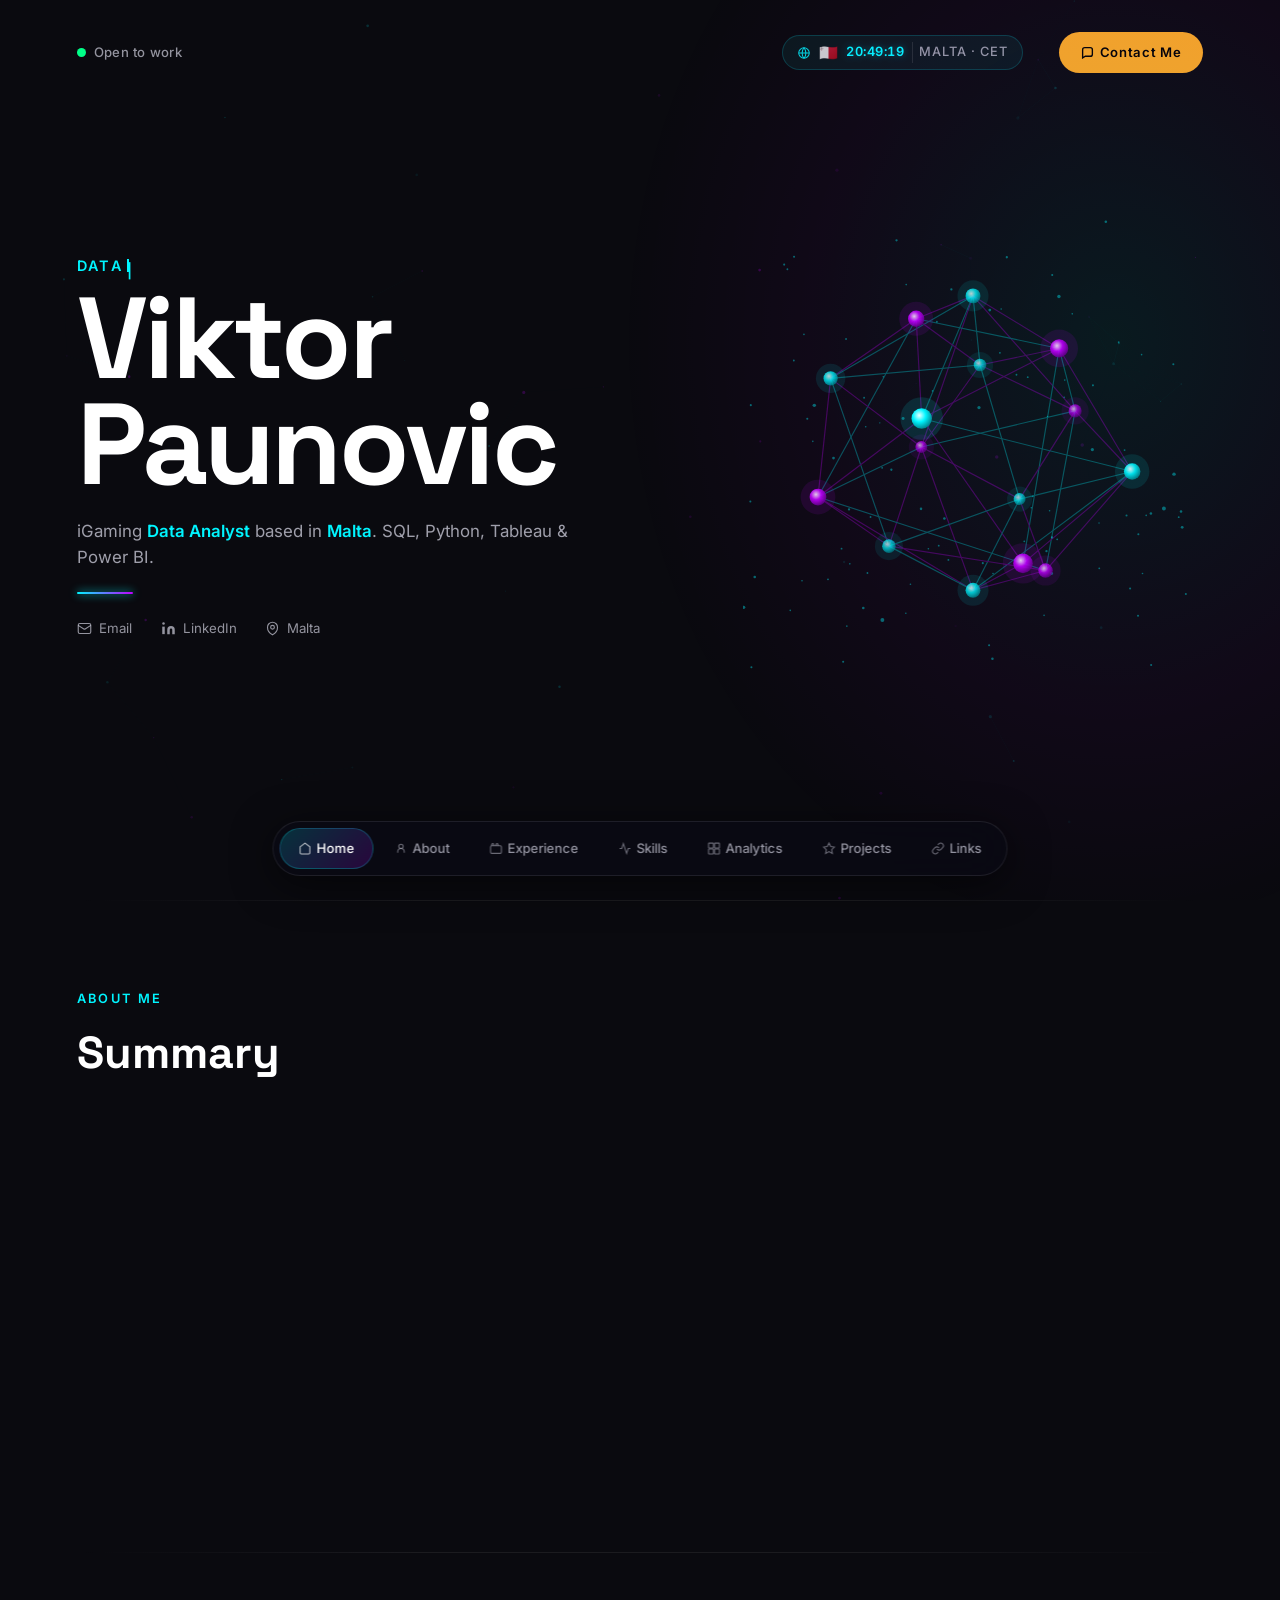
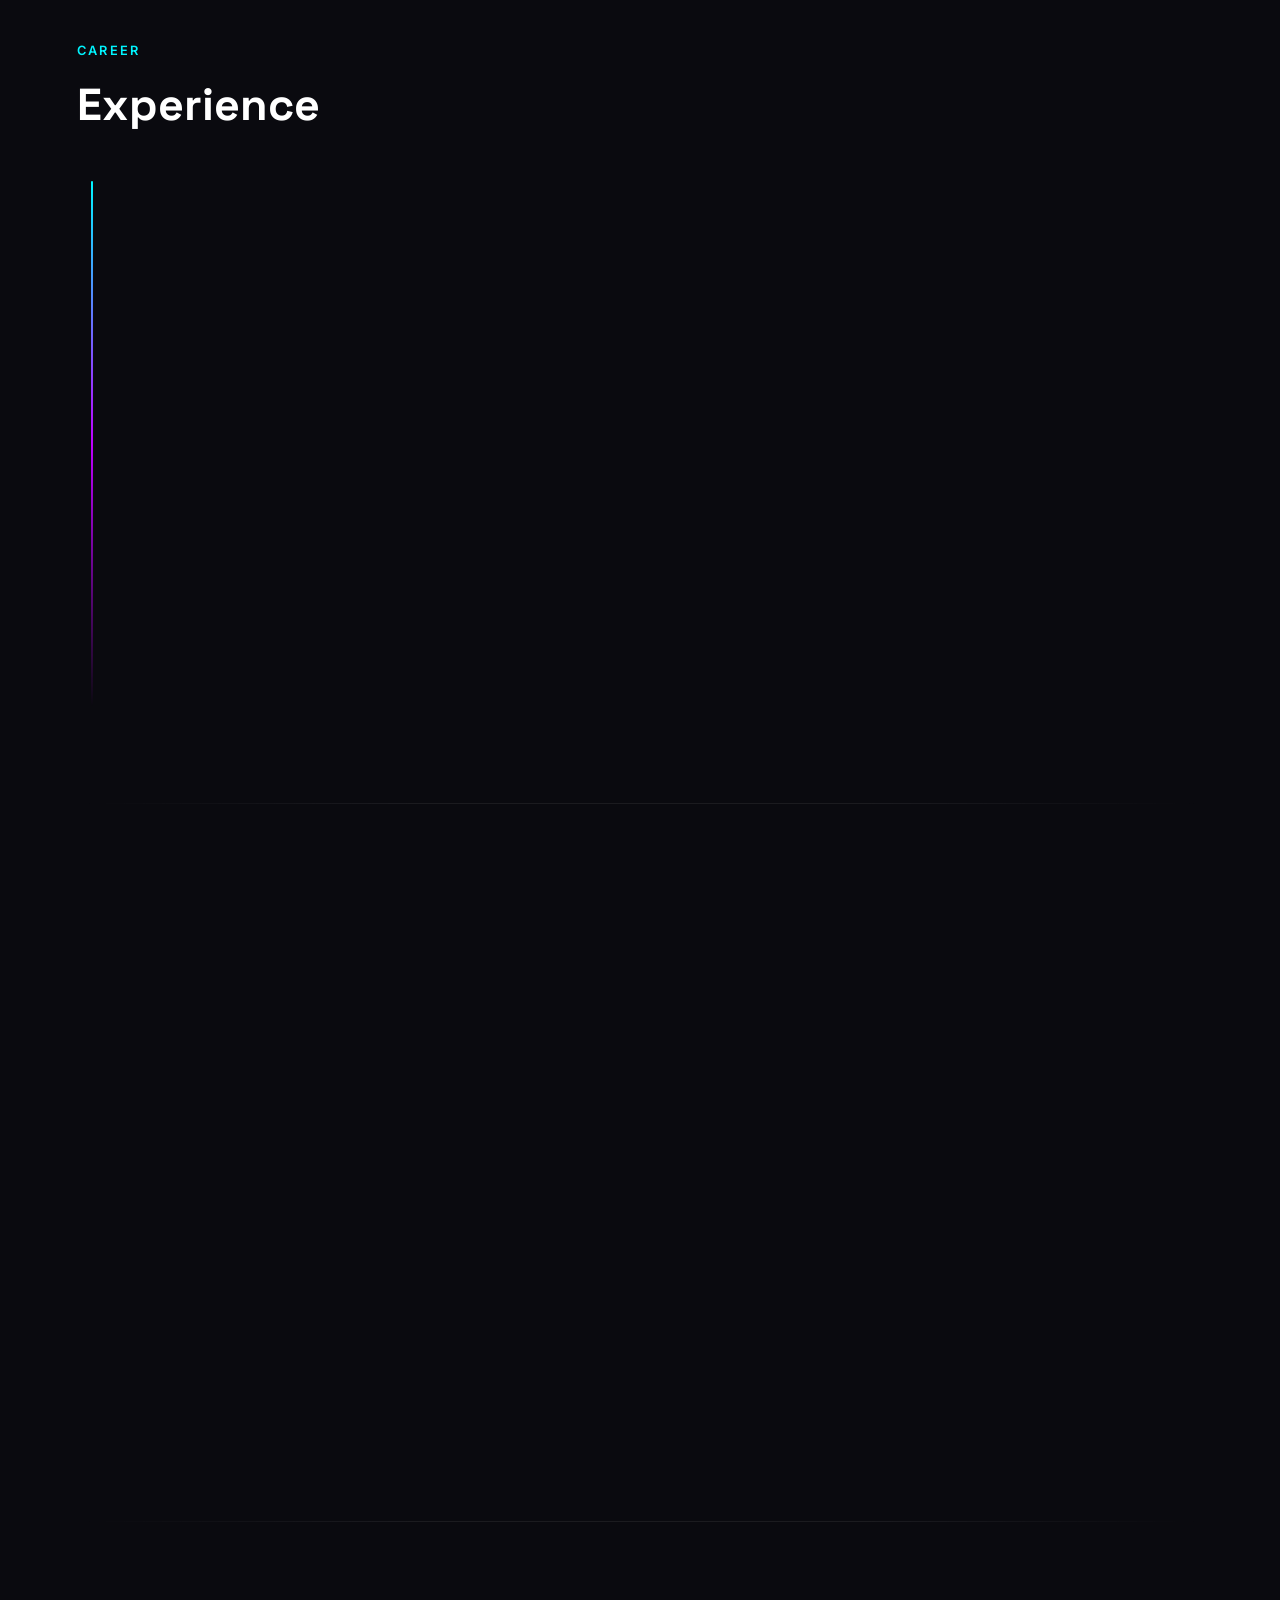
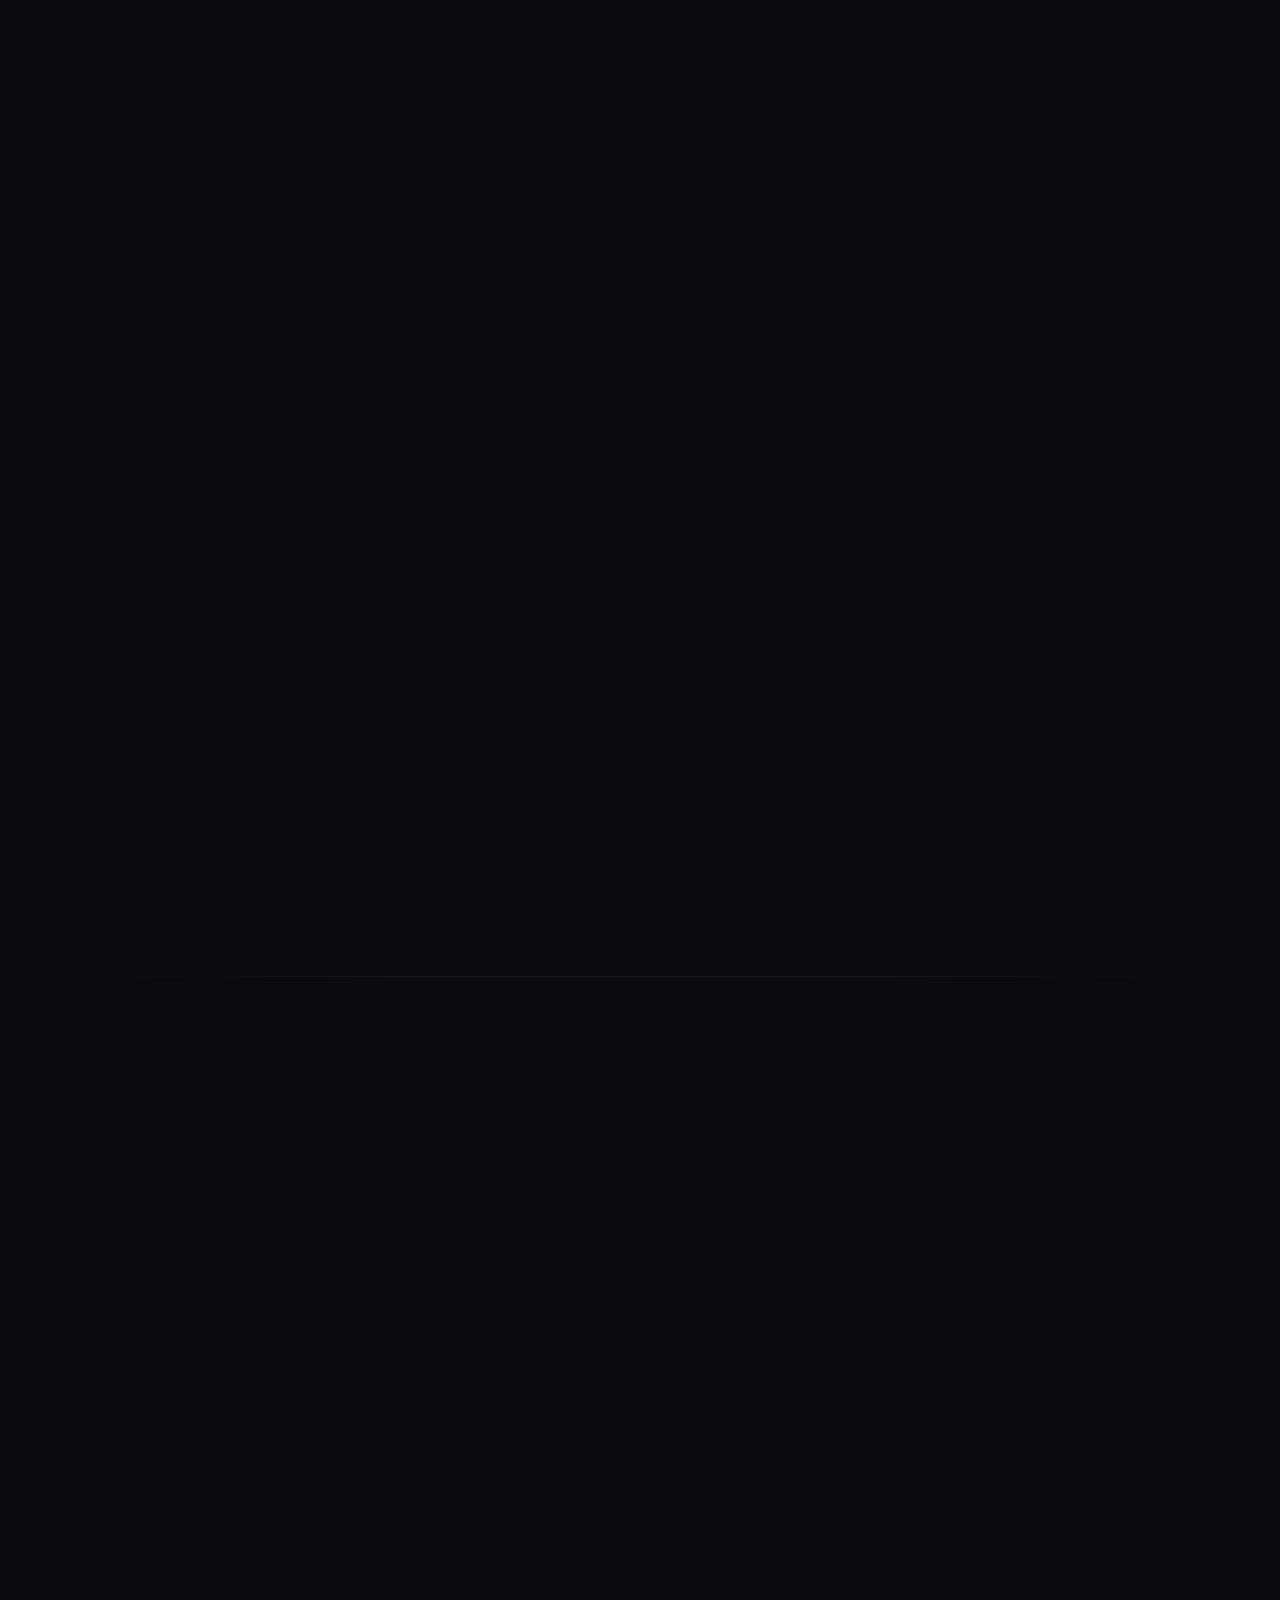
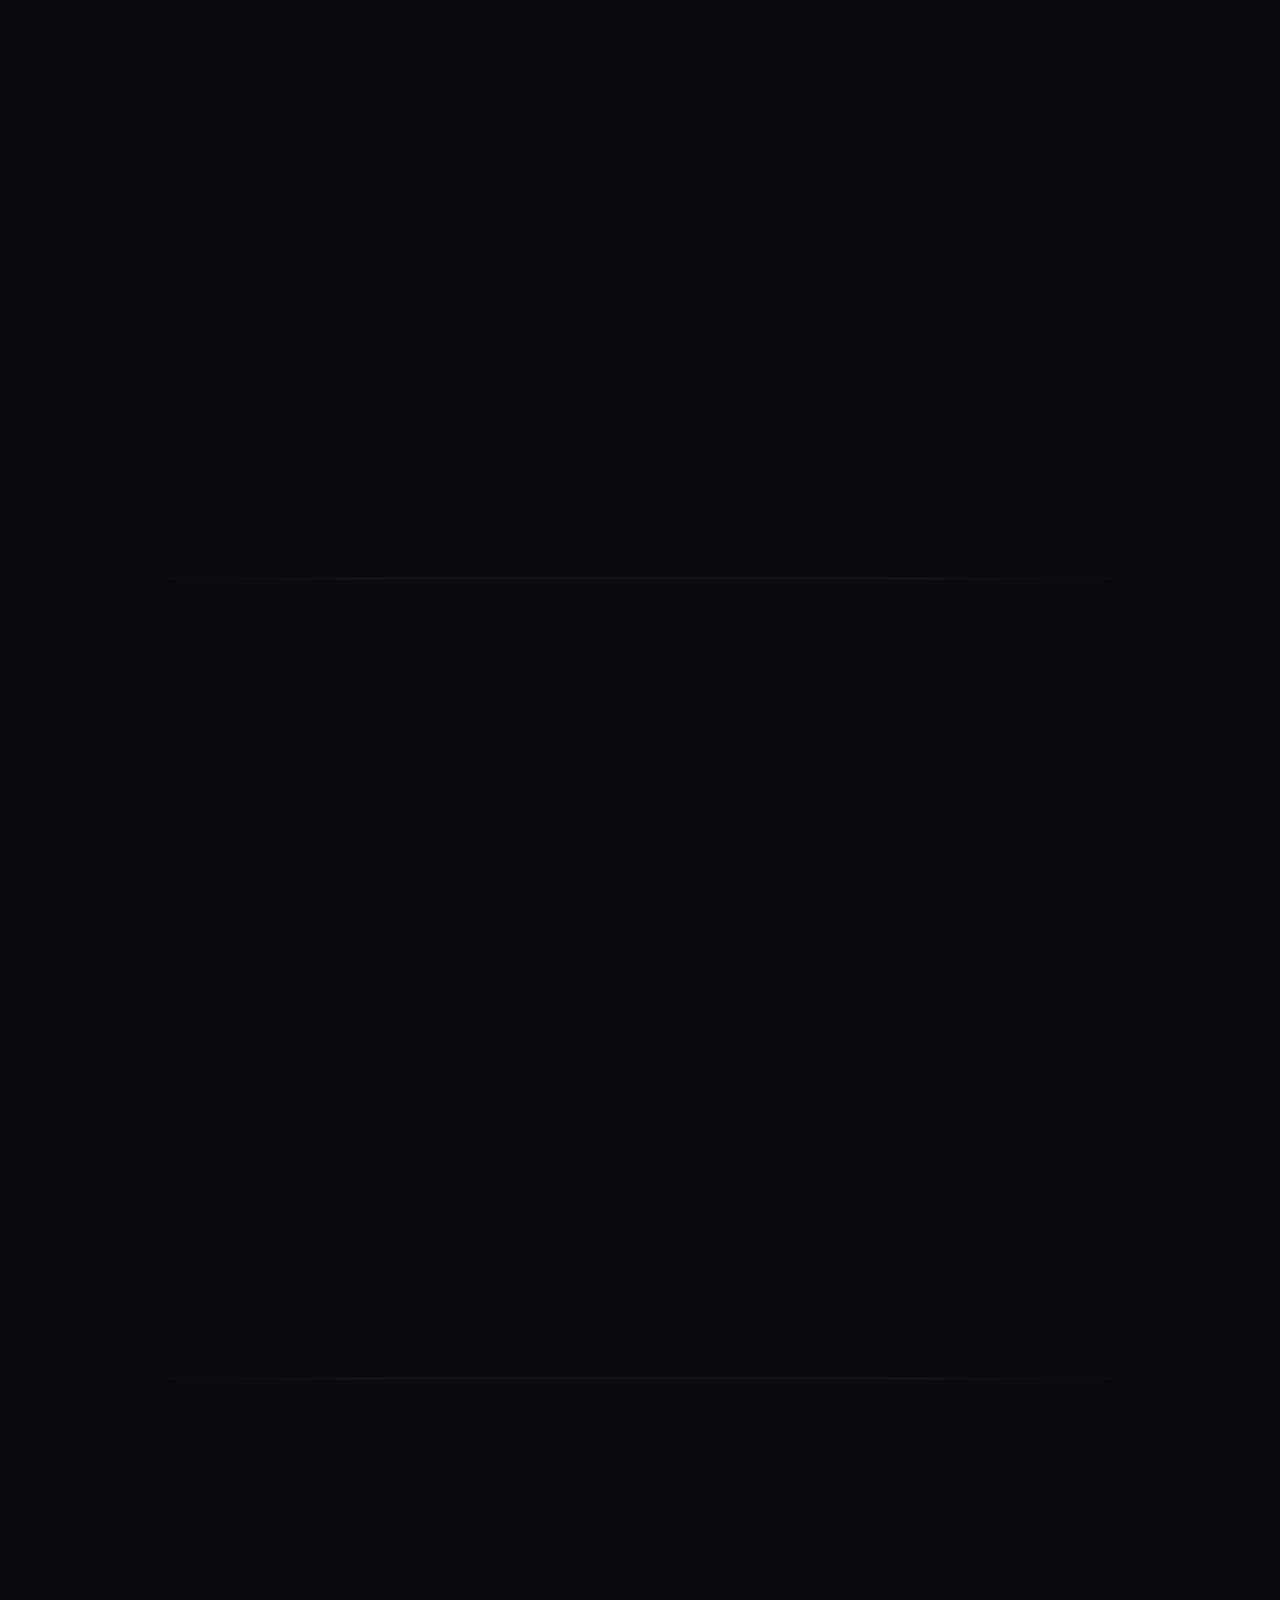
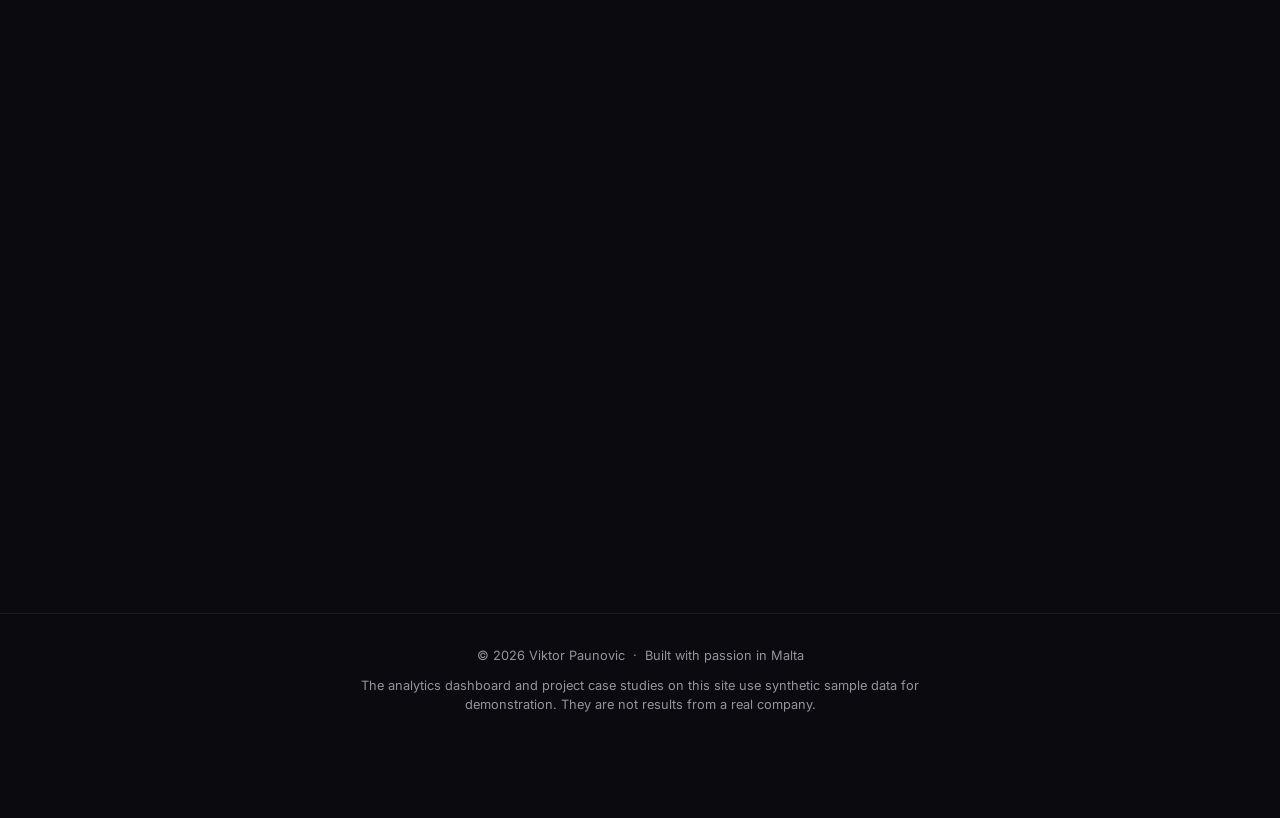
<file: index.html>
<!DOCTYPE html>
<html lang="en">
<head>
<meta charset="UTF-8">
<meta name="viewport" content="width=device-width, initial-scale=1.0">

<!-- ── PRIMARY META TAGS ─────────────────────────────── -->
<title>Viktor Paunovic — Data Analyst in Malta | iGaming Analytics & BI</title>
<meta name="title" content="Viktor Paunovic — Data Analyst in Malta | iGaming Analytics & BI">
<meta name="description" content="iGaming Data Analyst based in Malta specialising in SQL, Python, Tableau and Power BI. Building dashboards, player segmentation models and end-to-end data pipelines.">
<meta name="keywords" content="Data Analyst Malta, Data Analytics Malta, iGaming Data Analyst Malta, iGaming Analyst, SQL Developer Malta, Tableau Power BI Malta, Business Intelligence Malta, Viktor Paunovic, BI Developer Malta, Python Data Analyst, MCAST Software Development">
<meta name="author" content="Viktor Paunovic">
<meta name="robots" content="index, follow, max-snippet:-1, max-image-preview:large, max-video-preview:-1">
<meta name="googlebot" content="index, follow">
<link rel="canonical" href="https://viktorpaunovic.com/">

<!-- ── GEO TARGETING (Malta) ─────────────────────────── -->
<meta name="geo.region" content="MT">
<meta name="geo.placename" content="Malta">
<meta name="geo.position" content="35.937496;14.375416">
<meta name="ICBM" content="35.937496, 14.375416">

<!-- ── OPEN GRAPH / FACEBOOK / LINKEDIN ──────────────── -->
<meta property="og:type" content="website">
<meta property="og:url" content="https://viktorpaunovic.com/">
<meta property="og:title" content="Viktor Paunovic — Data Analyst in Malta">
<meta property="og:description" content="iGaming Data Analyst in Malta specialising in SQL, Python, Tableau & Power BI. View interactive dashboards, projects and case studies.">
<meta property="og:image" content="https://viktorpaunovic.com/og-image.png">
<meta property="og:image:type" content="image/png">
<meta property="og:image:width" content="1200">
<meta property="og:image:height" content="630">
<meta property="og:image:alt" content="Viktor Paunovic — Data Analyst, Malta">
<meta property="og:site_name" content="Viktor Paunovic Portfolio">
<meta property="og:locale" content="en_GB">

<!-- ── TWITTER CARD ──────────────────────────────────── -->
<meta name="twitter:card" content="summary_large_image">
<meta name="twitter:url" content="https://viktorpaunovic.com/">
<meta name="twitter:title" content="Viktor Paunovic — Data Analyst in Malta">
<meta name="twitter:description" content="iGaming Data Analyst in Malta specialising in SQL, Python, Tableau & Power BI.">
<meta name="twitter:image" content="https://viktorpaunovic.com/og-image.png">
<meta name="twitter:image:alt" content="Viktor Paunovic — Data Analyst, Malta">

<!-- ── THEME / ICONS ─────────────────────────────────── -->
<meta name="theme-color" content="#0a0a0f">
<meta name="color-scheme" content="dark">
<link rel="icon" href="/favicon.ico" sizes="48x48">
<link rel="icon" type="image/svg+xml" href="/favicon.svg">
<link rel="icon" type="image/png" sizes="192x192" href="/favicon-192.png">
<link rel="apple-touch-icon" href="/apple-touch-icon.png">

<!-- ── STRUCTURED DATA (Schema.org Person) ───────────── -->
<script type="application/ld+json">
{
  "@context": "https://schema.org",
  "@type": "Person",
  "name": "Viktor Paunovic",
  "alternateName": "Viktor Paunović",
  "url": "https://viktorpaunovic.com/",
  "image": "https://viktorpaunovic.com/og-image.png",
  "jobTitle": "iGaming Data Analyst",
  "description": "iGaming Data Analyst based in Malta specialising in SQL, Python, Tableau and Power BI.",
  "email": "mailto:viktor.paunovic027@gmail.com",
  "address": {
    "@type": "PostalAddress",
    "addressLocality": "Malta",
    "addressCountry": "MT"
  },
  "worksFor": {
    "@type": "Organization",
    "name": "Solaris Data",
    "industry": "iGaming"
  },
  "alumniOf": [
    {
      "@type": "EducationalOrganization",
      "name": "MCAST — Malta College of Arts, Science & Technology",
      "url": "https://www.mcast.edu.mt/"
    }
  ],
  "knowsAbout": [
    "Data Analytics", "SQL", "Python", "Tableau", "Power BI", "BigQuery",
    "iGaming Analytics", "Business Intelligence", "Data Visualization",
    "Player Segmentation", "KPI Reporting", "ETL", "MySQL", "SQLite",
    "Excel", "HTML", "CSS", "JavaScript"
  ],
  "sameAs": [
    "https://www.linkedin.com/in/viktorpaunovic027/",
    "https://github.com/ViktorPaunovic027"
  ],
  "nationality": "Serbian",
  "homeLocation": {
    "@type": "Place",
    "name": "Malta"
  }
}
</script>

<!-- Fonts are self-hosted (fonts/). Preload the heading font so the name renders in it straight away. -->
<link rel="preload" href="fonts/space-grotesk-latin-v22.woff2" as="font" type="font/woff2" crossorigin>
<link rel="stylesheet" href="css/main.css">
<script>
/* Runs before the page renders.
   - .js: lets CSS hide scroll-animated content only when JavaScript is running.
   - The loader intro plays only when a visitor enters the site on the home page, once
     per browser tab. Reloads, arrivals from the case-study pages, and visitors who
     prefer reduced motion go straight to the page.
   - Failsafe: if js/main.js never runs (blocked, failed to load), show the page anyway. */
(function(){
  var d=document.documentElement,seen=false,reduced=false;
  d.classList.add('js');
  try{seen=sessionStorage.getItem('intro-seen')==='1';sessionStorage.setItem('intro-seen','1');}
  /* Storage blocked: at least skip the intro on a reload or a back/forward visit. */
  catch(e){try{var n=performance.getEntriesByType('navigation')[0];if(n&&n.type!=='navigate')seen=true;}catch(_){}}
  /* Arriving from another page on this site (e.g. a case study) is not an entry to the site: skip the intro. */
  try{if(document.referrer&&new URL(document.referrer).origin===location.origin)seen=true;}catch(e){}
  try{reduced=matchMedia('(prefers-reduced-motion: reduce)').matches;}catch(e){}
  d.classList.add(seen||reduced?'intro-skip':'intro-play');
  setTimeout(function(){if(!window.__mainRan){d.classList.remove('intro-play');d.classList.add('intro-skip','intro-failsafe');}},5000);
})();
</script>
</head>
<body>

<!-- Static molecule, used by the loader and the hero. Generated from the same geometry as the 3D version in js/main.js. -->
<svg width="0" height="0" style="position:absolute" aria-hidden="true" focusable="false">
<defs><radialGradient id="mol-c" cx=".38" cy=".35" r=".7"><stop offset="0" stop-color="#e8ffff"/><stop offset=".45" stop-color="#00f5ff"/><stop offset="1" stop-color="#007a85"/></radialGradient><radialGradient id="mol-p" cx=".38" cy=".35" r=".7"><stop offset="0" stop-color="#f6e0ff"/><stop offset=".45" stop-color="#bf00ff"/><stop offset="1" stop-color="#5c0080"/></radialGradient></defs>
<symbol id="mol-sym" viewBox="0 0 400 400">
<g fill="#00f5ff" opacity=".4"><circle cx="6.8" cy="163.6" r="0.9"/><circle cx="315.5" cy="4.1" r="1.1"/><circle cx="168.6" cy="91.1" r="0.8"/><circle cx="336.6" cy="323" r="0.9"/><circle cx="92.9" cy="301.6" r="0.7"/><circle cx="247.6" cy="139.3" r="0.8"/><circle cx="268.7" cy="278.6" r="1"/><circle cx="251.9" cy="242.9" r="0.8"/><circle cx="78.7" cy="209.6" r="1.2"/><circle cx="106.7" cy="182.4" r="0.7"/><circle cx="122" cy="138.9" r="0.7"/><circle cx="343.8" cy="275.9" r="0.9"/><circle cx="245.9" cy="299.1" r="0.7"/><circle cx="333.5" cy="259.5" r="0.9"/><circle cx="73.9" cy="315.1" r="0.8"/><circle cx="175.1" cy="262.2" r="1.1"/><circle cx="110.9" cy="260.9" r="0.8"/><circle cx="205.2" cy="165.7" r="1.4"/><circle cx="60.7" cy="195.1" r="0.7"/><circle cx="178.6" cy="298.2" r="0.8"/><circle cx="0.6" cy="339.4" r="1.4"/><circle cx="374.2" cy="128" r="0.9"/><circle cx="89.6" cy="106.1" r="0.8"/><circle cx="154.8" cy="253.8" r="1.1"/><circle cx="44.2" cy="124.8" r="0.8"/><circle cx="35.8" cy="41.4" r="0.9"/><circle cx="145.6" cy="319.4" r="0.7"/><circle cx="55.9" cy="175.4" r="0.9"/><circle cx="108.2" cy="309.6" r="0.8"/><circle cx="129" cy="219.8" r="1"/><circle cx="53" cy="102.1" r="0.7"/><circle cx="90.3" cy="355.8" r="0.7"/><circle cx="350.6" cy="259.5" r="0.7"/><circle cx="85.7" cy="288.4" r="0.8"/><circle cx="214" cy="372.4" r="0.9"/><circle cx="347.4" cy="310" r="0.7"/><circle cx="268.3" cy="310" r="1.3"/><circle cx="92.2" cy="254.3" r="1"/><circle cx="223.4" cy="118.1" r="0.8"/><circle cx="170.2" cy="285.8" r="0.8"/><circle cx="133.5" cy="20.3" r="1"/><circle cx="214.6" cy="80.9" r="1.2"/><circle cx="346.6" cy="119.7" r="0.7"/><circle cx="380.9" cy="256" r="1.1"/><circle cx="250.7" cy="252.8" r="0.7"/><circle cx="121.2" cy="350.4" r="1.7"/><circle cx="62" cy="163.8" r="1.5"/><circle cx="141.9" cy="58.8" r="0.7"/><circle cx="263.9" cy="290.6" r="1"/><circle cx="105.3" cy="157.2" r="0.8"/><circle cx="164.8" cy="151.2" r="0.7"/><circle cx="104.6" cy="340" r="1.1"/><circle cx="87.1" cy="386.7" r="0.9"/><circle cx="266.6" cy="255.4" r="0.7"/><circle cx="381.9" cy="269.8" r="1.2"/><circle cx="51.3" cy="316.3" r="0.7"/><circle cx="139.2" cy="175.2" r="1.3"/><circle cx="385.1" cy="327.9" r="0.9"/><circle cx="150.5" cy="175" r="1.1"/><circle cx="304.3" cy="146.4" r="0.9"/><circle cx="244.6" cy="282" r="0.8"/><circle cx="274.7" cy="69.1" r="1.5"/><circle cx="286.3" cy="84.2" r="0.7"/><circle cx="354.9" cy="389.5" r="0.9"/><circle cx="224.5" cy="80" r="0.7"/><circle cx="141.6" cy="344.6" r="0.7"/><circle cx="354.7" cy="257.8" r="1.1"/><circle cx="217.4" cy="310" r="0.7"/><circle cx="229.4" cy="35" r="1"/><circle cx="216.9" cy="384.1" r="1.1"/><circle cx="121" cy="218.1" r="0.8"/><circle cx="161.2" cy="288.5" r="0.7"/><circle cx="279.8" cy="141.8" r="0.7"/><circle cx="261.8" cy="346.4" r="0.7"/><circle cx="208.5" cy="301" r="0.9"/><circle cx="41.1" cy="342.1" r="0.7"/><circle cx="343.5" cy="346.8" r="0.9"/><circle cx="326.7" cy="108.9" r="0.8"/><circle cx="268.9" cy="50.5" r="0.9"/><circle cx="303.8" cy="202.2" r="1.4"/><circle cx="273.2" cy="280.3" r="0.8"/><circle cx="38.6" cy="45.4" r="0.8"/><circle cx="181.2" cy="63" r="1"/><circle cx="237.8" cy="137.2" r="0.8"/><circle cx="331.8" cy="202.7" r="0.8"/><circle cx="44.4" cy="34.6" r="0.9"/><circle cx="279.3" cy="156.8" r="0.7"/><circle cx="10.2" cy="313" r="1.1"/><circle cx="366" cy="253.5" r="1.7"/><circle cx="7.3" cy="391.5" r="0.9"/><circle cx="309.8" cy="305.5" r="0.8"/><circle cx="378.9" cy="261" r="0.8"/><circle cx="264.8" cy="173.5" r="0.7"/><circle cx="374.8" cy="223.6" r="1.5"/><circle cx="6.4" cy="247.4" r="0.9"/></g>
<g stroke-width="1" opacity=".3"><line x1="200" y1="68.6" x2="150.6" y2="88.5" stroke="#bf00ff"/><line x1="200" y1="68.6" x2="206.1" y2="128.7" stroke="#00f5ff"/><line x1="200" y1="68.6" x2="274.9" y2="114.3" stroke="#bf00ff"/><line x1="200" y1="68.6" x2="76.2" y2="140.3" stroke="#00f5ff"/><line x1="200" y1="68.6" x2="288.8" y2="168.6" stroke="#bf00ff"/><line x1="200" y1="68.6" x2="155.4" y2="175.2" stroke="#00f5ff"/><line x1="200" y1="68.6" x2="155.1" y2="200" stroke="#bf00ff"/><line x1="150.6" y1="88.5" x2="206.1" y2="128.7" stroke="#bf00ff"/><line x1="150.6" y1="88.5" x2="274.9" y2="114.3" stroke="#00f5ff"/><line x1="150.6" y1="88.5" x2="76.2" y2="140.3" stroke="#bf00ff"/><line x1="150.6" y1="88.5" x2="155.4" y2="175.2" stroke="#bf00ff"/><line x1="150.6" y1="88.5" x2="65.2" y2="243.5" stroke="#00f5ff"/><line x1="206.1" y1="128.7" x2="274.9" y2="114.3" stroke="#bf00ff"/><line x1="206.1" y1="128.7" x2="76.2" y2="140.3" stroke="#00f5ff"/><line x1="206.1" y1="128.7" x2="288.8" y2="168.6" stroke="#bf00ff"/><line x1="206.1" y1="128.7" x2="155.1" y2="200" stroke="#bf00ff"/><line x1="206.1" y1="128.7" x2="240.5" y2="245.3" stroke="#00f5ff"/><line x1="274.9" y1="114.3" x2="288.8" y2="168.6" stroke="#00f5ff"/><line x1="274.9" y1="114.3" x2="155.4" y2="175.2" stroke="#bf00ff"/><line x1="274.9" y1="114.3" x2="338.4" y2="221.3" stroke="#bf00ff"/><line x1="274.9" y1="114.3" x2="243.5" y2="301.2" stroke="#00f5ff"/><line x1="76.2" y1="140.3" x2="155.1" y2="200" stroke="#bf00ff"/><line x1="76.2" y1="140.3" x2="65.2" y2="243.5" stroke="#bf00ff"/><line x1="76.2" y1="140.3" x2="126.9" y2="286.2" stroke="#00f5ff"/><line x1="288.8" y1="168.6" x2="155.1" y2="200" stroke="#00f5ff"/><line x1="288.8" y1="168.6" x2="338.4" y2="221.3" stroke="#bf00ff"/><line x1="288.8" y1="168.6" x2="240.5" y2="245.3" stroke="#bf00ff"/><line x1="288.8" y1="168.6" x2="263.1" y2="307.4" stroke="#00f5ff"/><line x1="155.4" y1="175.2" x2="338.4" y2="221.3" stroke="#00f5ff"/><line x1="155.4" y1="175.2" x2="65.2" y2="243.5" stroke="#bf00ff"/><line x1="155.4" y1="175.2" x2="243.5" y2="301.2" stroke="#bf00ff"/><line x1="155.1" y1="200" x2="65.2" y2="243.5" stroke="#00f5ff"/><line x1="155.1" y1="200" x2="240.5" y2="245.3" stroke="#bf00ff"/><line x1="155.1" y1="200" x2="126.9" y2="286.2" stroke="#bf00ff"/><line x1="155.1" y1="200" x2="200" y2="324.5" stroke="#bf00ff"/><line x1="338.4" y1="221.3" x2="240.5" y2="245.3" stroke="#00f5ff"/><line x1="338.4" y1="221.3" x2="243.5" y2="301.2" stroke="#bf00ff"/><line x1="338.4" y1="221.3" x2="263.1" y2="307.4" stroke="#bf00ff"/><line x1="338.4" y1="221.3" x2="200" y2="324.5" stroke="#00f5ff"/><line x1="65.2" y1="243.5" x2="243.5" y2="301.2" stroke="#00f5ff"/><line x1="65.2" y1="243.5" x2="126.9" y2="286.2" stroke="#bf00ff"/><line x1="65.2" y1="243.5" x2="200" y2="324.5" stroke="#bf00ff"/><line x1="240.5" y1="245.3" x2="126.9" y2="286.2" stroke="#00f5ff"/><line x1="240.5" y1="245.3" x2="263.1" y2="307.4" stroke="#bf00ff"/><line x1="240.5" y1="245.3" x2="200" y2="324.5" stroke="#00f5ff"/><line x1="243.5" y1="301.2" x2="263.1" y2="307.4" stroke="#00f5ff"/><line x1="243.5" y1="301.2" x2="200" y2="324.5" stroke="#bf00ff"/><line x1="126.9" y1="286.2" x2="263.1" y2="307.4" stroke="#bf00ff"/><line x1="126.9" y1="286.2" x2="200" y2="324.5" stroke="#00f5ff"/><line x1="263.1" y1="307.4" x2="200" y2="324.5" stroke="#bf00ff"/></g>
<g><g opacity="0.7"><circle cx="240.5" cy="245.3" r="10.9" fill="#00f5ff" opacity=".12"/><circle cx="240.5" cy="245.3" r="5.2" fill="url(#mol-c)"/></g><g opacity="0.7"><circle cx="155.1" cy="200" r="10.9" fill="#bf00ff" opacity=".12"/><circle cx="155.1" cy="200" r="5.2" fill="url(#mol-p)"/></g><g opacity="0.7"><circle cx="206.1" cy="128.7" r="11.4" fill="#00f5ff" opacity=".12"/><circle cx="206.1" cy="128.7" r="5.5" fill="url(#mol-c)"/></g><g opacity="0.7"><circle cx="288.8" cy="168.6" r="11.8" fill="#bf00ff" opacity=".12"/><circle cx="288.8" cy="168.6" r="5.7" fill="url(#mol-p)"/></g><g opacity="0.7"><circle cx="126.9" cy="286.2" r="12.2" fill="#00f5ff" opacity=".12"/><circle cx="126.9" cy="286.2" r="5.9" fill="url(#mol-c)"/></g><g opacity="0.8"><circle cx="76.2" cy="140.3" r="12.8" fill="#00f5ff" opacity=".12"/><circle cx="76.2" cy="140.3" r="6.2" fill="url(#mol-c)"/></g><g opacity="0.8"><circle cx="263.1" cy="307.4" r="13.1" fill="#bf00ff" opacity=".12"/><circle cx="263.1" cy="307.4" r="6.3" fill="url(#mol-p)"/></g><g opacity="0.8"><circle cx="200" cy="68.6" r="13.5" fill="#00f5ff" opacity=".12"/><circle cx="200" cy="68.6" r="6.5" fill="url(#mol-c)"/></g><g opacity="0.8"><circle cx="200" cy="324.5" r="13.5" fill="#00f5ff" opacity=".12"/><circle cx="200" cy="324.5" r="6.5" fill="url(#mol-c)"/></g><g opacity="0.9"><circle cx="150.6" cy="88.5" r="14.8" fill="#bf00ff" opacity=".12"/><circle cx="150.6" cy="88.5" r="7.1" fill="url(#mol-p)"/></g><g opacity="0.9"><circle cx="338.4" cy="221.3" r="15" fill="#00f5ff" opacity=".12"/><circle cx="338.4" cy="221.3" r="7.2" fill="url(#mol-c)"/></g><g opacity="0.9"><circle cx="65.2" cy="243.5" r="15.1" fill="#bf00ff" opacity=".12"/><circle cx="65.2" cy="243.5" r="7.3" fill="url(#mol-p)"/></g><g opacity="0.9"><circle cx="274.9" cy="114.3" r="16.4" fill="#bf00ff" opacity=".12"/><circle cx="274.9" cy="114.3" r="7.9" fill="url(#mol-p)"/></g><g opacity="0.9"><circle cx="243.5" cy="301.2" r="17.6" fill="#bf00ff" opacity=".12"/><circle cx="243.5" cy="301.2" r="8.5" fill="url(#mol-p)"/></g><g opacity="1"><circle cx="155.4" cy="175.2" r="18.5" fill="#00f5ff" opacity=".12"/><circle cx="155.4" cy="175.2" r="8.9" fill="url(#mol-c)"/></g></g>
</symbol></svg>

<div id="cursor"></div>
<div id="cursor-ring"></div>
<canvas id="cursor-trail"></canvas>
<canvas id="particle-canvas"></canvas>

<!-- Scroll progress bar -->
<div id="scroll-progress"></div>

<!-- LOADER: shown only when a visitor enters the site (see the script in <head>). Only the status line is
     exposed to screen readers: the name repeats the page <h1>, and the charts are drawings with no data. -->
<div id="loader">
  <div class="l-bg" aria-hidden="true"></div>
  <div class="l-charts" aria-hidden="true">
    <svg class="l-chart l-chart--line" viewBox="0 0 184 108" focusable="false"><defs><linearGradient id="lc-area" x1="0" y1="0" x2="0" y2="1"><stop offset="0" stop-color="#00f5ff" stop-opacity=".2"/><stop offset="1" stop-color="#00f5ff" stop-opacity="0"/></linearGradient><linearGradient id="lc-fade" x1="0" y1="0" x2="1" y2="0"><stop offset="0" stop-color="#fff" stop-opacity="0"/><stop offset=".22" stop-color="#fff"/></linearGradient><mask id="lc-mask"><rect x="16" y="36" width="152" height="60" fill="url(#lc-fade)"/></mask></defs><rect class="l-card" x=".5" y=".5" width="183" height="107" rx="12"/><rect class="l-sk" x="16" y="16" width="46" height="5" rx="2.5"/><rect class="l-sk l-sk--2" x="16" y="27" width="28" height="4" rx="2"/><path class="l-grid" d="M16 50.5H168M16 68.5H168M16 86.5H168"/><g mask="url(#lc-mask)"><g class="l-scroll"><path d="M3.3 64.6c2.1-1.5 8.4-7.8 12.7-9c4.2-1.3 8.4 .1 12.7 1.5c4.2 1.4 8.4 5.8 12.7 7.1c4.2 1.3 8.4 1.6 12.7 .9c4.2-.6 8.4-4.1 12.7-4.8c4.2-.7 8.4-.9 12.7 .7c4.2 1.6 8.4 6.1 12.7 9.1c4.2 3 8.4 6.9 12.7 8.9c4.2 2 8.4 2.9 12.7 3.3c4.2 .4 8.4 .1 12.7-1c4.2-1.1 8.4-2.9 12.7-5.6c4.2-2.8 8.4-7.7 12.7-11c4.2-3.3 8.4-7.8 12.7-9c4.2-1.3 8.4 .1 12.7 1.5c4.2 1.4 8.4 5.8 12.7 7.1c4.2 1.3 8.4 1.6 12.7 .9c4.2-.6 8.4-4.1 12.7-4.8c4.2-.7 8.4-.9 12.7 .7c4.2 1.6 8.4 6.1 12.7 9.1c4.2 3 8.4 6.9 12.7 8.9c4.2 2 8.4 2.9 12.7 3.3c4.2 .4 8.4 .1 12.7-1c4.2-1.1 8.4-2.9 12.7-5.6c4.2-2.8 8.4-7.7 12.7-11c4.2-3.3 8.4-7.8 12.7-9c4.2-1.3 10.6 1.2 12.7 1.5V94H3.3Z" fill="url(#lc-area)"/><path class="l-line" d="M3.3 64.6c2.1-1.5 8.4-7.8 12.7-9c4.2-1.3 8.4 .1 12.7 1.5c4.2 1.4 8.4 5.8 12.7 7.1c4.2 1.3 8.4 1.6 12.7 .9c4.2-.6 8.4-4.1 12.7-4.8c4.2-.7 8.4-.9 12.7 .7c4.2 1.6 8.4 6.1 12.7 9.1c4.2 3 8.4 6.9 12.7 8.9c4.2 2 8.4 2.9 12.7 3.3c4.2 .4 8.4 .1 12.7-1c4.2-1.1 8.4-2.9 12.7-5.6c4.2-2.8 8.4-7.7 12.7-11c4.2-3.3 8.4-7.8 12.7-9c4.2-1.3 8.4 .1 12.7 1.5c4.2 1.4 8.4 5.8 12.7 7.1c4.2 1.3 8.4 1.6 12.7 .9c4.2-.6 8.4-4.1 12.7-4.8c4.2-.7 8.4-.9 12.7 .7c4.2 1.6 8.4 6.1 12.7 9.1c4.2 3 8.4 6.9 12.7 8.9c4.2 2 8.4 2.9 12.7 3.3c4.2 .4 8.4 .1 12.7-1c4.2-1.1 8.4-2.9 12.7-5.6c4.2-2.8 8.4-7.7 12.7-11c4.2-3.3 8.4-7.8 12.7-9c4.2-1.3 10.6 1.2 12.7 1.5"/></g></g></svg>
    <svg class="l-chart l-chart--bars" viewBox="0 0 184 108" focusable="false"><defs><linearGradient id="lc-bar" x1="0" y1="0" x2="0" y2="1"><stop offset="0" stop-color="#00f5ff" stop-opacity=".55"/><stop offset="1" stop-color="#00f5ff" stop-opacity=".08"/></linearGradient><linearGradient id="lc-bar2" x1="0" y1="0" x2="0" y2="1"><stop offset="0" stop-color="#bf00ff" stop-opacity=".55"/><stop offset="1" stop-color="#bf00ff" stop-opacity=".08"/></linearGradient></defs><rect class="l-card" x=".5" y=".5" width="183" height="107" rx="12"/><rect class="l-sk" x="16" y="16" width="46" height="5" rx="2.5"/><rect class="l-sk l-sk--2" x="16" y="27" width="28" height="4" rx="2"/><path class="l-axis" d="M16 94.5H168"/><rect class="l-b" x="16" y="73.5" width="10" height="20.5" rx="2" style="--lo:.7;--d:-0s"/><rect class="l-b" x="33.8" y="65.9" width="10" height="28.1" rx="2" style="--lo:.8;--d:-1.4s"/><rect class="l-b" x="51.5" y="69.2" width="10" height="24.8" rx="2" style="--lo:.8;--d:-2.7s"/><rect class="l-b" x="69.3" y="59.4" width="10" height="34.6" rx="2" style="--lo:.8;--d:-4.1s"/><rect class="l-b" x="87" y="62.7" width="10" height="31.3" rx="2" style="--lo:.8;--d:-1.3s"/><rect class="l-b" x="104.8" y="51.9" width="10" height="42.1" rx="2" style="--lo:.9;--d:-2.7s"/><rect class="l-b" x="122.5" y="56.2" width="10" height="37.8" rx="2" style="--lo:.7;--d:-4s"/><rect class="l-b l-b--accent" x="140.3" y="44.3" width="10" height="49.7" rx="2" style="--lo:.8;--d:-1.2s"/><rect class="l-b" x="158" y="49.7" width="10" height="44.3" rx="2" style="--lo:.8;--d:-2.6s"/></svg>
    <svg class="l-chart l-chart--donut" viewBox="0 0 184 108" focusable="false"><rect class="l-card" x=".5" y=".5" width="183" height="107" rx="12"/><rect class="l-sk" x="16" y="16" width="46" height="5" rx="2.5"/><rect class="l-sk l-sk--2" x="16" y="27" width="28" height="4" rx="2"/><circle class="l-ring-in" cx="50" cy="66" r="13"/><g class="l-spin"><path class="l-arc l-arc--c" d="M50 45A21 21 0 1 1 44.8 86.3"/><path class="l-arc l-arc--p" d="M39.9 84.4A21 21 0 0 1 29 67.3"/><path class="l-arc l-arc--n" d="M29.4 62.1A21 21 0 0 1 44.8 45.7"/></g><circle class="l-key l-key--c" cx="98" cy="52" r="2.6"/><rect class="l-sk" x="106" y="50" width="44" height="4" rx="2"/><circle class="l-key l-key--p" cx="98" cy="66" r="2.6"/><rect class="l-sk" x="106" y="64" width="34" height="4" rx="2"/><circle class="l-key l-key--n" cx="98" cy="80" r="2.6"/><rect class="l-sk" x="106" y="78" width="24" height="4" rx="2"/></svg>
    <svg class="l-chart l-chart--scatter" viewBox="0 0 184 108" focusable="false"><rect class="l-card" x=".5" y=".5" width="183" height="107" rx="12"/><rect class="l-sk" x="16" y="16" width="46" height="5" rx="2.5"/><rect class="l-sk l-sk--2" x="16" y="27" width="28" height="4" rx="2"/><path class="l-band" d="M18 77.8L36.5 75.2L55 72.1L73.5 68.3L92 63.9L110.5 58.8L129 53.2L147.5 46.9L166 39.9L166 56.4L147.5 58.8L129 61.9L110.5 65.6L92 69.9L73.5 74.8L55 80.4L36.5 86.5L18 93.3Z"/><path class="l-trend" d="M18 85.6L166 48.2"/><path class="l-trace" d="M18 85.6L166 48.2" pathLength="100"/><circle class="l-dot" cx="19.5" cy="86.3" r="1.9" style="--d:-0s"/><circle class="l-dot" cx="30.3" cy="77.8" r="1.9" style="--d:-.6s"/><circle class="l-dot" cx="42.2" cy="79.6" r="1.9" style="--d:-1.2s"/><circle class="l-dot" cx="49.7" cy="78.4" r="1.9" style="--d:-1.8s"/><circle class="l-dot" cx="58.7" cy="73.4" r="1.9" style="--d:-2.4s"/><circle class="l-dot" cx="66.6" cy="77.3" r="1.9" style="--d:-3.1s"/><circle class="l-dot" cx="75.4" cy="70.3" r="1.9" style="--d:-.1s"/><circle class="l-dot" cx="86.8" cy="73.4" r="1.9" style="--d:-.7s"/><circle class="l-dot" cx="95" cy="60.9" r="1.9" style="--d:-1.3s"/><circle class="l-dot" cx="103.4" cy="67.7" r="1.9" style="--d:-1.9s"/><circle class="l-dot" cx="114.5" cy="62.2" r="1.9" style="--d:-2.5s"/><circle class="l-dot" cx="123.1" cy="55.4" r="1.9" style="--d:-3.1s"/><circle class="l-dot" cx="131.4" cy="61" r="1.9" style="--d:-.1s"/><circle class="l-dot" cx="139.2" cy="50.5" r="1.9" style="--d:-.7s"/><circle class="l-dot" cx="151.2" cy="54.5" r="1.9" style="--d:-1.3s"/><circle class="l-dot" cx="157.6" cy="48.2" r="1.9" style="--d:-2s"/><circle class="l-dot l-dot--accent" cx="70" cy="50" r="2.2" style="--d:-2.6s"/><circle class="l-dot l-dot--accent" cx="140" cy="86" r="2.2" style="--d:-3.2s"/></svg>
  </div>
  <div class="l-center">
    <div class="l-stage" aria-hidden="true"></div>
    <div class="l-copy">
      <div class="l-identity" aria-hidden="true"><p class="l-name">Viktor Paunovic</p><p class="l-role">Data Analyst</p></div>
      <div class="l-progress"><div class="l-bar" aria-hidden="true"></div><p class="l-status" role="status">Loading data<span class="l-dots" aria-hidden="true"><i>.</i><i>.</i><i>.</i></span></p></div>
    </div>
  </div>
  <canvas id="loader-net" aria-hidden="true"></canvas>
</div>

<!-- PAGE -->
<div class="page" id="page-content">

<section id="home">
  <div class="hero-bar">
    <div class="badge-open"><div class="dot-pulse"></div>Open to work</div>
    <div class="malta-clock" id="malta-clock" title="Live local time in Malta">
      <svg viewBox="0 0 24 24" fill="none" stroke="currentColor" stroke-width="1.8" class="mc-globe"><circle cx="12" cy="12" r="9"/><path d="M3 12h18M12 3a14 14 0 0 1 0 18M12 3a14 14 0 0 0 0 18"/></svg>
      <span class="mc-flag">🇲🇹</span>
      <span class="mc-time" id="malta-time">--:--:--</span>
      <span class="mc-zone">Malta · CET</span>
    </div>
    <a href="#links" class="btn-cv"><svg width="13" height="13" viewBox="0 0 24 24" fill="none" stroke="currentColor" stroke-width="2.5"><path d="M21 15a4 4 0 0 1-4 4H8l-5 3V7a4 4 0 0 1 4-4h10a4 4 0 0 1 4 4z"/></svg>Contact Me</a>
  </div>
  <div class="hero-body">
    <div class="hero-left">
      <div class="hero-tag"><span id="typewriter"></span><span class="type-cursor">|</span></div>
      <h1 class="hero-name"><span>Viktor</span><span>Paunovic</span></h1>
      <p class="hero-sub" itemprop="description">iGaming <strong>Data Analyst</strong> based in <strong>Malta</strong>. SQL, Python, Tableau &amp; Power BI.</p>
      <div class="hero-rule"></div>
      <div class="hero-contacts">
        <a href="mailto:viktor.paunovic027@gmail.com" class="contact-link" aria-label="Email Viktor Paunovic" title="Send an email"><svg viewBox="0 0 24 24" fill="none" stroke="currentColor" stroke-width="1.8" aria-hidden="true"><rect x="2" y="4" width="20" height="16" rx="2.5"/><path d="m22 7-8.97 5.7a1.94 1.94 0 0 1-2.06 0L2 7"/></svg>Email</a>
        <a href="https://www.linkedin.com/in/viktor-paunovic-7b0a75384/" class="contact-link" target="_blank"><svg viewBox="0 0 24 24" fill="currentColor"><path d="M16 8a6 6 0 0 1 6 6v7h-4v-7a2 2 0 0 0-4 0v7h-4v-7a6 6 0 0 1 6-6z"/><rect x="2" y="9" width="4" height="12"/><circle cx="4" cy="4" r="2"/></svg>LinkedIn</a>
        <span class="contact-link"><svg viewBox="0 0 24 24" fill="none" stroke="currentColor" stroke-width="1.8"><path d="M12 22s-8-4.5-8-11.8A8 8 0 0 1 12 2a8 8 0 0 1 8 8.2c0 7.3-8 11.8-8 11.8z"/><circle cx="12" cy="10" r="3"/></svg>Malta</span>
      </div>
    </div>
    <div class="hero-right" id="hero-right"><svg class="mol-svg" id="hero-mol" viewBox="0 0 400 400" aria-hidden="true" focusable="false"><use href="#mol-sym"/></svg></div>
  </div>
</section>

<div class="divider"></div>
<section id="about" class="section">
  <div class="s-eyebrow">About me</div>
  <h2 class="s-title">Summary</h2>
  <div class="g-card about-card fade-in">
    <p>I'm a Data Analyst based in <strong>Malta</strong> with nearly 7 years of island living and close to 2 years of hands-on experience in the <strong>iGaming industry</strong>. As a Data Analyst at Solaris Data, I work with large datasets to surface insights that drive product and business decisions, while studying part-time for a B.Sc. (Hons) in Applied Data Sciences at MCAST. I turn my academic foundation into real-world impact, and I'm always open to new challenges in data and BI.</p>
    <div class="stats-row">
      <div class="stat-item"><span class="stat-num" data-target="7">7</span><span class="stat-label">Years in Malta</span></div>
      <div class="stat-item"><span class="stat-num" data-target="2">2</span><span class="stat-label">Industries</span></div>
      <div class="stat-item"><span class="stat-num" data-target="50" data-suffix="+">50+</span><span class="stat-label">Dashboards Built</span></div>
      <div class="stat-item"><span class="stat-num" data-target="1200" data-suffix="+">1200+</span><span class="stat-label">Queries Written</span></div>
    </div>
  </div>
</section>

<div class="divider"></div>
<section id="experience" class="section">
  <div class="s-eyebrow">Career</div>
  <h2 class="s-title">Experience</h2>
  <div class="timeline">
    <div class="t-item fade-in"><div class="t-dot"></div><div class="g-card"><div class="t-period">2024 - Present · Malta</div><h3 class="t-role">iGaming Data Analyst</h3><div class="t-company">Solaris Data</div><p class="t-desc">Analysing player behaviour and business KPIs using SQL, Python, and BI tools. Building dashboards in Tableau and Power BI to support stakeholder reporting and drive data-informed decisions across product and operations teams. Working alongside part-time studies at MCAST.</p></div></div>
    <div class="t-item fade-in"><div class="t-dot"></div><div class="g-card"><div class="t-period">2023 - 2026 · Malta</div><h3 class="t-role">Advanced Diploma in IT (Software Development)</h3><div class="t-company">MCAST — Malta College of Arts, Science &amp; Technology</div><p class="t-desc">Studied software development at MQF Level 4, specialising in server-side and client-side scripting, database design and development, and mobile application development. Built end-to-end data pipelines and dashboards in Python and SQL through coursework and personal projects, then progressed to the B.Sc. (Hons) in Applied Data Sciences.</p></div></div>  </div>
</section>

<div class="divider"></div>
<section id="skills" class="section">
  <div class="s-eyebrow">Expertise</div>
  <h2 class="s-title">Skills &amp; Tools</h2>
  <div class="skills-wrap stagger" id="skills-wrap">
    <div class="g-card">
      <div class="sk-group-label">Tools &amp; Platforms</div>
      <div class="sk-item"><div class="sk-row"><div class="sk-name"><div class="sk-badge" aria-hidden="true" style="background:#1a6fbd;color:#fff">TB</div>Tableau</div><div class="sk-pct">Advanced</div></div><div class="sk-track"><div class="sk-fill c" data-w="82"></div></div></div>
      <div class="sk-item"><div class="sk-row"><div class="sk-name"><div class="sk-badge" aria-hidden="true" style="background:#f2c811;color:#000">PBI</div>Power BI</div><div class="sk-pct">Advanced</div></div><div class="sk-track"><div class="sk-fill c" data-w="82"></div></div></div>
      <div class="sk-item"><div class="sk-row"><div class="sk-name"><div class="sk-badge" aria-hidden="true" style="background:#4285f4;color:#fff">BQ</div>BigQuery</div><div class="sk-pct">Expert</div></div><div class="sk-track"><div class="sk-fill c" data-w="95"></div></div></div>
      <div class="sk-item"><div class="sk-row"><div class="sk-name"><div class="sk-badge" aria-hidden="true" style="background:#003b57;color:#7fc8e8">SQ</div>SQLite</div><div class="sk-pct">Expert</div></div><div class="sk-track"><div class="sk-fill c" data-w="95"></div></div></div>
      <div class="sk-item"><div class="sk-row"><div class="sk-name"><div class="sk-badge" aria-hidden="true" style="background:#00618a;color:#fff">MY</div>MySQL</div><div class="sk-pct">Advanced</div></div><div class="sk-track"><div class="sk-fill c" data-w="82"></div></div></div>
    </div>
    <div class="g-card">
      <div class="sk-group-label">Languages &amp; Tech</div>
      <div class="sk-item"><div class="sk-row"><div class="sk-name"><div class="sk-badge" aria-hidden="true" style="background:#3776ab;color:#fff">PY</div>Python</div><div class="sk-pct">Expert</div></div><div class="sk-track"><div class="sk-fill p" data-w="95"></div></div></div>
      <div class="sk-item"><div class="sk-row"><div class="sk-name"><div class="sk-badge" aria-hidden="true" style="background:#150458;color:#ffca00">PD</div>Pandas</div><div class="sk-pct">Expert</div></div><div class="sk-track"><div class="sk-fill p" data-w="95"></div></div></div>
      <div class="sk-item"><div class="sk-row"><div class="sk-name"><div class="sk-badge" aria-hidden="true" style="background:#4479a1;color:#fff">SQL</div>SQL (general)</div><div class="sk-pct">Expert</div></div><div class="sk-track"><div class="sk-fill p" data-w="95"></div></div></div>
      <div class="sk-item"><div class="sk-row"><div class="sk-name"><div class="sk-badge" aria-hidden="true" style="background:#f2c811;color:#000">DAX</div>DAX</div><div class="sk-pct">Advanced</div></div><div class="sk-track"><div class="sk-fill p" data-w="82"></div></div></div>
      <div class="sk-item"><div class="sk-row"><div class="sk-name"><div class="sk-badge" aria-hidden="true" style="background:#217346;color:#fff">XL</div>Excel</div><div class="sk-pct">Advanced</div></div><div class="sk-track"><div class="sk-fill p" data-w="82"></div></div></div>
    </div>
  </div>
</section>

<!-- iGaming Dashboard -->
<div class="divider"></div>
<section id="analytics" class="section">
  <div class="s-eyebrow">Interactive Demo</div>
  <h2 class="s-title">iGaming Analytics Dashboard</h2>
  <div id="db-root"><p class="db-placeholder db-loading">Loading dashboard…</p><noscript><p class="db-placeholder">The interactive dashboard needs JavaScript.</p></noscript></div>
</section>

<!-- Projects -->
<div class="divider"></div>
<section id="projects" class="section">
  <div class="s-eyebrow">Work</div>
  <h2 class="s-title">Projects</h2>
  <div class="projects-grid stagger">
    <div class="g-card proj-card fade-in">
      <div class="proj-thumb t1"><div class="proj-thumb-inner"><svg viewBox="0 0 200 120" fill="none"><path d="M100 60L40 24M100 60L160 24M100 60L40 96M100 60L160 96M100 60H22M100 60H178" stroke="rgba(0,245,255,.35)" stroke-width="1.5"/><rect x="76" y="46" width="48" height="28" rx="5" fill="rgba(0,245,255,.18)" stroke="rgba(0,245,255,.7)" stroke-width="1.5"/><rect x="22" y="14" width="36" height="20" rx="4" fill="rgba(191,0,255,.14)" stroke="rgba(191,0,255,.6)"/><rect x="142" y="14" width="36" height="20" rx="4" fill="rgba(191,0,255,.14)" stroke="rgba(191,0,255,.6)"/><rect x="22" y="86" width="36" height="20" rx="4" fill="rgba(191,0,255,.14)" stroke="rgba(191,0,255,.6)"/><rect x="142" y="86" width="36" height="20" rx="4" fill="rgba(191,0,255,.14)" stroke="rgba(191,0,255,.6)"/><rect x="4" y="50" width="22" height="20" rx="4" fill="rgba(191,0,255,.14)" stroke="rgba(191,0,255,.6)"/><rect x="174" y="50" width="22" height="20" rx="4" fill="rgba(191,0,255,.14)" stroke="rgba(191,0,255,.6)"/></svg></div></div>
      <div class="proj-body"><h3 class="proj-title">iGaming Data Mart</h3><p class="proj-desc">Star-schema data mart for bets, payments and bonuses, with one definition for GGR, NGR and FTD, euro amounts on Malta reporting days, VIP tier history and 86 data tests.</p><div class="chips"><span class="chip">dbt</span><span class="chip">DuckDB</span><span class="chip">SQL</span><span class="chip p">Python</span></div><a href="projects/igaming-data-mart/" class="proj-link" aria-label="View iGaming Data Mart project">View Project <svg width="12" height="12" viewBox="0 0 24 24" fill="none" stroke="currentColor" stroke-width="2.5"><path d="M5 12h14M12 5l7 7-7 7"/></svg></a></div>
    </div>
    <div class="g-card proj-card fade-in">
      <div class="proj-thumb t1"><div class="proj-thumb-inner"><svg viewBox="0 0 200 120" fill="none"><rect x="10" y="80" width="18" height="30" rx="2" fill="rgba(0,245,255,.5)"/><rect x="34" y="55" width="18" height="55" rx="2" fill="rgba(0,245,255,.4)"/><rect x="58" y="65" width="18" height="45" rx="2" fill="rgba(0,245,255,.5)"/><rect x="82" y="40" width="18" height="70" rx="2" fill="rgba(0,245,255,.6)"/><rect x="106" y="50" width="18" height="60" rx="2" fill="rgba(0,245,255,.45)"/><rect x="130" y="30" width="18" height="80" rx="2" fill="rgba(0,245,255,.55)"/><rect x="154" y="60" width="18" height="50" rx="2" fill="rgba(0,245,255,.4)"/><polyline points="19,75 43,50 67,60 91,38 115,46 139,28 163,55" stroke="rgba(191,0,255,.7)" stroke-width="2" fill="none"/><line x1="5" y1="112" x2="195" y2="112" stroke="rgba(0,245,255,.2)" stroke-width="1"/></svg></div></div>
      <div class="proj-body"><h3 class="proj-title">iGaming KPI Dashboard</h3><p class="proj-desc">End-to-end analytics dashboard tracking player behaviour, retention rates, and revenue KPIs, enabling daily stakeholder reporting across multiple markets.</p><div class="chips"><span class="chip">Tableau</span><span class="chip">SQL</span><span class="chip p">Python</span></div><a href="projects/igaming-kpi-dashboard/" class="proj-link" aria-label="View iGaming KPI Dashboard project">View Project <svg width="12" height="12" viewBox="0 0 24 24" fill="none" stroke="currentColor" stroke-width="2.5"><path d="M5 12h14M12 5l7 7-7 7"/></svg></a></div>
    </div>
    <div class="g-card proj-card fade-in">
      <div class="proj-thumb t2"><div class="proj-thumb-inner"><svg viewBox="0 0 200 120" fill="none"><circle cx="30" cy="90" r="5" fill="rgba(191,0,255,.6)"/><circle cx="55" cy="70" r="7" fill="rgba(191,0,255,.5)"/><circle cx="80" cy="50" r="4" fill="rgba(0,245,255,.7)"/><circle cx="100" cy="75" r="6" fill="rgba(191,0,255,.55)"/><circle cx="120" cy="35" r="8" fill="rgba(0,245,255,.6)"/><circle cx="145" cy="55" r="5" fill="rgba(191,0,255,.5)"/><circle cx="165" cy="40" r="7" fill="rgba(0,245,255,.65)"/><line x1="20" y1="100" x2="180" y2="25" stroke="rgba(0,255,136,.5)" stroke-width="1.5" stroke-dasharray="4,3"/><circle cx="90" cy="62" r="28" stroke="rgba(191,0,255,.2)" stroke-width="1" fill="rgba(191,0,255,.04)"/><line x1="5" y1="112" x2="195" y2="112" stroke="rgba(191,0,255,.2)" stroke-width="1"/></svg></div></div>
      <div class="proj-body"><h3 class="proj-title">Player Segmentation Model</h3><p class="proj-desc">Clustering analysis to segment players by behaviour patterns, enabling targeted marketing campaigns and personalised product experiences.</p><div class="chips"><span class="chip p">Python</span><span class="chip p">Pandas</span><span class="chip">BigQuery</span><span class="chip g">Sklearn</span></div><a href="projects/player-segmentation-model/" class="proj-link" aria-label="View Player Segmentation Model project">View Project <svg width="12" height="12" viewBox="0 0 24 24" fill="none" stroke="currentColor" stroke-width="2.5"><path d="M5 12h14M12 5l7 7-7 7"/></svg></a></div>
    </div>
    <div class="g-card proj-card fade-in">
      <div class="proj-thumb t3"><div class="proj-thumb-inner"><svg viewBox="0 0 200 120" fill="none"><defs><linearGradient id="ag" x1="0" y1="0" x2="0" y2="1"><stop offset="0%" stop-color="rgba(0,255,136,.4)"/><stop offset="100%" stop-color="rgba(0,255,136,0)"/></linearGradient></defs><path d="M10,95 C30,85 50,70 70,60 C90,50 110,55 130,38 C150,22 170,30 190,25 L190,112 L10,112 Z" fill="url(#ag)"/><path d="M10,95 C30,85 50,70 70,60 C90,50 110,55 130,38 C150,22 170,30 190,25" stroke="rgba(0,255,136,.8)" stroke-width="2" fill="none"/><circle cx="10" cy="95" r="3.5" fill="rgba(0,255,136,.9)"/><circle cx="130" cy="38" r="3.5" fill="rgba(0,255,136,.9)"/><circle cx="190" cy="25" r="3.5" fill="rgba(0,255,136,.9)"/><line x1="5" y1="112" x2="195" y2="112" stroke="rgba(0,255,136,.2)" stroke-width="1"/></svg></div></div>
      <div class="proj-body"><h3 class="proj-title">Revenue Trend Report</h3><p class="proj-desc">Interactive Power BI report visualising month-over-month revenue trends, enabling finance teams to identify growth opportunities and cost anomalies.</p><div class="chips"><span class="chip">Power BI</span><span class="chip">DAX</span><span class="chip">SQL</span></div><a href="projects/revenue-trend-report/" class="proj-link" aria-label="View Revenue Trend Report project">View Project <svg width="12" height="12" viewBox="0 0 24 24" fill="none" stroke="currentColor" stroke-width="2.5"><path d="M5 12h14M12 5l7 7-7 7"/></svg></a></div>
    </div>
  </div>
</section>

<div class="divider"></div>
<section id="education" class="section">
  <div class="s-eyebrow">Academic</div>
  <h2 class="s-title">Education</h2>
  <div class="g-card edu-card fade-in">
    <ul class="edu-list">
      <li class="edu-item"><div class="edu-dot" style="background:var(--purple);box-shadow:0 0 8px var(--purple)"></div><div><div class="edu-inst">MCAST — Malta College of Arts, Science &amp; Technology</div><div class="edu-qual">Bachelor of Science (Honours) in Applied Data Sciences · MQF Level 6 · 180 ECTS</div><div class="edu-year">2026 - Present · Part-time · Institute of Information &amp; Communication Technology</div><p class="edu-desc">Using data to solve complex problems, covering software engineering, data organisation and data analysis, with a focus on text mining and natural language processing. Includes a work-based apprenticeship and a dissertation.</p><div class="chips edu-chips"><span class="chip p">Data Analysis</span><span class="chip p">Text Mining</span><span class="chip p">NLP</span><span class="chip">Software Engineering</span></div></div></li>
      <li class="edu-item"><div class="edu-dot"></div><div><div class="edu-inst">MCAST — Malta College of Arts, Science &amp; Technology</div><div class="edu-qual">Advanced Diploma in IT (Software Development) · MQF Level 4 · 120 ECTS</div><div class="edu-year">2023 - 2026 · Institute of Information &amp; Communication Technology</div><p class="edu-desc">A practical, hands-on qualification in designing and building software applications. The specialist year covered server-side and client-side scripting, database design and development, and mobile application development.</p><div class="chips edu-chips"><span class="chip">Database Design</span><span class="chip">Server-side Scripting</span><span class="chip">Client-side Scripting</span><span class="chip">Mobile Development</span></div></div></li>
    </ul>
  </div>
</section>

<div class="divider"></div>
<section id="links" class="section">
  <div class="s-eyebrow">Get in touch</div>
  <h2 class="links-headline fade-in">Let's <span>talk data.</span></h2>
  <p class="links-sub fade-in">Got a role, a project, or just a question about analytics in Malta? Drop me a line — I read every message and reply within a day.</p>

  <div class="contact-wrap">
    <!-- Info / availability card -->
    <aside class="contact-info fade-in">
      <span class="ci-status"><span class="ci-pulse"></span>Available for opportunities</span>
      <div>
        <div class="ci-title">Viktor Paunovic</div>
        <p class="ci-bio">iGaming Data Analyst based in Malta. Open to full-time, part-time, freelance and collaboration enquiries in iGaming, BI and analytics.</p>
      </div>
      <div class="ci-facts">
        <div class="ci-fact"><svg viewBox="0 0 24 24" fill="none" stroke="currentColor" stroke-width="1.8"><path d="M12 22s-8-4.5-8-11.8A8 8 0 0 1 12 2a8 8 0 0 1 8 8.2c0 7.3-8 11.8-8 11.8z"/><circle cx="12" cy="10" r="3"/></svg>Location<b>Malta · CET</b></div>
        <div class="ci-fact"><svg viewBox="0 0 24 24" fill="none" stroke="currentColor" stroke-width="1.8"><circle cx="12" cy="12" r="9"/><path d="M12 7v5l3 2"/></svg>Local time<b id="ci-time">--:--</b></div>
        <div class="ci-fact"><svg viewBox="0 0 24 24" fill="none" stroke="currentColor" stroke-width="1.8"><path d="M22 11.08V12a10 10 0 1 1-5.93-9.14"/><polyline points="22 4 12 14.01 9 11.01"/></svg>Reply time<b>&lt; 24 hours</b></div>
        <div class="ci-fact"><svg viewBox="0 0 24 24" fill="none" stroke="currentColor" stroke-width="1.8"><path d="M5 12h14M12 5l7 7-7 7"/></svg>Preferred<b>Email or LinkedIn</b></div>
      </div>
      <div class="ci-links">
        <a href="mailto:viktor.paunovic027@gmail.com" class="ci-link" title="Send an email"><svg viewBox="0 0 24 24" fill="none" stroke="currentColor" stroke-width="1.8"><rect x="2" y="4" width="20" height="16" rx="2.5"/><path d="m22 7-8.97 5.7a1.94 1.94 0 0 1-2.06 0L2 7"/></svg>Email</a>
        <a href="https://www.linkedin.com/in/viktor-paunovic-7b0a75384/" target="_blank" rel="noopener" class="ci-link ln" title="LinkedIn"><svg viewBox="0 0 24 24" fill="currentColor"><path d="M16 8a6 6 0 0 1 6 6v7h-4v-7a2 2 0 0 0-4 0v7h-4v-7a6 6 0 0 1 6-6z"/><rect x="2" y="9" width="4" height="12"/><circle cx="4" cy="4" r="2"/></svg>LinkedIn</a>
        <a href="https://github.com/ViktorPaunovic027" target="_blank" rel="noopener" class="ci-link gh" title="GitHub"><svg viewBox="0 0 24 24" fill="currentColor"><path d="M9 19c-5 1.5-5-2.5-7-3m14 6v-3.87a3.37 3.37 0 0 0-.94-2.61c3.14-.35 6.44-1.54 6.44-7A5.44 5.44 0 0 0 20 4.77 5.07 5.07 0 0 0 19.91 1S18.73.65 16 2.48a13.38 13.38 0 0 0-7 0C6.27.65 5.09 1 5.09 1A5.07 5.07 0 0 0 5 4.77a5.44 5.44 0 0 0-1.5 3.78c0 5.42 3.3 6.61 6.44 7A3.37 3.37 0 0 0 9 18.13V22"/></svg>GitHub</a>
      </div>
    </aside>

    <!-- Primary form -->
    <form class="contact-form fade-in" id="contact-form" action="https://formspree.io/f/mlgvgelg" method="POST">
      <div class="cf-head">
        <div>
          <h3>Send a message</h3>
          <p>I'll get back to you personally within 24 hours.</p>
        </div>
        <span class="cf-badge">✦ Direct</span>
      </div>
      <div class="form-row"><div class="form-field"><label for="cf-name">Name</label><input type="text" id="cf-name" name="name" autocomplete="name" placeholder="Your name" required></div><div class="form-field"><label for="cf-email">Email</label><input type="email" id="cf-email" name="email" autocomplete="email" placeholder="your@email.com" required></div></div>
      <div class="form-field"><label for="cf-message">Message</label><textarea id="cf-message" name="message" rows="5" placeholder="Tell me what you're working on, the role, or just say hi…" required></textarea></div>
      <button type="submit" class="btn-send">Send Message ✦</button>
      <div class="form-success" id="form-success">✓ Message sent. I'll get back to you soon!</div>
    </form>
  </div>
</section>

<footer>&copy; 2026 Viktor Paunovic &nbsp;·&nbsp; Built with passion in Malta<small class="footer-note">The analytics dashboard and project case studies on this site use synthetic sample data for demonstration. They are not results from a real company.</small></footer>
</div>

<!-- BACK TO TOP -->
<button id="back-top" aria-label="Back to top"><svg viewBox="0 0 24 24" fill="none" stroke="currentColor" stroke-width="2.4" stroke-linecap="round" stroke-linejoin="round"><polyline points="18 15 12 9 6 15"/></svg></button>

<!-- MOBILE NAV -->
<button id="mnav-btn" aria-label="Open menu" aria-expanded="false"><span class="mnav-bars"><span></span><span></span><span></span></span></button>
<div id="mnav-backdrop"></div>
<nav id="mnav-drawer" aria-hidden="true">
  <div class="mnav-eyebrow">Navigate</div>
  <a href="#home" class="active"><svg class="mnav-icon" viewBox="0 0 24 24" fill="none" stroke="currentColor" stroke-width="2"><path d="m3 9 9-7 9 7v11a2 2 0 0 1-2 2H5a2 2 0 0 1-2-2z"/></svg>Home<span class="mnav-num">01</span></a>
  <a href="#about"><svg class="mnav-icon" viewBox="0 0 24 24" fill="none" stroke="currentColor" stroke-width="2"><circle cx="12" cy="8" r="4"/><path d="M6 20v-2a6 6 0 0 1 12 0v2"/></svg>About<span class="mnav-num">02</span></a>
  <a href="#experience"><svg class="mnav-icon" viewBox="0 0 24 24" fill="none" stroke="currentColor" stroke-width="2"><rect x="2" y="7" width="20" height="14" rx="2"/><path d="M16 7V5a2 2 0 0 0-4 0v2M8 7V5a2 2 0 0 0-4 0v2"/></svg>Experience<span class="mnav-num">03</span></a>
  <a href="#skills"><svg class="mnav-icon" viewBox="0 0 24 24" fill="none" stroke="currentColor" stroke-width="2"><polyline points="22 12 18 12 15 21 9 3 6 12 2 12"/></svg>Skills<span class="mnav-num">04</span></a>
  <a href="#analytics"><svg class="mnav-icon" viewBox="0 0 24 24" fill="none" stroke="currentColor" stroke-width="2"><rect x="2" y="2" width="9" height="9" rx="1"/><rect x="13" y="2" width="9" height="9" rx="1"/><rect x="2" y="13" width="9" height="9" rx="1"/><rect x="13" y="13" width="9" height="9" rx="1"/></svg>Analytics<span class="mnav-num">05</span></a>
  <a href="#projects"><svg class="mnav-icon" viewBox="0 0 24 24" fill="none" stroke="currentColor" stroke-width="2"><polygon points="12 2 15.09 8.26 22 9.27 17 14.14 18.18 21.02 12 17.77 5.82 21.02 7 14.14 2 9.27 8.91 8.26 12 2"/></svg>Projects<span class="mnav-num">06</span></a>
  <a href="#links"><svg class="mnav-icon" viewBox="0 0 24 24" fill="none" stroke="currentColor" stroke-width="2"><path d="M10 13a5 5 0 0 0 7.54.54l3-3a5 5 0 0 0-7.07-7.07l-1.72 1.71"/><path d="M14 11a5 5 0 0 0-7.54-.54l-3 3a5 5 0 0 0 7.07 7.07l1.71-1.71"/></svg>Links<span class="mnav-num">07</span></a>
</nav>

<!-- FLOATING NAV -->
<nav class="fnav">
  <a href="#home" class="active"><svg class="fnav-icon" viewBox="0 0 24 24" fill="none" stroke="currentColor" stroke-width="2"><path d="m3 9 9-7 9 7v11a2 2 0 0 1-2 2H5a2 2 0 0 1-2-2z"/></svg>Home</a>
  <a href="#about"><svg class="fnav-icon" viewBox="0 0 24 24" fill="none" stroke="currentColor" stroke-width="2"><circle cx="12" cy="8" r="4"/><path d="M6 20v-2a6 6 0 0 1 12 0v2"/></svg>About</a>
  <a href="#experience"><svg class="fnav-icon" viewBox="0 0 24 24" fill="none" stroke="currentColor" stroke-width="2"><rect x="2" y="7" width="20" height="14" rx="2"/><path d="M16 7V5a2 2 0 0 0-4 0v2M8 7V5a2 2 0 0 0-4 0v2"/></svg>Experience</a>
  <a href="#skills"><svg class="fnav-icon" viewBox="0 0 24 24" fill="none" stroke="currentColor" stroke-width="2"><polyline points="22 12 18 12 15 21 9 3 6 12 2 12"/></svg>Skills</a>
  <a href="#analytics"><svg class="fnav-icon" viewBox="0 0 24 24" fill="none" stroke="currentColor" stroke-width="2"><rect x="2" y="2" width="9" height="9" rx="1"/><rect x="13" y="2" width="9" height="9" rx="1"/><rect x="2" y="13" width="9" height="9" rx="1"/><rect x="13" y="13" width="9" height="9" rx="1"/></svg>Analytics</a>
  <a href="#projects"><svg class="fnav-icon" viewBox="0 0 24 24" fill="none" stroke="currentColor" stroke-width="2"><polygon points="12 2 15.09 8.26 22 9.27 17 14.14 18.18 21.02 12 17.77 5.82 21.02 7 14.14 2 9.27 8.91 8.26 12 2"/></svg>Projects</a>
  <a href="#links"><svg class="fnav-icon" viewBox="0 0 24 24" fill="none" stroke="currentColor" stroke-width="2"><path d="M10 13a5 5 0 0 0 7.54.54l3-3a5 5 0 0 0-7.07-7.07l-1.72 1.71"/><path d="M14 11a5 5 0 0 0-7.54-.54l-3 3a5 5 0 0 0 7.07 7.07l1.71-1.71"/></svg>Links</a>
</nav>

<script src="js/main.js" defer></script>

</body>
</html>
</file>
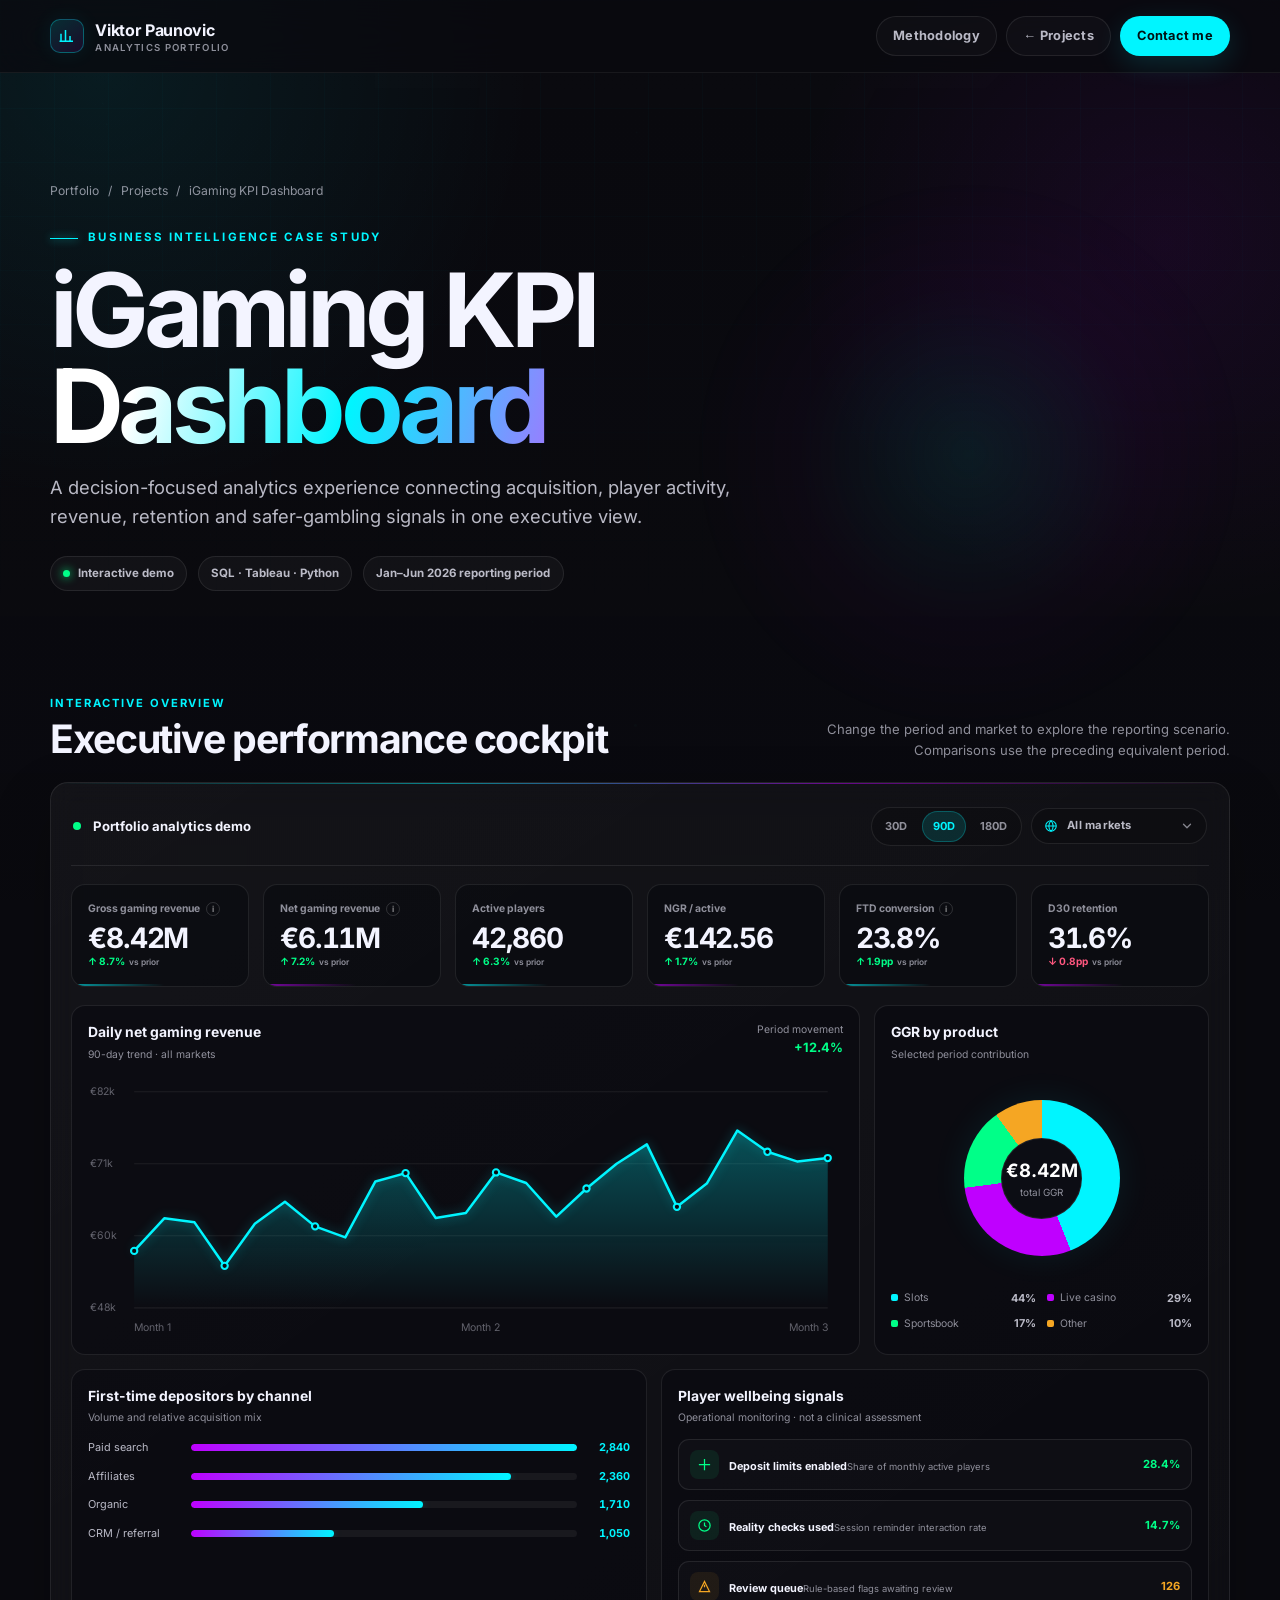
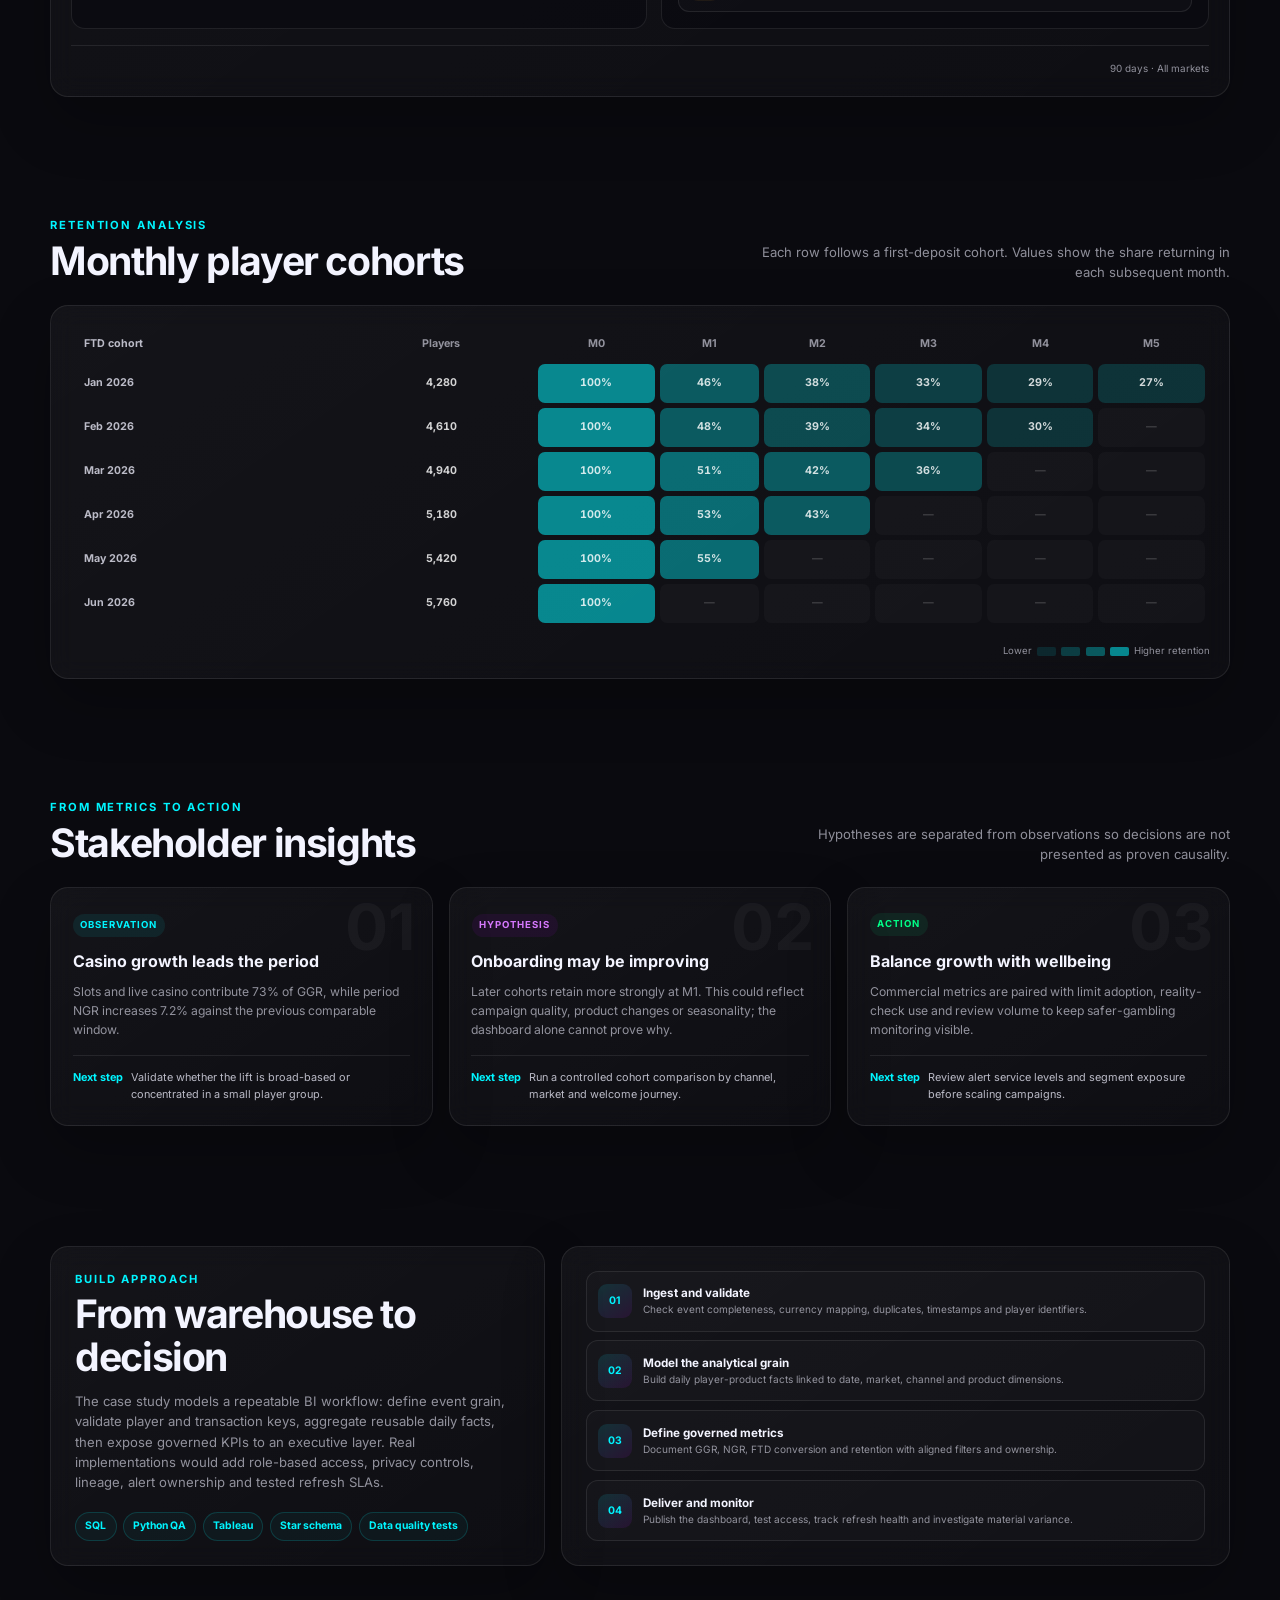
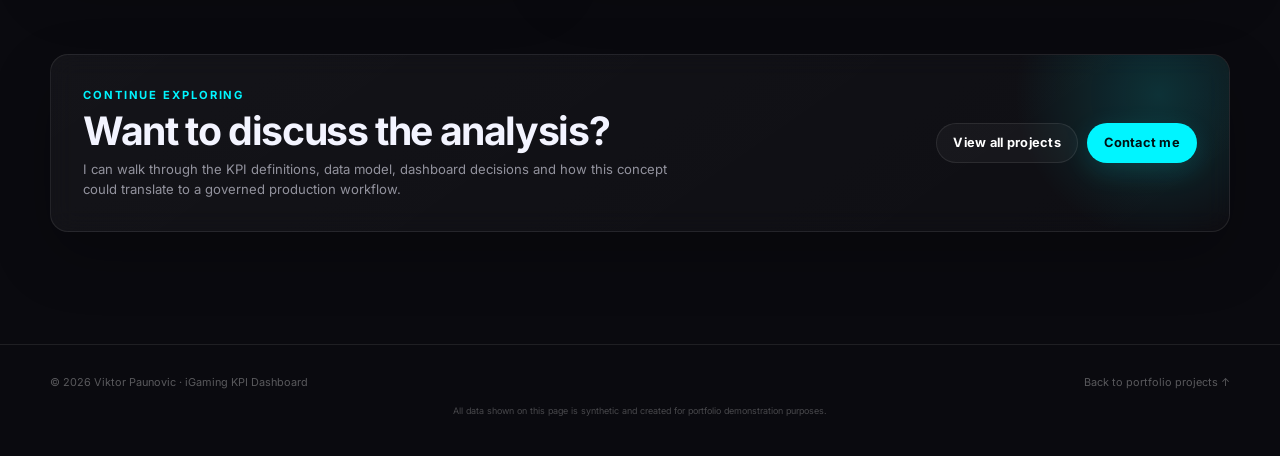
<file: projects/igaming-kpi-dashboard/index.html>
<!DOCTYPE html>
<html lang="en">
<head>
  <meta charset="UTF-8">
  <meta name="viewport" content="width=device-width, initial-scale=1.0">
  <title>iGaming KPI Dashboard | Viktor Paunovic</title>
  <meta name="description" content="An interactive iGaming KPI dashboard case study by Viktor Paunovic covering revenue, acquisition, retention and player wellbeing.">
  <meta name="robots" content="index, follow">
  <meta property="og:type" content="article">
  <meta property="og:url" content="https://viktorpaunovic.com/projects/igaming-kpi-dashboard/">
  <meta property="og:title" content="iGaming KPI Dashboard | Viktor Paunovic">
  <meta property="og:description" content="An interactive iGaming KPI dashboard case study covering revenue, acquisition, retention and player wellbeing.">
  <meta property="og:site_name" content="Viktor Paunovic Portfolio">
  <meta name="twitter:card" content="summary">
  <meta name="theme-color" content="#0a0a0f">
  <meta name="color-scheme" content="dark">
  <link rel="canonical" href="https://viktorpaunovic.com/projects/igaming-kpi-dashboard/">
  <!-- Self-hosted font, shared with the home page (fonts/). This page only uses Inter. -->
  <style>@font-face{font-family:'Inter';font-style:normal;font-weight:300 700;font-display:swap;src:url(../../fonts/inter-latin-v20.woff2) format('woff2');unicode-range:U+0000-00FF,U+0131,U+0152-0153,U+02BB-02BC,U+02C6,U+02DA,U+02DC,U+0304,U+0308,U+0329,U+2000-206F,U+20AC,U+2122,U+2191,U+2193,U+2212,U+2215,U+FEFF,U+FFFD;}</style>
  <link rel="icon" href="/favicon.ico" sizes="48x48">
  <link rel="icon" type="image/svg+xml" href="/favicon.svg">
  <link rel="icon" type="image/png" sizes="192x192" href="/favicon-192.png">
  <link rel="apple-touch-icon" href="/apple-touch-icon.png">
  <style>
    *,*::before,*::after{box-sizing:border-box;margin:0;padding:0}
    :root{
      --bg:#0a0a0f;--panel:#111119;--panel-2:#0d151d;--line:rgba(255,255,255,.085);
      --cyan:#00f5ff;--purple:#bf00ff;--green:#00ff88;--amber:#f5a623;--red:#ff577f;
      --white:#f3f4ff;--muted:rgba(240,240,255,.58);--soft:rgba(240,240,255,.76);
      --radius:18px;--shadow:0 24px 60px rgba(0,0,0,.24)
    }
    html{scroll-behavior:smooth;scroll-padding-top:90px}
    body{min-width:280px;background:var(--bg);color:var(--white);font-family:Inter,"Segoe UI",Arial,sans-serif;line-height:1.55;overflow-x:hidden}
    button,select,a{font:inherit}
    a{color:inherit}
    button,select{color:inherit}
    button{cursor:pointer}
    ::selection{background:rgba(0,245,255,.26);color:#fff}
    ::-webkit-scrollbar{width:5px}::-webkit-scrollbar-track{background:var(--bg)}::-webkit-scrollbar-thumb{background:rgba(0,245,255,.32);border-radius:4px}
    .skip-link{position:fixed;left:1rem;top:-5rem;z-index:100;background:var(--cyan);color:#001316;padding:.7rem 1rem;border-radius:8px;font-weight:800;text-decoration:none;transition:top .2s}
    .skip-link:focus{top:1rem}
    .sr-only{position:absolute;width:1px;height:1px;padding:0;margin:-1px;overflow:hidden;clip:rect(0,0,0,0);white-space:nowrap;border:0}
    #ambient{position:fixed;inset:0;width:100%;height:100%;z-index:-3;pointer-events:none}
    .aurora{position:fixed;inset:0;z-index:-2;pointer-events:none;background:radial-gradient(circle at 8% 8%,rgba(0,245,255,.08),transparent 30%),radial-gradient(circle at 91% 27%,rgba(191,0,255,.08),transparent 28%),linear-gradient(rgba(10,10,15,.78),rgba(10,10,15,.96))}
    .grid-bg{position:fixed;inset:0;z-index:-1;pointer-events:none;background-image:linear-gradient(rgba(0,245,255,.022) 1px,transparent 1px),linear-gradient(90deg,rgba(0,245,255,.022) 1px,transparent 1px);background-size:54px 54px;mask-image:linear-gradient(to bottom,black,transparent 72%)}
    .shell{width:min(1180px,calc(100% - 40px));margin-inline:auto}

    .topbar{position:sticky;top:0;z-index:40;border-bottom:1px solid rgba(255,255,255,.06);background:rgba(10,10,15,.76);backdrop-filter:blur(20px);-webkit-backdrop-filter:blur(20px)}
    .nav{height:72px;display:flex;align-items:center;justify-content:space-between;gap:1rem}
    .brand{display:flex;align-items:center;gap:.7rem;text-decoration:none;font-weight:800;letter-spacing:-.02em}
    .brand-mark{display:grid;place-items:center;width:34px;height:34px;border:1px solid rgba(0,245,255,.3);border-radius:10px;background:linear-gradient(145deg,rgba(0,245,255,.14),rgba(191,0,255,.1));color:var(--cyan);box-shadow:0 0 20px rgba(0,245,255,.08)}
    .brand-mark svg{width:18px}
    .brand small{display:block;color:var(--muted);font-size:.6rem;line-height:1.1;text-transform:uppercase;letter-spacing:.14em;font-weight:600}
    .nav-actions{display:flex;align-items:center;gap:.6rem}
    .nav-link,.button{display:inline-flex;align-items:center;justify-content:center;gap:.5rem;min-height:40px;border-radius:999px;padding:.58rem 1rem;text-decoration:none;font-size:.8rem;font-weight:700;letter-spacing:.02em;transition:transform .2s,border-color .2s,background .2s,color .2s,box-shadow .2s}
    .nav-link{color:var(--soft);border:1px solid var(--line);background:rgba(255,255,255,.025)}
    .button{border:1px solid rgba(0,245,255,.33);color:#001114;background:var(--cyan);box-shadow:0 8px 28px rgba(0,245,255,.14)}
    .nav-link:hover,.nav-link:focus-visible{color:#fff;border-color:rgba(0,245,255,.34);background:rgba(0,245,255,.07)}
    .button:hover,.button:focus-visible{transform:translateY(-2px);box-shadow:0 12px 34px rgba(0,245,255,.28)}
    :focus-visible{outline:2px solid var(--cyan);outline-offset:3px}

    .hero{padding:6.8rem 0 4.5rem;position:relative}
    .hero::after{content:"";position:absolute;left:54%;top:17%;width:44vw;height:44vw;max-width:600px;max-height:600px;background:radial-gradient(circle,rgba(0,245,255,.075),rgba(191,0,255,.025) 43%,transparent 70%);filter:blur(4px);pointer-events:none}
    .breadcrumbs{display:flex;align-items:center;gap:.55rem;color:var(--muted);font-size:.76rem;margin-bottom:1.8rem}
    .breadcrumbs a{text-decoration:none}.breadcrumbs a:hover{color:var(--cyan)}
    .eyebrow{display:flex;align-items:center;gap:.65rem;color:var(--cyan);font-size:.72rem;font-weight:800;text-transform:uppercase;letter-spacing:.18em}
    .eyebrow::before{content:"";width:28px;height:1px;background:var(--cyan);box-shadow:0 0 8px var(--cyan)}
    h1{max-width:880px;margin:.9rem 0 1.2rem;font-size:clamp(2.7rem,8vw,6.4rem);line-height:.94;letter-spacing:-.055em;font-weight:800}
    h1 span{background:linear-gradient(105deg,#fff 18%,var(--cyan) 60%,#9a7cff);-webkit-background-clip:text;background-clip:text;color:transparent}
    .hero-copy{max-width:710px;color:var(--soft);font-size:clamp(.98rem,2vw,1.14rem)}
    .hero-meta{display:flex;flex-wrap:wrap;gap:.65rem;margin-top:1.65rem}
    .pill{display:inline-flex;align-items:center;gap:.45rem;border:1px solid var(--line);border-radius:999px;background:rgba(255,255,255,.035);padding:.46rem .78rem;color:var(--soft);font-size:.72rem;font-weight:700}
    .pill i{width:7px;height:7px;border-radius:50%;background:var(--green);box-shadow:0 0 10px var(--green)}

    .section{padding:2rem 0 5.5rem}
    .section-head{display:flex;align-items:end;justify-content:space-between;gap:1rem;margin-bottom:1.4rem}
    .section-kicker{color:var(--cyan);font-size:.7rem;font-weight:800;text-transform:uppercase;letter-spacing:.17em;margin-bottom:.35rem}
    h2{font-size:clamp(1.6rem,3.5vw,2.45rem);line-height:1.08;letter-spacing:-.035em}
    .section-note{max-width:470px;color:var(--muted);font-size:.82rem;text-align:right}
    .glass{background:linear-gradient(145deg,rgba(255,255,255,.045),rgba(255,255,255,.02));border:1px solid var(--line);border-radius:var(--radius);box-shadow:var(--shadow);backdrop-filter:blur(12px)}

    .dashboard{padding:1.25rem;position:relative;overflow:hidden}
    .dashboard::before{content:"";position:absolute;inset:0 0 auto;height:1px;background:linear-gradient(90deg,transparent,var(--cyan),var(--purple),transparent);opacity:.5}
    .dash-toolbar{display:flex;align-items:center;justify-content:space-between;gap:1rem;padding:.2rem .15rem 1.2rem;border-bottom:1px solid var(--line)}
    .dash-title{display:flex;align-items:center;gap:.7rem;font-size:.82rem;font-weight:800}
    .live-dot{width:8px;height:8px;border-radius:50%;background:var(--green);box-shadow:0 0 0 0 rgba(0,255,136,.5);animation:pulse 2.2s infinite}
    @keyframes pulse{55%{box-shadow:0 0 0 8px rgba(0,255,136,0)}}
    .filters{display:flex;align-items:center;justify-content:flex-end;gap:.55rem;flex-wrap:wrap}
    .segmented{display:flex;gap:.22rem;border:1px solid var(--line);padding:3px;border-radius:999px;background:rgba(0,0,0,.18)}
    .range-btn{border:0;border-radius:999px;background:transparent;color:var(--muted);font-size:.69rem;font-weight:800;padding:.43rem .68rem;transition:.2s}
    .range-btn:hover{color:#fff}.range-btn.active{background:rgba(0,245,255,.13);color:var(--cyan);box-shadow:inset 0 0 0 1px rgba(0,245,255,.24)}
    /* Market filter. The native <select> is the no-JavaScript fallback; the script replaces it with .dd-trigger + .dd-menu. */
    .market-dd{position:relative}
    .filter-select{appearance:none;-webkit-appearance:none;min-height:36px;border:1px solid var(--line);border-radius:999px;background:rgba(0,0,0,.18) url("data:image/svg+xml,%3Csvg xmlns='http://www.w3.org/2000/svg' viewBox='0 0 24 24' fill='none' stroke='%23f0f0ff' stroke-opacity='.7' stroke-width='2.2' stroke-linecap='round' stroke-linejoin='round'%3E%3Cpath d='m6 9 6 6 6-6'/%3E%3C/svg%3E") no-repeat right .7rem center/14px;padding:.3rem 2.1rem .3rem .85rem;color:var(--soft);font-size:.7rem;font-weight:800;cursor:pointer}
    .filter-select option{background:#12131c;color:var(--white)}
    .market-dd.enhanced>label{display:none}
    .dd-trigger{display:inline-flex;align-items:center;gap:.55rem;min-height:36px;min-width:176px;border:1px solid var(--line);border-radius:999px;background:rgba(0,0,0,.18);padding:.3rem .7rem .3rem .8rem;color:var(--soft);font-size:.7rem;font-weight:800;letter-spacing:.02em;transition:border-color .2s,background .2s,color .2s,box-shadow .2s}
    .dd-trigger:hover{color:#fff;border-color:rgba(0,245,255,.3)}
    .dd-trigger[aria-expanded="true"]{color:#fff;border-color:rgba(0,245,255,.45);background:rgba(0,245,255,.06);box-shadow:0 0 0 3px rgba(0,245,255,.08)}
    .dd-globe{width:14px;height:14px;flex:none;stroke:var(--cyan);fill:none;stroke-width:1.8}
    .dd-value{flex:1;text-align:left;white-space:nowrap}
    .dd-chevron{width:14px;height:14px;flex:none;stroke:currentColor;fill:none;stroke-width:2.2;stroke-linecap:round;stroke-linejoin:round;opacity:.7;transition:transform .25s}
    .dd-trigger[aria-expanded="true"] .dd-chevron{transform:rotate(180deg)}
    .dd-menu{position:absolute;right:0;top:calc(100% + 8px);z-index:30;min-width:100%;width:max-content;list-style:none;padding:6px;border:1px solid rgba(255,255,255,.1);border-radius:14px;background:rgba(17,18,27,.985);backdrop-filter:blur(18px);-webkit-backdrop-filter:blur(18px);box-shadow:0 18px 48px rgba(0,0,0,.5);opacity:0;visibility:hidden;transform:translateY(-6px) scale(.98);transform-origin:top right;transition:opacity .18s,transform .18s,visibility 0s .18s}
    .dd-menu.open{opacity:1;visibility:visible;transform:none;transition:opacity .18s,transform .18s}
    .dd-menu:focus{outline:none}
    .dd-option{display:flex;align-items:center;gap:.65rem;padding:.55rem .65rem;border-radius:9px;color:var(--soft);font-size:.76rem;font-weight:600;cursor:pointer;transition:background .15s,color .15s}
    .dd-option.active{background:rgba(255,255,255,.06);color:#fff}
    .dd-menu:focus-visible .dd-option.active{box-shadow:inset 0 0 0 1px rgba(0,245,255,.35)}
    .dd-option[aria-selected="true"]{color:var(--cyan)}
    .dd-code{display:inline-grid;place-items:center;min-width:32px;height:20px;padding:0 .3rem;border-radius:6px;border:1px solid var(--line);background:rgba(255,255,255,.04);color:var(--muted);font-size:.62rem;font-weight:800;letter-spacing:.06em}
    .dd-option[aria-selected="true"] .dd-code{border-color:rgba(0,245,255,.3);background:rgba(0,245,255,.1);color:var(--cyan)}
    .dd-label{flex:1;white-space:nowrap}
    .dd-check{width:14px;height:14px;flex:none;stroke:var(--cyan);fill:none;stroke-width:2.4;stroke-linecap:round;stroke-linejoin:round;opacity:0}
    .dd-option[aria-selected="true"] .dd-check{opacity:1}
    @media(prefers-reduced-motion:reduce){.dd-menu,.dd-menu.open,.dd-chevron{transition:none}}

    .kpi-grid{display:grid;grid-template-columns:repeat(6,1fr);gap:.85rem;margin:1.15rem 0}
    .kpi{position:relative;min-width:0;padding:1rem;border:1px solid var(--line);border-radius:14px;background:rgba(8,9,15,.56);overflow:hidden}
    .kpi::after{content:"";position:absolute;left:0;bottom:0;width:52%;height:2px;background:linear-gradient(90deg,var(--cyan),transparent);opacity:.6}
    .kpi:nth-child(2n)::after{background:linear-gradient(90deg,var(--purple),transparent)}
    .kpi-label{display:flex;align-items:center;gap:.35rem;color:var(--muted);font-size:.65rem;font-weight:700;white-space:nowrap}
    .info{display:inline-grid;place-items:center;width:14px;height:14px;border:1px solid rgba(255,255,255,.15);border-radius:50%;font-size:.52rem;color:rgba(255,255,255,.5)}
    .kpi-value{display:block;margin:.42rem 0 .15rem;font-size:clamp(1.18rem,2.2vw,1.75rem);line-height:1;font-weight:800;letter-spacing:-.04em;font-variant-numeric:tabular-nums}
    .delta{display:flex;align-items:center;gap:.25rem;font-size:.63rem;color:var(--green);font-weight:800}.delta.down{color:var(--red)}.delta small{color:var(--muted);font-weight:600}

    .chart-grid{display:grid;grid-template-columns:minmax(0,1.65fr) minmax(245px,.7fr);gap:.85rem}
    .chart-card{min-width:0;border:1px solid var(--line);border-radius:14px;background:rgba(8,9,15,.54);padding:1rem}
    .chart-head{display:flex;align-items:start;justify-content:space-between;gap:1rem;margin-bottom:.8rem}
    .chart-head h3{font-size:.87rem}.chart-sub{color:var(--muted);font-size:.65rem;margin-top:.18rem}
    .chart-total{text-align:right;font-size:.65rem;color:var(--muted)}.chart-total b{display:block;color:var(--green);font-size:.8rem}
    #revenue-chart{display:block;width:100%;height:auto;overflow:visible}
    .grid-line{stroke:rgba(255,255,255,.07);stroke-width:1}.axis-label{fill:rgba(240,240,255,.38);font-size:10px;font-family:Inter,"Segoe UI",sans-serif}.area{fill:url(#areaGradient)}.trend-line{fill:none;stroke:var(--cyan);stroke-width:2.4;stroke-linecap:round;stroke-linejoin:round;filter:drop-shadow(0 0 5px rgba(0,245,255,.35))}.trend-point{fill:#0a0a0f;stroke:var(--cyan);stroke-width:2;transition:r .15s}.trend-point:hover{r:5}
    .chart-tooltip{position:fixed;z-index:80;pointer-events:none;display:none;padding:.55rem .65rem;border:1px solid rgba(0,245,255,.24);border-radius:9px;background:rgba(8,8,14,.94);box-shadow:0 10px 30px rgba(0,0,0,.45);font-size:.7rem;color:var(--soft);transform:translate(10px,-110%)}
    .chart-tooltip b{display:block;color:var(--cyan);font-size:.78rem}
    .mix-wrap{display:grid;place-items:center;min-height:205px;position:relative}
    .donut{width:156px;aspect-ratio:1;border-radius:50%;background:conic-gradient(var(--cyan) 0 44%,var(--purple) 44% 73%,var(--green) 73% 90%,var(--amber) 90% 100%);position:relative;box-shadow:0 0 35px rgba(0,245,255,.08)}
    .donut::before{content:"";position:absolute;inset:24%;border-radius:50%;background:#0c0d14;border:1px solid var(--line)}
    .donut-copy{position:absolute;text-align:center;font-size:.62rem;color:var(--muted)}.donut-copy b{display:block;color:#fff;font-size:1.15rem}
    .legend{display:grid;grid-template-columns:1fr 1fr;gap:.55rem .7rem;width:100%;margin-top:.55rem}
    .legend-item{display:flex;align-items:center;justify-content:space-between;gap:.5rem;font-size:.65rem;color:var(--muted)}
    .legend-name{display:flex;align-items:center;gap:.35rem;white-space:nowrap}.swatch{width:7px;height:7px;border-radius:2px}.legend-item b{color:var(--soft);font-size:.68rem}

    .lower-grid{display:grid;grid-template-columns:1.05fr 1fr;gap:.85rem;margin-top:.85rem}
    .source-row{display:grid;grid-template-columns:92px 1fr 42px;align-items:center;gap:.7rem;margin:.74rem 0;font-size:.68rem;color:var(--soft)}
    .source-track{height:7px;border-radius:99px;background:rgba(255,255,255,.055);overflow:hidden}.source-fill{height:100%;border-radius:99px;background:linear-gradient(90deg,var(--purple),var(--cyan));box-shadow:0 0 10px rgba(0,245,255,.18);transform-origin:left;animation:grow .8s both}@keyframes grow{from{transform:scaleX(0)}}.source-value{text-align:right;font-variant-numeric:tabular-nums;color:var(--cyan);font-weight:800}
    .rg-list{display:grid;gap:.65rem}.rg-row{display:grid;grid-template-columns:auto 1fr auto;align-items:center;gap:.65rem;border:1px solid var(--line);border-radius:11px;padding:.62rem .7rem;background:rgba(255,255,255,.018)}
    .rg-icon{display:grid;place-items:center;width:29px;height:29px;border-radius:8px;background:rgba(0,255,136,.08);color:var(--green)}.rg-icon.amber{color:var(--amber);background:rgba(245,166,35,.08)}.rg-icon svg{width:15px}
    .rg-name{font-size:.68rem;font-weight:750}.rg-detail{font-size:.59rem;color:var(--muted)}.rg-metric{text-align:right;font-size:.7rem;font-weight:800;color:var(--green)}.rg-metric.amber{color:var(--amber)}
    .dashboard-status{margin-top:1rem;padding-top:.9rem;border-top:1px solid var(--line);color:var(--muted);font-size:.62rem;text-align:right}

    .cohort-card{padding:1.2rem;overflow:hidden}
    .cohort-scroll{overflow-x:auto;padding-bottom:.35rem}
    .cohort-table{width:100%;min-width:700px;border-spacing:5px;border-collapse:separate;font-size:.67rem;text-align:center}
    .cohort-table th{color:var(--muted);font-weight:700;padding:.38rem}.cohort-table th:first-child,.cohort-table td:first-child{text-align:left;padding-left:.55rem;color:var(--soft);white-space:nowrap}
    .cohort-table td{height:39px;border-radius:7px;font-variant-numeric:tabular-nums;font-weight:750;color:rgba(255,255,255,.82)}
    .heat-10{background:rgba(0,245,255,.52)}.heat-9{background:rgba(0,245,255,.40)}.heat-8{background:rgba(0,245,255,.32)}.heat-7{background:rgba(0,245,255,.25)}.heat-6{background:rgba(0,245,255,.20)}.heat-5{background:rgba(0,245,255,.15)}.heat-4{background:rgba(0,245,255,.11)}.heat-na{background:rgba(255,255,255,.025);color:rgba(255,255,255,.18)!important}
    .cohort-legend{display:flex;align-items:center;justify-content:flex-end;gap:.32rem;margin-top:.7rem;color:var(--muted);font-size:.6rem}.heat-key{width:19px;height:9px;border-radius:2px}

    .story-grid{display:grid;grid-template-columns:repeat(3,1fr);gap:1rem}
    .story-card{padding:1.35rem;position:relative;overflow:hidden;transition:transform .25s,border-color .25s}
    .story-card:hover{transform:translateY(-4px);border-color:rgba(0,245,255,.2)}
    .story-number{position:absolute;right:1rem;top:.45rem;color:rgba(255,255,255,.04);font-size:4rem;font-weight:900;line-height:1}
    .story-label{display:inline-flex;border-radius:99px;padding:.25rem .48rem;margin-bottom:.8rem;background:rgba(0,245,255,.08);color:var(--cyan);font-size:.6rem;font-weight:800;text-transform:uppercase;letter-spacing:.1em}
    .story-card:nth-child(2) .story-label{color:#d779ff;background:rgba(191,0,255,.08)}.story-card:nth-child(3) .story-label{color:var(--green);background:rgba(0,255,136,.08)}
    .story-card h3{font-size:1rem;margin-bottom:.55rem;max-width:86%}.story-card p{font-size:.76rem;color:var(--muted)}
    .action{display:flex;gap:.5rem;margin-top:1rem;padding-top:.8rem;border-top:1px solid var(--line);font-size:.68rem;color:var(--soft)}.action b{color:var(--cyan);white-space:nowrap}

    .method{display:grid;grid-template-columns:.85fr 1.15fr;gap:1rem}
    .method-copy,.pipeline{padding:1.5rem}
    .method-copy h2{margin:.35rem 0 .8rem}.method-copy p{color:var(--muted);font-size:.82rem}.tech-list{display:flex;gap:.4rem;flex-wrap:wrap;margin-top:1.2rem}.tech{padding:.35rem .58rem;border:1px solid rgba(0,245,255,.16);border-radius:999px;background:rgba(0,245,255,.04);font-size:.65rem;color:var(--cyan);font-weight:700}
    .pipeline{display:grid;gap:.55rem}.pipe-step{display:grid;grid-template-columns:34px 1fr;gap:.7rem;align-items:center;padding:.68rem;border:1px solid var(--line);border-radius:12px;background:rgba(255,255,255,.018)}
    .pipe-num{display:grid;place-items:center;width:34px;height:34px;border-radius:9px;background:linear-gradient(145deg,rgba(0,245,255,.12),rgba(191,0,255,.1));color:var(--cyan);font-size:.65rem;font-weight:900}.pipe-step h3{font-size:.73rem}.pipe-step p{font-size:.63rem;color:var(--muted)}

    .cta{margin-bottom:7rem;padding:2rem;display:flex;align-items:center;justify-content:space-between;gap:2rem;position:relative;overflow:hidden}
    .cta::after{content:"";position:absolute;right:-80px;top:-110px;width:300px;height:300px;border-radius:50%;background:radial-gradient(circle,rgba(0,245,255,.15),transparent 68%)}
    .cta-copy{position:relative;z-index:1}.cta h2{margin-bottom:.4rem}.cta p{color:var(--muted);font-size:.82rem;max-width:620px}.cta-actions{position:relative;z-index:1;display:flex;gap:.6rem;flex-wrap:wrap;justify-content:flex-end}
    .button.secondary{color:#fff;background:rgba(255,255,255,.035);border-color:var(--line);box-shadow:none}.button.secondary:hover{border-color:rgba(0,245,255,.3);background:rgba(0,245,255,.06)}
    footer{border-top:1px solid var(--line);padding:1.8rem 0 2.4rem;color:rgba(255,255,255,.32);font-size:.68rem}.footer-row{display:flex;align-items:center;justify-content:space-between;gap:1rem}.footer-row a{text-decoration:none}.footer-row a:hover{color:var(--cyan)}.data-disclaimer{display:block;margin-top:.8rem;text-align:center;color:rgba(255,255,255,.25);font-size:.56rem;line-height:1.5}

    .reveal{opacity:0;transform:translateY(20px);transition:opacity .6s ease,transform .6s ease}.reveal.visible{opacity:1;transform:none}
    @media(max-width:1050px){.kpi-grid{grid-template-columns:repeat(3,1fr)}.story-grid{grid-template-columns:1fr 1fr}.story-card:last-child{grid-column:1/-1}.method{grid-template-columns:1fr}.chart-grid{grid-template-columns:minmax(0,1.5fr) minmax(230px,.75fr)}}
    @media(max-width:760px){.shell{width:min(100% - 28px,1180px)}.hero{padding-top:4.5rem}.nav-link.hide-small{display:none}.section{padding-bottom:4rem}.section-head{display:block}.section-note{text-align:left;margin-top:.6rem}.dash-toolbar{align-items:flex-start;flex-direction:column}.filters{justify-content:flex-start}.kpi-grid{grid-template-columns:repeat(2,1fr)}.chart-grid,.lower-grid{grid-template-columns:1fr}.mix-wrap{min-height:185px}.story-grid{grid-template-columns:1fr}.story-card:last-child{grid-column:auto}.cta{align-items:flex-start;flex-direction:column}.cta-actions{justify-content:flex-start}.footer-row{align-items:flex-start;flex-direction:column}.source-row{grid-template-columns:82px 1fr 40px}}
    @media(max-width:430px){.shell{width:min(100% - 20px,1180px)}.brand-text{display:none}.nav{height:64px}.hero{padding-top:3.8rem}h1{font-size:2.65rem}.dashboard{padding:.75rem}.kpi-grid{gap:.55rem}.kpi{padding:.8rem}.kpi-label{font-size:.58rem}.kpi-value{font-size:1.22rem}.chart-card{padding:.8rem}.filter-select{width:100%}.filters{width:100%}.market-dd,.dd-trigger{width:100%}.dd-menu{left:0;width:auto}.segmented{width:100%}.range-btn{flex:1}.cta{padding:1.3rem}}
    @media(prefers-reduced-motion:reduce){html{scroll-behavior:auto}*,*::before,*::after{animation:none!important;transition:none!important}.reveal{opacity:1;transform:none}}
  </style>
</head>
<body>
  <a class="skip-link" href="#main-content">Skip to main content</a>
  <canvas id="ambient" aria-hidden="true"></canvas>
  <div class="aurora" aria-hidden="true"></div>
  <div class="grid-bg" aria-hidden="true"></div>

  <header class="topbar">
    <nav class="nav shell" aria-label="Project navigation">
      <a class="brand" href="../../index.html#projects" aria-label="Back to Viktor Paunovic portfolio projects">
        <span class="brand-mark" aria-hidden="true"><svg viewBox="0 0 24 24" fill="none" stroke="currentColor" stroke-width="2"><path d="M4 19V9m6 10V4m6 15v-7m4 7H2"/></svg></span>
        <span class="brand-text">Viktor Paunovic<small>Analytics portfolio</small></span>
      </a>
      <div class="nav-actions">
        <a class="nav-link hide-small" href="#methodology">Methodology</a>
        <a class="nav-link" href="../../index.html#projects">← Projects</a>
        <a class="button" href="../../index.html#links">Contact me</a>
      </div>
    </nav>
  </header>

  <main id="main-content">
    <section class="hero shell">
      <div class="breadcrumbs" aria-label="Breadcrumb"><a href="../../index.html">Portfolio</a><span aria-hidden="true">/</span><a href="../../index.html#projects">Projects</a><span aria-hidden="true">/</span><span>iGaming KPI Dashboard</span></div>
      <div class="eyebrow">Business intelligence case study</div>
      <h1>iGaming KPI <span>Dashboard</span></h1>
      <p class="hero-copy">A decision-focused analytics experience connecting acquisition, player activity, revenue, retention and safer-gambling signals in one executive view.</p>
      <div class="hero-meta" aria-label="Project details">
        <span class="pill"><i></i> Interactive demo</span>
        <span class="pill">SQL · Tableau · Python</span>
        <span class="pill">Jan–Jun 2026 reporting period</span>
      </div>
    </section>

    <section class="section shell reveal" aria-labelledby="dashboard-title">
      <div class="section-head">
        <div><div class="section-kicker">Interactive overview</div><h2 id="dashboard-title">Executive performance cockpit</h2></div>
        <p class="section-note">Change the period and market to explore the reporting scenario. Comparisons use the preceding equivalent period.</p>
      </div>
      <div class="dashboard glass">
        <div class="dash-toolbar">
          <div class="dash-title"><span class="live-dot" aria-hidden="true"></span>Portfolio analytics demo</div>
          <div class="filters" aria-label="Dashboard filters">
            <div class="segmented" role="group" aria-label="Reporting period">
              <button class="range-btn" type="button" data-range="30">30D</button>
              <button class="range-btn active" type="button" data-range="90" aria-pressed="true">90D</button>
              <button class="range-btn" type="button" data-range="180">180D</button>
            </div>
            <div class="market-dd" id="market-dd"><label><span class="sr-only">Market</span><select class="filter-select" id="market-filter" aria-label="Market"><option value="all">All markets</option><option value="uk">United Kingdom</option><option value="de">Germany</option><option value="fi">Finland</option><option value="ca">Canada</option></select></label></div>
          </div>
        </div>

        <div class="kpi-grid" aria-live="polite">
          <article class="kpi"><span class="kpi-label">Gross gaming revenue <span class="info" title="Stakes less winnings">i</span></span><strong class="kpi-value" id="kpi-ggr">€8.42M</strong><span class="delta" id="delta-ggr">↑ 8.7% <small>vs prior</small></span></article>
          <article class="kpi"><span class="kpi-label">Net gaming revenue <span class="info" title="GGR less bonuses and gaming tax">i</span></span><strong class="kpi-value" id="kpi-ngr">€6.11M</strong><span class="delta" id="delta-ngr">↑ 7.2% <small>vs prior</small></span></article>
          <article class="kpi"><span class="kpi-label">Active players</span><strong class="kpi-value" id="kpi-players">42,860</strong><span class="delta" id="delta-players">↑ 5.4% <small>vs prior</small></span></article>
          <article class="kpi"><span class="kpi-label">NGR / active</span><strong class="kpi-value" id="kpi-arpu">€142.56</strong><span class="delta" id="delta-arpu">↑ 1.7% <small>vs prior</small></span></article>
          <article class="kpi"><span class="kpi-label">FTD conversion <span class="info" title="Registrations becoming first-time depositors">i</span></span><strong class="kpi-value" id="kpi-ftd">23.8%</strong><span class="delta" id="delta-ftd">↑ 1.9pp <small>vs prior</small></span></article>
          <article class="kpi"><span class="kpi-label">D30 retention</span><strong class="kpi-value" id="kpi-retention">31.6%</strong><span class="delta down" id="delta-retention">↓ 0.8pp <small>vs prior</small></span></article>
        </div>

        <div class="chart-grid">
          <article class="chart-card">
            <div class="chart-head"><div><h3>Daily net gaming revenue</h3><p class="chart-sub" id="trend-subtitle">90-day trend · all markets</p></div><div class="chart-total">Period movement<b id="trend-movement">+12.4%</b></div></div>
            <svg id="revenue-chart" viewBox="0 0 720 250" role="img" aria-labelledby="trend-title trend-desc">
              <title id="trend-title">Net gaming revenue trend</title><desc id="trend-desc">Daily net gaming revenue for the selected reporting period and market.</desc>
              <defs><linearGradient id="areaGradient" x1="0" y1="0" x2="0" y2="1"><stop offset="0" stop-color="#00f5ff" stop-opacity=".30"/><stop offset="1" stop-color="#00f5ff" stop-opacity="0"/></linearGradient></defs>
              <g id="chart-gridlines"></g><path class="area" id="trend-area"></path><path class="trend-line" id="trend-path"></path><g id="trend-points"></g><g id="chart-labels"></g>
            </svg>
          </article>
          <article class="chart-card">
            <div class="chart-head"><div><h3>GGR by product</h3><p class="chart-sub">Selected period contribution</p></div></div>
            <div class="mix-wrap"><div class="donut" id="product-donut" role="img" aria-label="Product share: slots 44 percent, live casino 29 percent, sportsbook 17 percent, other 10 percent"></div><div class="donut-copy"><b id="mix-total">€8.42M</b>total GGR</div></div>
            <div class="legend" id="product-legend"></div>
          </article>
        </div>

        <div class="lower-grid">
          <article class="chart-card">
            <div class="chart-head"><div><h3>First-time depositors by channel</h3><p class="chart-sub">Volume and relative acquisition mix</p></div></div>
            <div id="source-bars"></div>
          </article>
          <article class="chart-card">
            <div class="chart-head"><div><h3>Player wellbeing signals</h3><p class="chart-sub">Operational monitoring · not a clinical assessment</p></div></div>
            <div class="rg-list">
              <div class="rg-row"><span class="rg-icon"><svg viewBox="0 0 24 24" fill="none" stroke="currentColor" stroke-width="2"><path d="M12 3v18M3 12h18"/></svg></span><span><span class="rg-name">Deposit limits enabled</span><span class="rg-detail">Share of monthly active players</span></span><strong class="rg-metric" id="rg-limits">28.4%</strong></div>
              <div class="rg-row"><span class="rg-icon"><svg viewBox="0 0 24 24" fill="none" stroke="currentColor" stroke-width="2"><circle cx="12" cy="12" r="9"/><path d="M12 7v5l3 2"/></svg></span><span><span class="rg-name">Reality checks used</span><span class="rg-detail">Session reminder interaction rate</span></span><strong class="rg-metric" id="rg-checks">14.7%</strong></div>
              <div class="rg-row"><span class="rg-icon amber"><svg viewBox="0 0 24 24" fill="none" stroke="currentColor" stroke-width="2"><path d="M12 9v4m0 4h.01M4 20h16L12 4z"/></svg></span><span><span class="rg-name">Review queue</span><span class="rg-detail">Rule-based flags awaiting review</span></span><strong class="rg-metric amber" id="rg-reviews">126</strong></div>
            </div>
          </article>
        </div>
        <div class="dashboard-status" id="dashboard-status">90 days · All markets</div>
      </div>
    </section>

    <section class="section shell reveal" aria-labelledby="cohort-title">
      <div class="section-head"><div><div class="section-kicker">Retention analysis</div><h2 id="cohort-title">Monthly player cohorts</h2></div><p class="section-note">Each row follows a first-deposit cohort. Values show the share returning in each subsequent month.</p></div>
      <div class="cohort-card glass">
        <div class="cohort-scroll" role="region" aria-label="Scrollable cohort retention table" tabindex="0">
          <table class="cohort-table">
            <thead><tr><th scope="col">FTD cohort</th><th scope="col">Players</th><th scope="col">M0</th><th scope="col">M1</th><th scope="col">M2</th><th scope="col">M3</th><th scope="col">M4</th><th scope="col">M5</th></tr></thead>
            <tbody>
              <tr><td>Jan 2026</td><td>4,280</td><td class="heat-10">100%</td><td class="heat-8">46%</td><td class="heat-7">38%</td><td class="heat-6">33%</td><td class="heat-5">29%</td><td class="heat-5">27%</td></tr>
              <tr><td>Feb 2026</td><td>4,610</td><td class="heat-10">100%</td><td class="heat-8">48%</td><td class="heat-7">39%</td><td class="heat-6">34%</td><td class="heat-5">30%</td><td class="heat-na">—</td></tr>
              <tr><td>Mar 2026</td><td>4,940</td><td class="heat-10">100%</td><td class="heat-9">51%</td><td class="heat-8">42%</td><td class="heat-7">36%</td><td class="heat-na">—</td><td class="heat-na">—</td></tr>
              <tr><td>Apr 2026</td><td>5,180</td><td class="heat-10">100%</td><td class="heat-9">53%</td><td class="heat-8">43%</td><td class="heat-na">—</td><td class="heat-na">—</td><td class="heat-na">—</td></tr>
              <tr><td>May 2026</td><td>5,420</td><td class="heat-10">100%</td><td class="heat-9">55%</td><td class="heat-na">—</td><td class="heat-na">—</td><td class="heat-na">—</td><td class="heat-na">—</td></tr>
              <tr><td>Jun 2026</td><td>5,760</td><td class="heat-10">100%</td><td class="heat-na">—</td><td class="heat-na">—</td><td class="heat-na">—</td><td class="heat-na">—</td><td class="heat-na">—</td></tr>
            </tbody>
          </table>
        </div>
        <div class="cohort-legend"><span>Lower</span><i class="heat-key heat-4"></i><i class="heat-key heat-6"></i><i class="heat-key heat-8"></i><i class="heat-key heat-10"></i><span>Higher retention</span></div>
      </div>
    </section>

    <section class="section shell reveal" aria-labelledby="insights-title">
      <div class="section-head"><div><div class="section-kicker">From metrics to action</div><h2 id="insights-title">Stakeholder insights</h2></div><p class="section-note">Hypotheses are separated from observations so decisions are not presented as proven causality.</p></div>
      <div class="story-grid">
        <article class="story-card glass"><span class="story-number" aria-hidden="true">01</span><span class="story-label">Observation</span><h3>Casino growth leads the period</h3><p>Slots and live casino contribute 73% of GGR, while period NGR increases 7.2% against the previous comparable window.</p><div class="action"><b>Next step</b><span>Validate whether the lift is broad-based or concentrated in a small player group.</span></div></article>
        <article class="story-card glass"><span class="story-number" aria-hidden="true">02</span><span class="story-label">Hypothesis</span><h3>Onboarding may be improving</h3><p>Later cohorts retain more strongly at M1. This could reflect campaign quality, product changes or seasonality; the dashboard alone cannot prove why.</p><div class="action"><b>Next step</b><span>Run a controlled cohort comparison by channel, market and welcome journey.</span></div></article>
        <article class="story-card glass"><span class="story-number" aria-hidden="true">03</span><span class="story-label">Action</span><h3>Balance growth with wellbeing</h3><p>Commercial metrics are paired with limit adoption, reality-check use and review volume to keep safer-gambling monitoring visible.</p><div class="action"><b>Next step</b><span>Review alert service levels and segment exposure before scaling campaigns.</span></div></article>
      </div>
    </section>

    <section class="section shell reveal" id="methodology" aria-labelledby="method-title">
      <div class="method">
        <article class="method-copy glass"><div class="section-kicker">Build approach</div><h2 id="method-title">From warehouse to decision</h2><p>The case study models a repeatable BI workflow: define event grain, validate player and transaction keys, aggregate reusable daily facts, then expose governed KPIs to an executive layer. Real implementations would add role-based access, privacy controls, lineage, alert ownership and tested refresh SLAs.</p><div class="tech-list"><span class="tech">SQL</span><span class="tech">Python QA</span><span class="tech">Tableau</span><span class="tech">Star schema</span><span class="tech">Data quality tests</span></div></article>
        <div class="pipeline glass" aria-label="Analytics pipeline">
          <div class="pipe-step"><span class="pipe-num">01</span><div><h3>Ingest and validate</h3><p>Check event completeness, currency mapping, duplicates, timestamps and player identifiers.</p></div></div>
          <div class="pipe-step"><span class="pipe-num">02</span><div><h3>Model the analytical grain</h3><p>Build daily player-product facts linked to date, market, channel and product dimensions.</p></div></div>
          <div class="pipe-step"><span class="pipe-num">03</span><div><h3>Define governed metrics</h3><p>Document GGR, NGR, FTD conversion and retention with aligned filters and ownership.</p></div></div>
          <div class="pipe-step"><span class="pipe-num">04</span><div><h3>Deliver and monitor</h3><p>Publish the dashboard, test access, track refresh health and investigate material variance.</p></div></div>
        </div>
      </div>
    </section>

    <section class="cta shell glass reveal" aria-labelledby="cta-title">
      <div class="cta-copy"><div class="section-kicker">Continue exploring</div><h2 id="cta-title">Want to discuss the analysis?</h2><p>I can walk through the KPI definitions, data model, dashboard decisions and how this concept could translate to a governed production workflow.</p></div>
      <div class="cta-actions"><a class="button secondary" href="../../index.html#projects">View all projects</a><a class="button" href="../../index.html#links">Contact me</a></div>
    </section>
  </main>

  <footer><div class="shell"><div class="footer-row"><span>© 2026 Viktor Paunovic · iGaming KPI Dashboard</span><a href="../../index.html#projects">Back to portfolio projects ↑</a></div><small class="data-disclaimer">All data shown on this page is synthetic and created for portfolio demonstration purposes.</small></div></footer>
  <div class="chart-tooltip" id="chart-tooltip" role="status"></div>

  <script>
    (() => {
      'use strict';

      const scenarios = {
        all:{factor:1,label:'All markets',mix:[44,29,17,10],sources:[['Paid search',2840],['Affiliates',2360],['Organic',1710],['CRM / referral',1050]],rg:[28.4,14.7,126]},
        uk:{factor:.36,label:'United Kingdom',mix:[41,31,20,8],sources:[['Paid search',1120],['Affiliates',910],['Organic',680],['CRM / referral',390]],rg:[30.8,16.2,49]},
        de:{factor:.27,label:'Germany',mix:[47,27,15,11],sources:[['Paid search',780],['Affiliates',690],['Organic',470],['CRM / referral',310]],rg:[27.1,13.8,34]},
        fi:{factor:.19,label:'Finland',mix:[49,26,16,9],sources:[['Paid search',520],['Affiliates',430],['Organic',350],['CRM / referral',210]],rg:[31.5,18.1,25]},
        ca:{factor:.18,label:'Canada',mix:[38,34,18,10],sources:[['Paid search',480],['Affiliates',420],['Organic',310],['CRM / referral',220]],rg:[23.9,11.7,18]}
      };
      const ranges = {
        30:{factor:.345,growth:5.8,retention:32.4,conversion:24.5},
        90:{factor:1,growth:7.2,retention:31.6,conversion:23.8},
        180:{factor:1.91,growth:10.1,retention:30.9,conversion:22.9}
      };
      const base = {ggr:8.42,ngr:6.11,players:42860};
      const productNames=['Slots','Live casino','Sportsbook','Other'];
      const productColors=['#00f5ff','#bf00ff','#00ff88','#f5a623'];
      const fmtMoney = value => value >= 1 ? `€${value.toFixed(2)}M` : `€${Math.round(value*1000)}K`;
      const fmtInt = value => Math.round(value).toLocaleString('en-GB');
      let activeRange=90;
      let activeMarket='all';

      const seedNoise = (i, salt) => {
        const x=Math.sin((i+1)*12.9898+salt*78.233)*43758.5453;
        return (x-Math.floor(x))-.5;
      };
      function trendData(days, marketFactor){
        const count=days===30?15:days===90?24:30;
        const dailyBase=67900*marketFactor;
        return Array.from({length:count},(_,i)=>{
          const climb=.88+(i/(count-1))*.19;
          const weekly=Math.sin(i*1.62)*.055;
          const noise=seedNoise(i,days+marketFactor*10)*.085;
          return Math.max(9000,dailyBase*(climb+weekly+noise));
        });
      }

      function drawTrend(values){
        const width=720,height=250,pad={l:44,r:15,t:15,b:29};
        const min=Math.min(...values)*.88,max=Math.max(...values)*1.08;
        const x=i=>pad.l+i*(width-pad.l-pad.r)/(values.length-1);
        const y=v=>pad.t+(max-v)*(height-pad.t-pad.b)/(max-min);
        const points=values.map((v,i)=>[x(i),y(v)]);
        const line=points.map((p,i)=>`${i?'L':'M'}${p[0].toFixed(1)},${p[1].toFixed(1)}`).join(' ');
        document.getElementById('trend-path').setAttribute('d',line);
        document.getElementById('trend-area').setAttribute('d',`${line} L${points.at(-1)[0].toFixed(1)},${height-pad.b} L${points[0][0].toFixed(1)},${height-pad.b} Z`);
        const grid=document.getElementById('chart-gridlines');
        const labels=document.getElementById('chart-labels');
        grid.textContent='';labels.textContent='';
        for(let i=0;i<4;i++){
          const gy=pad.t+i*(height-pad.t-pad.b)/3;
          const lineEl=document.createElementNS('http://www.w3.org/2000/svg','line');
          lineEl.setAttribute('x1',pad.l);lineEl.setAttribute('x2',width-pad.r);lineEl.setAttribute('y1',gy);lineEl.setAttribute('y2',gy);lineEl.setAttribute('class','grid-line');grid.appendChild(lineEl);
          const val=max-i*(max-min)/3;
          const text=document.createElementNS('http://www.w3.org/2000/svg','text');text.setAttribute('x',2);text.setAttribute('y',gy+3);text.setAttribute('class','axis-label');text.textContent=`€${Math.round(val/1000)}k`;labels.appendChild(text);
        }
        const periodLabels=activeRange===30?['Day 1','Day 10','Day 20','Day 30']:activeRange===90?['Month 1','Month 2','Month 3']:['Month 1','Month 3','Month 6'];
        periodLabels.forEach((label,i)=>{const text=document.createElementNS('http://www.w3.org/2000/svg','text');text.setAttribute('x',pad.l+i*(width-pad.l-pad.r)/(periodLabels.length-1));text.setAttribute('y',height-7);text.setAttribute('text-anchor',i===0?'start':i===periodLabels.length-1?'end':'middle');text.setAttribute('class','axis-label');text.textContent=label;labels.appendChild(text)});
        const dots=document.getElementById('trend-points');dots.textContent='';
        points.forEach((p,i)=>{if(i%Math.max(1,Math.round(values.length/8))!==0&&i!==values.length-1)return;const c=document.createElementNS('http://www.w3.org/2000/svg','circle');c.setAttribute('cx',p[0]);c.setAttribute('cy',p[1]);c.setAttribute('r',3);c.setAttribute('class','trend-point');c.dataset.value=Math.round(values[i]);c.dataset.index=i+1;c.setAttribute('tabindex','0');c.setAttribute('aria-label',`Point ${i+1}: €${Math.round(values[i]).toLocaleString('en-GB')}`);dots.appendChild(c)});
        bindPoints();
      }

      function bindPoints(){
        const tooltip=document.getElementById('chart-tooltip');
        const show=(event,el)=>{tooltip.innerHTML=`Period point ${el.dataset.index}<b>€${Number(el.dataset.value).toLocaleString('en-GB')} NGR</b>`;tooltip.style.display='block';const box=el.getBoundingClientRect();tooltip.style.left=`${event.clientX||box.left+box.width/2}px`;tooltip.style.top=`${event.clientY||box.top}px`};
        document.querySelectorAll('.trend-point').forEach(point=>{point.addEventListener('pointerenter',e=>show(e,point));point.addEventListener('pointermove',e=>show(e,point));point.addEventListener('pointerleave',()=>tooltip.style.display='none');point.addEventListener('focus',e=>show(e,point));point.addEventListener('blur',()=>tooltip.style.display='none')});
      }

      function updateDashboard(){
        const market=scenarios[activeMarket],range=ranges[activeRange];
        const factor=market.factor*range.factor;
        const marketAdj=activeMarket==='all'?1:1+(Object.keys(scenarios).indexOf(activeMarket)-2)*.012;
        const ggr=base.ggr*factor*marketAdj,ngr=base.ngr*factor*marketAdj,players=base.players*factor*(activeRange===180?.97:1);
        const arpu=ngr*1000000/players;
        const conversion=range.conversion+(activeMarket==='uk'?1.2:activeMarket==='de'?-1.1:activeMarket==='fi'?.6:activeMarket==='ca'?.3:0);
        const retention=range.retention+(activeMarket==='fi'?2.2:activeMarket==='ca'?-1.4:activeMarket==='de'?.3:0);
        document.getElementById('kpi-ggr').textContent=fmtMoney(ggr);
        document.getElementById('kpi-ngr').textContent=fmtMoney(ngr);
        document.getElementById('kpi-players').textContent=fmtInt(players);
        document.getElementById('kpi-arpu').textContent=`€${arpu.toFixed(2)}`;
        document.getElementById('kpi-ftd').textContent=`${conversion.toFixed(1)}%`;
        document.getElementById('kpi-retention').textContent=`${retention.toFixed(1)}%`;
        document.getElementById('delta-ggr').innerHTML=`↑ ${(range.growth+1.5).toFixed(1)}% <small>vs prior</small>`;
        document.getElementById('delta-ngr').innerHTML=`↑ ${range.growth.toFixed(1)}% <small>vs prior</small>`;
        document.getElementById('delta-players').innerHTML=`↑ ${(range.growth-.9).toFixed(1)}% <small>vs prior</small>`;
        document.getElementById('delta-arpu').innerHTML=`↑ ${(range.growth/4.2).toFixed(1)}% <small>vs prior</small>`;
        document.getElementById('mix-total').textContent=fmtMoney(ggr);
        document.getElementById('trend-movement').textContent=`+${(range.growth+5.2).toFixed(1)}%`;
        document.getElementById('trend-subtitle').textContent=`${activeRange}-day trend · ${market.label.toLowerCase()}`;
        document.getElementById('dashboard-status').textContent=`${activeRange} days · ${market.label}`;
        document.getElementById('rg-limits').textContent=`${market.rg[0].toFixed(1)}%`;
        document.getElementById('rg-checks').textContent=`${market.rg[1].toFixed(1)}%`;
        document.getElementById('rg-reviews').textContent=fmtInt(market.rg[2]*range.factor);
        drawTrend(trendData(activeRange,market.factor));
        renderMix(market.mix);
        renderSources(market.sources.map(([name,value])=>[name,Math.round(value*range.factor)]));
      }

      function renderMix(mix){
        let cursor=0;
        const stops=mix.map((value,i)=>{const start=cursor;cursor+=value;return `${productColors[i]} ${start}% ${cursor}%`}).join(',');
        const donut=document.getElementById('product-donut');donut.style.background=`conic-gradient(${stops})`;donut.setAttribute('aria-label',mix.map((v,i)=>`${productNames[i]} ${v} percent`).join(', '));
        document.getElementById('product-legend').innerHTML=mix.map((v,i)=>`<div class="legend-item"><span class="legend-name"><i class="swatch" style="background:${productColors[i]}"></i>${productNames[i]}</span><b>${v}%</b></div>`).join('');
      }
      function renderSources(items){
        const max=Math.max(...items.map(item=>item[1]));
        document.getElementById('source-bars').innerHTML=items.map(([name,value])=>`<div class="source-row"><span>${name}</span><span class="source-track"><i class="source-fill" style="display:block;width:${value/max*100}%"></i></span><span class="source-value">${value.toLocaleString('en-GB')}</span></div>`).join('');
      }

      document.querySelectorAll('.range-btn').forEach(btn=>btn.addEventListener('click',()=>{
        activeRange=Number(btn.dataset.range);
        document.querySelectorAll('.range-btn').forEach(other=>{const active=other===btn;other.classList.toggle('active',active);other.setAttribute('aria-pressed',String(active))});
        updateDashboard();
      }));
      document.getElementById('market-filter').addEventListener('change',event=>{activeMarket=event.target.value;updateDashboard()});

      /* Custom market dropdown. The hidden native <select> stays the source of truth:
         choosing an option sets its value and fires its 'change' event. */
      function initMarketDropdown(){
        const select=document.getElementById('market-filter'),wrap=document.getElementById('market-dd');
        if(!select||!wrap)return;
        const codes={all:'ALL',uk:'UK',de:'DE',fi:'FI',ca:'CA'};
        const btn=document.createElement('button');
        btn.type='button';btn.className='dd-trigger';
        btn.setAttribute('aria-haspopup','listbox');btn.setAttribute('aria-expanded','false');btn.setAttribute('aria-controls','market-list');
        btn.innerHTML='<svg class="dd-globe" viewBox="0 0 24 24" aria-hidden="true"><circle cx="12" cy="12" r="9"/><path d="M3 12h18M12 3c2.5 2.6 3.8 5.6 3.8 9s-1.3 6.4-3.8 9c-2.5-2.6-3.8-5.6-3.8-9S9.5 5.6 12 3z"/></svg><span class="sr-only">Market: </span><span class="dd-value"></span><svg class="dd-chevron" viewBox="0 0 24 24" aria-hidden="true"><path d="m6 9 6 6 6-6"/></svg>';
        const list=document.createElement('ul');
        list.className='dd-menu';list.id='market-list';list.tabIndex=-1;
        list.setAttribute('role','listbox');list.setAttribute('aria-label','Market');
        const items=[...select.options].map(o=>{
          const li=document.createElement('li');
          li.id='market-opt-'+o.value;li.className='dd-option';li.dataset.value=o.value;li.setAttribute('role','option');
          li.innerHTML=`<span class="dd-code" aria-hidden="true">${codes[o.value]||''}</span><span class="dd-label"></span><svg class="dd-check" viewBox="0 0 24 24" aria-hidden="true"><path d="M5 12.5 10 17.5 19 7"/></svg>`;
          li.querySelector('.dd-label').textContent=o.textContent;
          list.appendChild(li);return li;
        });
        let active=0;
        const isOpen=()=>list.classList.contains('open');
        function sync(){
          items.forEach(li=>li.setAttribute('aria-selected',String(li.dataset.value===select.value)));
          btn.querySelector('.dd-value').textContent=select.options[select.selectedIndex].textContent;
        }
        function setActive(i){
          active=(i+items.length)%items.length;
          items.forEach((li,j)=>li.classList.toggle('active',j===active));
          list.setAttribute('aria-activedescendant',items[active].id);
          items[active].scrollIntoView({block:'nearest'});
        }
        function open(){
          if(isOpen())return;
          list.classList.add('open');btn.setAttribute('aria-expanded','true');
          setActive(select.selectedIndex);list.focus({preventScroll:true});
        }
        function close(refocus){
          if(!isOpen())return;
          list.classList.remove('open');btn.setAttribute('aria-expanded','false');
          if(refocus)btn.focus({preventScroll:true});
        }
        function choose(i){
          if(select.selectedIndex!==i){select.selectedIndex=i;select.dispatchEvent(new Event('change',{bubbles:true}));}
          sync();close(true);
        }
        btn.addEventListener('click',()=>isOpen()?close(true):open());
        btn.addEventListener('keydown',e=>{if(['ArrowDown','ArrowUp'].includes(e.key)){e.preventDefault();open();}});
        list.addEventListener('keydown',e=>{
          const k=e.key;
          if(k==='ArrowDown'){e.preventDefault();setActive(active+1);}
          else if(k==='ArrowUp'){e.preventDefault();setActive(active-1);}
          else if(k==='Home'){e.preventDefault();setActive(0);}
          else if(k==='End'){e.preventDefault();setActive(items.length-1);}
          else if(k==='Enter'||k===' '){e.preventDefault();choose(active);}
          else if(k==='Escape'){e.preventDefault();close(true);}
          else if(k==='Tab'){close(false);}
          else if(k.length===1){const n=items.findIndex((li,j)=>j>active&&li.textContent.toLowerCase().startsWith(k.toLowerCase()));const f=n>=0?n:items.findIndex(li=>li.textContent.toLowerCase().startsWith(k.toLowerCase()));if(f>=0)setActive(f);}
        });
        items.forEach((li,i)=>{li.addEventListener('pointermove',()=>{if(active!==i)setActive(i)});li.addEventListener('click',()=>choose(i));});
        document.addEventListener('pointerdown',e=>{if(!wrap.contains(e.target))close(false)});
        list.addEventListener('focusout',e=>{if(!wrap.contains(e.relatedTarget))close(false)});
        wrap.append(btn,list);wrap.classList.add('enhanced');
        sync();
      }
      initMarketDropdown();

      const observer=new IntersectionObserver(entries=>entries.forEach(entry=>{if(entry.isIntersecting){entry.target.classList.add('visible');observer.unobserve(entry.target)}}),{threshold:.08});
      document.querySelectorAll('.reveal').forEach(el=>observer.observe(el));

      function initAmbient(){
        const canvas=document.getElementById('ambient'),ctx=canvas.getContext('2d');
        if(!ctx)return;
        const reduced=matchMedia('(prefers-reduced-motion: reduce)').matches;
        let width=0,height=0,raf=0,particles=[];
        function resize(){const ratio=Math.min(devicePixelRatio||1,1.5);width=innerWidth;height=innerHeight;canvas.width=Math.round(width*ratio);canvas.height=Math.round(height*ratio);canvas.style.width=`${width}px`;canvas.style.height=`${height}px`;ctx.setTransform(ratio,0,0,ratio,0,0);const count=Math.min(70,Math.max(24,Math.round(width/24)));particles=Array.from({length:count},(_,i)=>({x:(i*83%997)/997*width,y:(i*137%991)/991*height,r:i%7===0?1.4:.7,v:.06+(i%5)*.018,c:i%4===0?'191,0,255':'0,245,255'}))}
        function frame(){ctx.clearRect(0,0,width,height);particles.forEach(p=>{p.y-=p.v;if(p.y<0){p.y=height;p.x=(p.x+137)%width}ctx.beginPath();ctx.arc(p.x,p.y,p.r,0,Math.PI*2);ctx.fillStyle=`rgba(${p.c},${p.r>1?.22:.10})`;ctx.fill()});if(!document.hidden)raf=requestAnimationFrame(frame)}
        resize();addEventListener('resize',resize,{passive:true});
        if(reduced){frame();cancelAnimationFrame(raf)}else{frame();document.addEventListener('visibilitychange',()=>{cancelAnimationFrame(raf);if(!document.hidden)frame()})}
      }
      updateDashboard();initAmbient();
    })();
  </script>
</body>
</html>
</file>
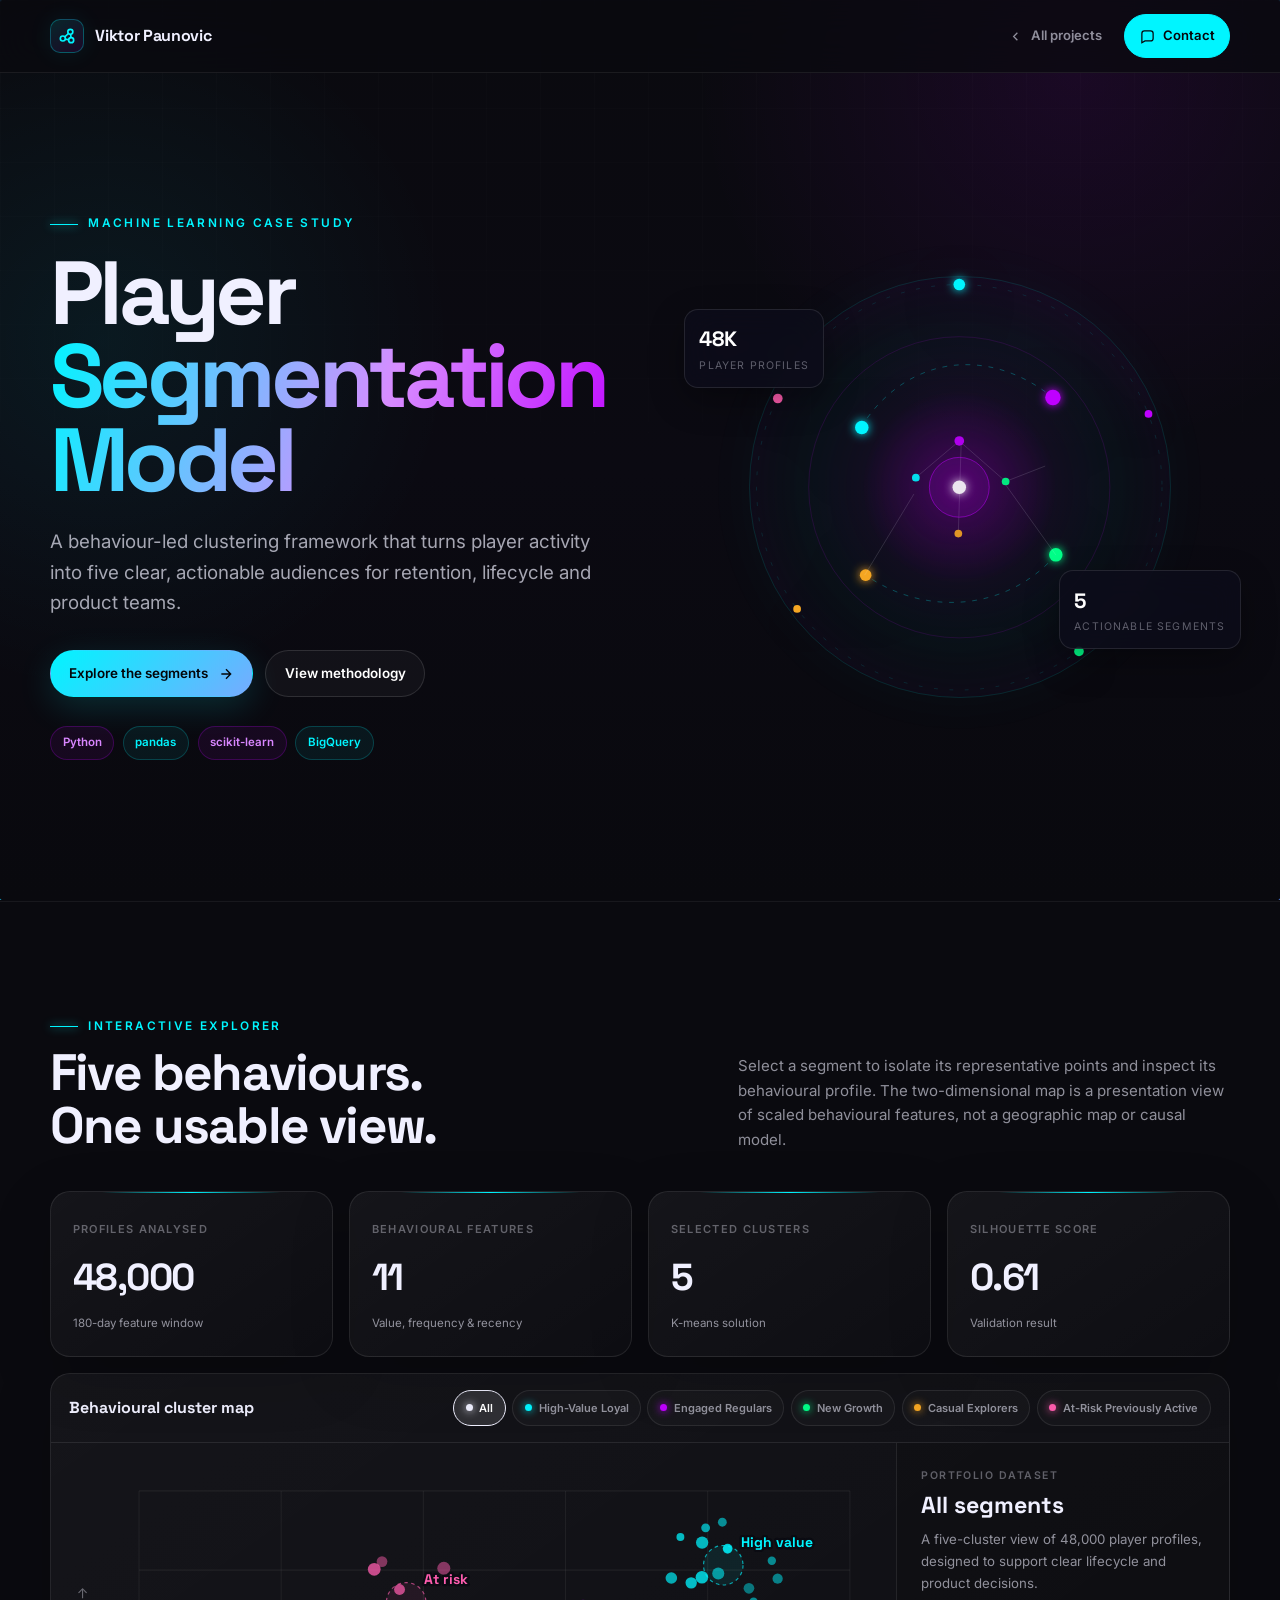
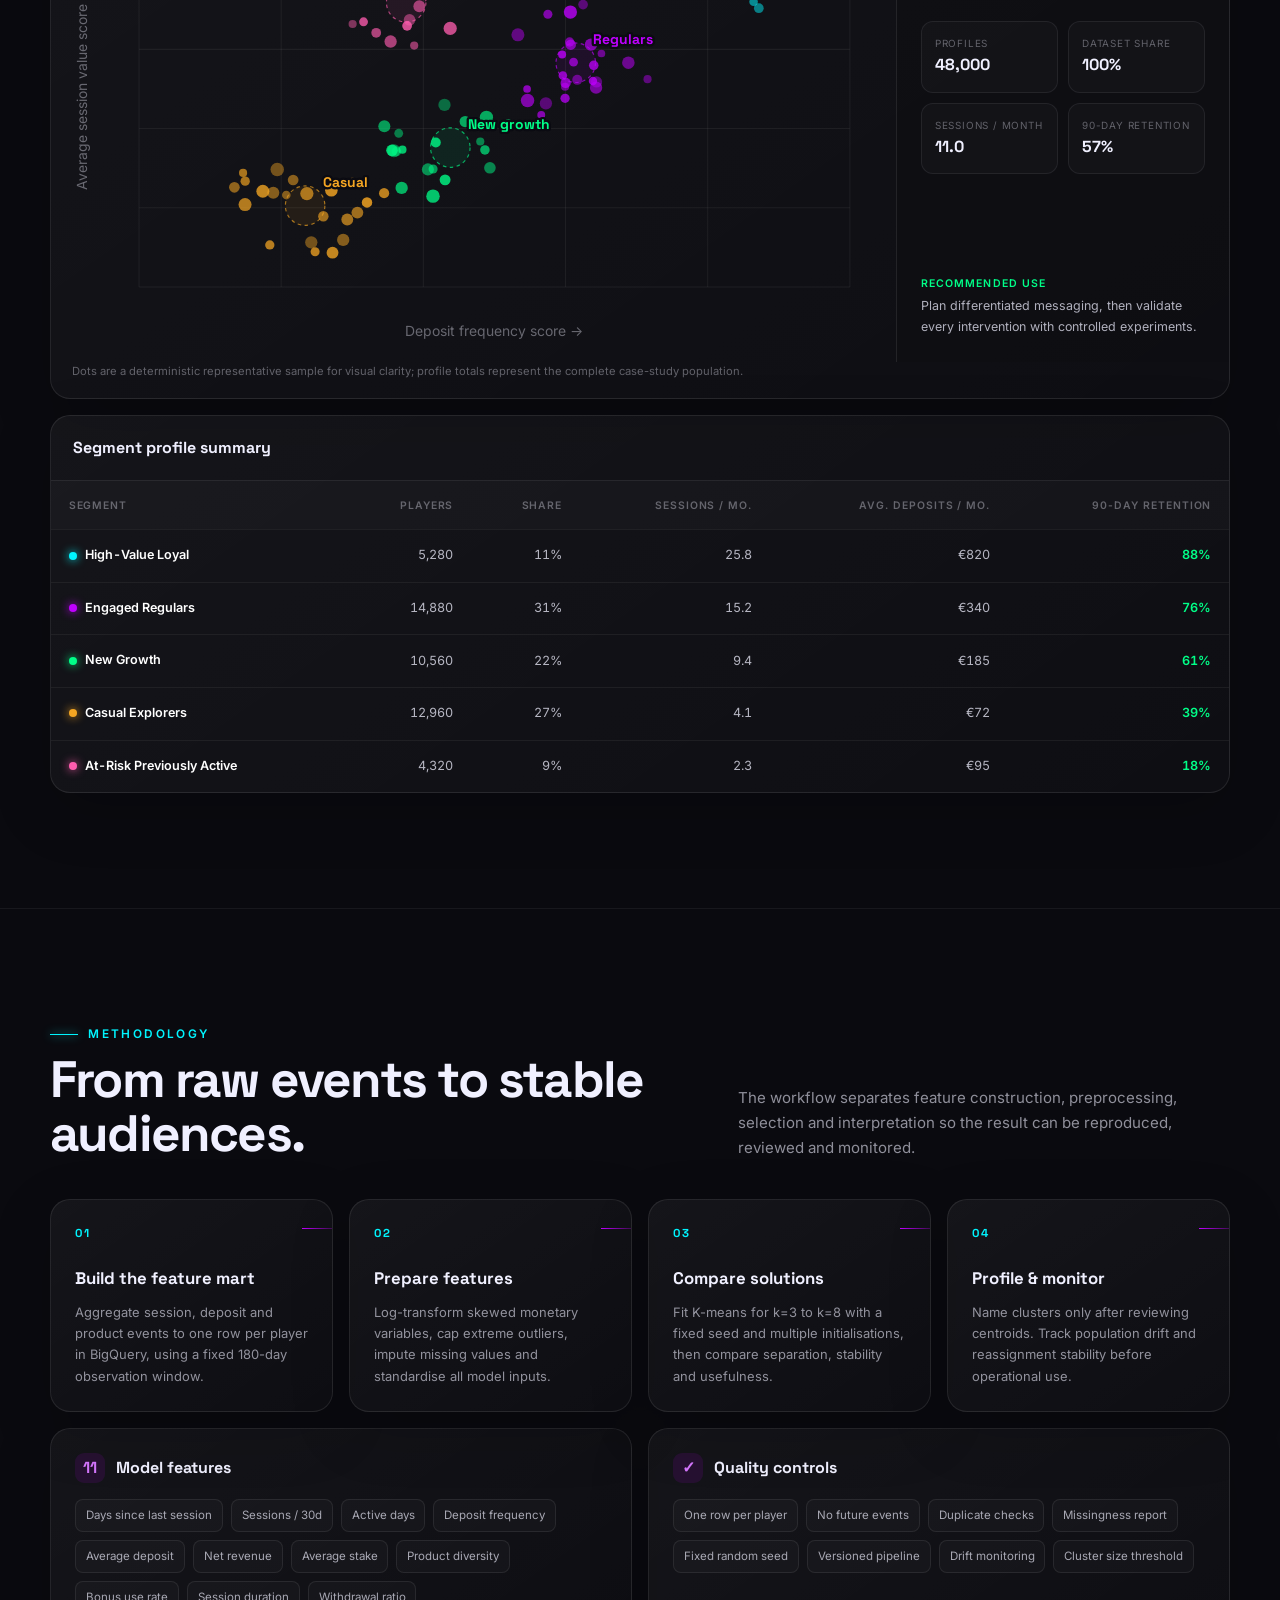
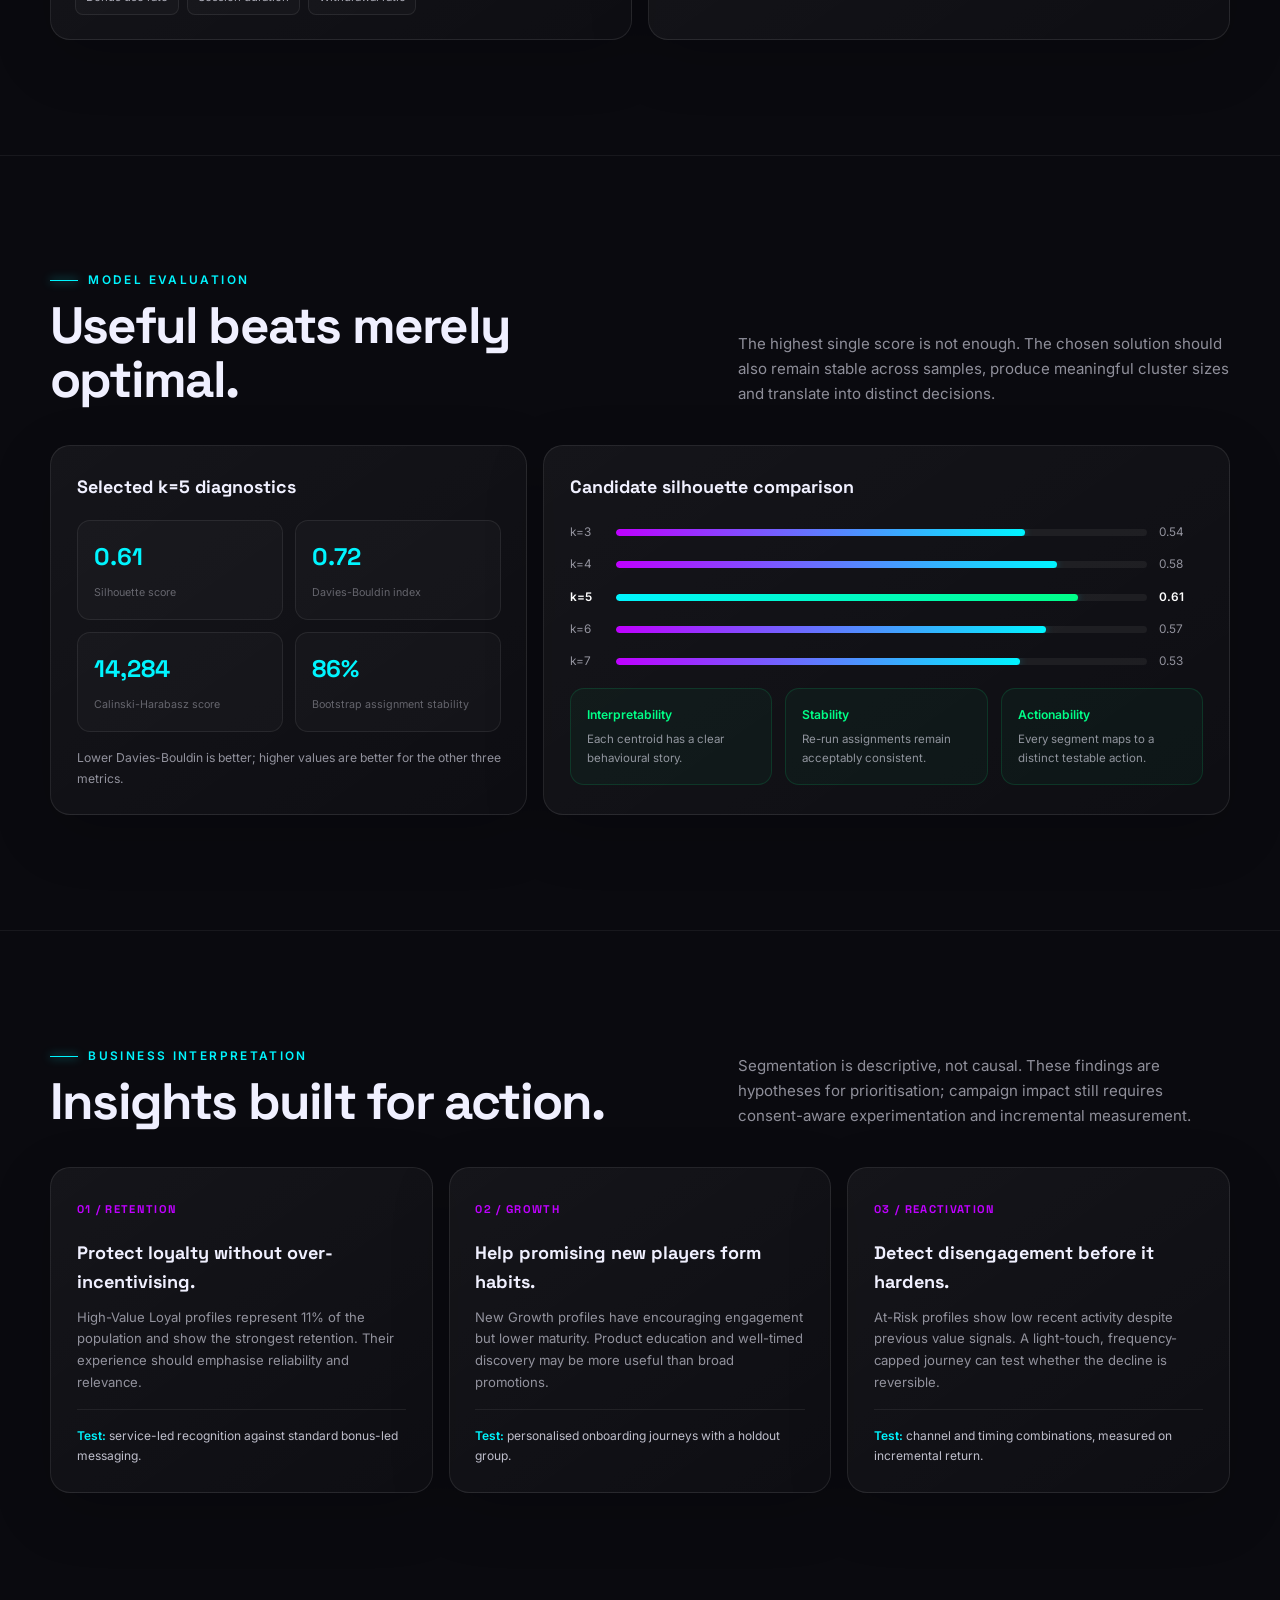
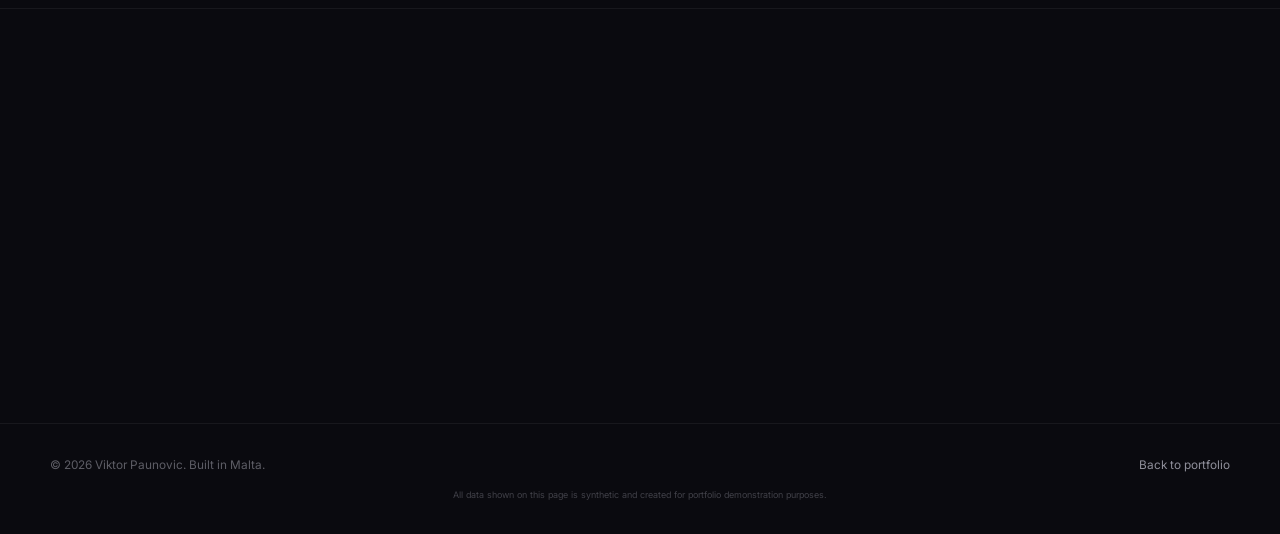
<file: projects/player-segmentation-model/index.html>
<!DOCTYPE html>
<html lang="en">
<head>
  <meta charset="UTF-8">
  <meta name="viewport" content="width=device-width, initial-scale=1.0">
  <meta name="theme-color" content="#0a0a0f">
  <meta name="color-scheme" content="dark">
  <meta name="robots" content="index, follow">
  <title>Player Segmentation Model | Viktor Paunovic</title>
  <meta name="description" content="An interactive player segmentation case study using Python, pandas, scikit-learn and BigQuery.">
  <meta property="og:type" content="article">
  <meta property="og:url" content="https://viktorpaunovic.com/projects/player-segmentation-model/">
  <meta property="og:title" content="Player Segmentation Model | Viktor Paunovic">
  <meta property="og:description" content="An interactive player segmentation case study covering behavioural clusters, model evaluation and business actions.">
  <meta property="og:site_name" content="Viktor Paunovic Portfolio">
  <meta name="twitter:card" content="summary">
  <link rel="canonical" href="https://viktorpaunovic.com/projects/player-segmentation-model/">
  <!-- Self-hosted fonts, shared with the home page (fonts/). Variable files: one per family covers every weight. -->
  <link rel="preload" href="../../fonts/space-grotesk-latin-v22.woff2" as="font" type="font/woff2" crossorigin>
  <style>@font-face{font-family:'Inter';font-style:normal;font-weight:300 600;font-display:swap;src:url(../../fonts/inter-latin-v20.woff2) format('woff2');unicode-range:U+0000-00FF,U+0131,U+0152-0153,U+02BB-02BC,U+02C6,U+02DA,U+02DC,U+0304,U+0308,U+0329,U+2000-206F,U+20AC,U+2122,U+2191,U+2193,U+2212,U+2215,U+FEFF,U+FFFD;}@font-face{font-family:'Space Grotesk';font-style:normal;font-weight:300 700;font-display:swap;src:url(../../fonts/space-grotesk-latin-v22.woff2) format('woff2');unicode-range:U+0000-00FF,U+0131,U+0152-0153,U+02BB-02BC,U+02C6,U+02DA,U+02DC,U+0304,U+0308,U+0329,U+2000-206F,U+20AC,U+2122,U+2191,U+2193,U+2212,U+2215,U+FEFF,U+FFFD;}</style>
  <link rel="icon" href="/favicon.ico" sizes="48x48">
  <link rel="icon" type="image/svg+xml" href="/favicon.svg">
  <link rel="icon" type="image/png" sizes="192x192" href="/favicon-192.png">
  <link rel="apple-touch-icon" href="/apple-touch-icon.png">
  <style>
    *,*::before,*::after{box-sizing:border-box;margin:0;padding:0}
    :root{
      --bg:#0a0a0f;--bg-soft:#0d0d1a;--panel:rgba(255,255,255,.035);
      --panel-strong:rgba(17,17,29,.9);--line:rgba(255,255,255,.09);
      --white:#f0f0ff;--muted:rgba(240,240,255,.58);--dim:rgba(240,240,255,.36);
      --cyan:#00f5ff;--purple:#bf00ff;--green:#00ff88;--amber:#f5a623;--pink:#ff5daf;
      --max:1180px;--radius:20px;
    }
    html{scroll-behavior:smooth;scroll-padding-top:90px}
    body{min-width:320px;background:var(--bg);color:var(--white);font-family:"Inter",sans-serif;line-height:1.65;overflow-x:hidden}
    body::before{content:"";position:fixed;inset:0;z-index:-3;background:
      radial-gradient(circle at 84% 8%,rgba(191,0,255,.09),transparent 28%),
      radial-gradient(circle at 8% 38%,rgba(0,245,255,.065),transparent 27%),
      linear-gradient(180deg,#0a0a0f 0%,#0b0a12 52%,#09090e 100%)}
    a{color:inherit}
    button{font:inherit}
    ::selection{background:rgba(191,0,255,.45);color:#fff}
    ::-webkit-scrollbar{width:5px}::-webkit-scrollbar-track{background:var(--bg)}::-webkit-scrollbar-thumb{background:rgba(0,245,255,.32);border-radius:999px}
    .skip-link{position:fixed;left:1rem;top:1rem;z-index:1000;transform:translateY(-180%);background:var(--cyan);color:#03070a;padding:.7rem 1rem;border-radius:10px;font-weight:700;text-decoration:none}
    .skip-link:focus{transform:none}
    #particle-canvas{position:fixed;inset:0;width:100%;height:100%;z-index:-2;pointer-events:none;opacity:.88}
    .grid-fade{position:fixed;inset:0;z-index:-1;pointer-events:none;background-image:linear-gradient(rgba(255,255,255,.014) 1px,transparent 1px),linear-gradient(90deg,rgba(255,255,255,.014) 1px,transparent 1px);background-size:54px 54px;mask-image:linear-gradient(to bottom,black,transparent 75%)}
    .container{width:min(calc(100% - 2.5rem),var(--max));margin-inline:auto}

    .topbar{position:sticky;top:0;z-index:50;background:rgba(10,10,15,.74);border-bottom:1px solid rgba(255,255,255,.07);backdrop-filter:blur(22px);-webkit-backdrop-filter:blur(22px)}
    .nav{height:72px;display:flex;align-items:center;justify-content:space-between;gap:1rem}
    .brand{display:inline-flex;align-items:center;gap:.7rem;font-family:"Space Grotesk",sans-serif;font-weight:700;text-decoration:none;letter-spacing:-.02em}
    .brand-mark{display:grid;place-items:center;width:34px;height:34px;border:1px solid rgba(0,245,255,.28);border-radius:10px;background:linear-gradient(145deg,rgba(0,245,255,.12),rgba(191,0,255,.1));box-shadow:0 0 24px rgba(0,245,255,.08)}
    .brand-mark svg{width:20px;color:var(--cyan)}
    .nav-links{display:flex;align-items:center;gap:.45rem}
    .nav-link{display:inline-flex;align-items:center;gap:.5rem;padding:.62rem .9rem;border:1px solid transparent;border-radius:999px;color:var(--muted);font-size:.82rem;font-weight:600;text-decoration:none;transition:.25s ease}
    .nav-link:hover,.nav-link:focus-visible{color:#fff;background:rgba(255,255,255,.05);border-color:rgba(255,255,255,.09)}
    .nav-link.primary{color:#05060a;background:var(--cyan);border-color:var(--cyan)}
    .nav-link.primary:hover,.nav-link.primary:focus-visible{background:#74faff;box-shadow:0 8px 28px rgba(0,245,255,.24)}
    .nav-link svg{width:15px;height:15px}

    .hero{min-height:calc(100vh - 72px);display:grid;grid-template-columns:minmax(0,1.02fr) minmax(360px,.98fr);align-items:center;gap:clamp(2rem,6vw,5.5rem);padding-block:clamp(4rem,8vw,7.2rem)}
    .eyebrow{display:flex;align-items:center;gap:.65rem;color:var(--cyan);font-size:.74rem;font-weight:700;letter-spacing:.2em;text-transform:uppercase}
    .eyebrow::before{content:"";width:28px;height:1px;background:currentColor;box-shadow:0 0 10px currentColor}
    h1,h2,h3{font-family:"Space Grotesk",sans-serif}
    h1{max-width:760px;margin-top:1.15rem;font-size:clamp(3.15rem,7vw,6.9rem);line-height:.93;letter-spacing:-.052em}
    h1 .gradient{display:block;background:linear-gradient(110deg,var(--cyan),#d78cff 58%,var(--purple));-webkit-background-clip:text;background-clip:text;color:transparent}
    .hero-copy{max-width:640px;margin-top:1.5rem;color:rgba(240,240,255,.68);font-size:clamp(1rem,1.8vw,1.16rem)}
    .hero-actions{display:flex;flex-wrap:wrap;gap:.75rem;margin-top:2rem}
    .button{display:inline-flex;align-items:center;justify-content:center;gap:.6rem;min-height:46px;padding:.72rem 1.15rem;border:1px solid rgba(255,255,255,.12);border-radius:999px;background:rgba(255,255,255,.035);color:#fff;font-size:.84rem;font-weight:700;text-decoration:none;transition:transform .25s ease,border-color .25s ease,background .25s ease,box-shadow .25s ease}
    .button:hover,.button:focus-visible{transform:translateY(-2px);border-color:rgba(0,245,255,.42);background:rgba(0,245,255,.075)}
    .button.primary{color:#03060a;background:linear-gradient(135deg,var(--cyan),#76abff);border-color:transparent;box-shadow:0 10px 34px rgba(0,245,255,.15)}
    .button svg{width:16px;height:16px}
    .tech-row{display:flex;flex-wrap:wrap;gap:.55rem;margin-top:1.8rem}
    .chip{padding:.4rem .72rem;border:1px solid rgba(191,0,255,.23);border-radius:999px;background:rgba(191,0,255,.07);color:#d986ff;font-size:.72rem;font-weight:700}
    .chip:nth-child(even){border-color:rgba(0,245,255,.2);background:rgba(0,245,255,.06);color:var(--cyan)}

    .cluster-orbit{position:relative;display:grid;place-items:center;aspect-ratio:1;isolation:isolate}
    .cluster-orbit::before,.cluster-orbit::after{content:"";position:absolute;border-radius:50%;pointer-events:none}
    .cluster-orbit::before{inset:4%;background:radial-gradient(circle,rgba(191,0,255,.12),rgba(0,245,255,.035) 43%,transparent 70%);filter:blur(8px)}
    .cluster-orbit::after{inset:11%;border:1px solid rgba(0,245,255,.12);box-shadow:inset 0 0 60px rgba(191,0,255,.05);animation:orbitPulse 5s ease-in-out infinite}
    .cluster-orbit svg{position:relative;z-index:1;width:100%;filter:drop-shadow(0 14px 30px rgba(0,0,0,.38))}
    .orbit-ring{transform-origin:center;animation:orbitSpin 30s linear infinite}
    .orbit-ring.reverse{animation-direction:reverse;animation-duration:24s}
    .hero-stat{position:absolute;z-index:2;display:flex;flex-direction:column;min-width:118px;padding:.8rem .9rem;border:1px solid rgba(255,255,255,.1);border-radius:14px;background:rgba(13,13,26,.82);backdrop-filter:blur(16px);box-shadow:0 12px 35px rgba(0,0,0,.32)}
    .hero-stat strong{font-family:"Space Grotesk",sans-serif;font-size:1.3rem;color:#fff}
    .hero-stat span{color:var(--dim);font-size:.66rem;text-transform:uppercase;letter-spacing:.11em}
    .hero-stat.one{left:-1%;top:17%}.hero-stat.two{right:-2%;bottom:20%}
    @keyframes orbitSpin{to{transform:rotate(360deg)}}
    @keyframes orbitPulse{50%{transform:scale(1.035);border-color:rgba(191,0,255,.2)}}


    .section{padding-block:clamp(5rem,9vw,8rem);border-top:1px solid rgba(255,255,255,.06)}
    .section-heading{display:grid;grid-template-columns:minmax(0,.8fr) minmax(320px,.6fr);align-items:end;gap:2rem;margin-bottom:2.4rem}
    .section-heading h2{margin-top:.55rem;font-size:clamp(2rem,4vw,3.45rem);line-height:1.05;letter-spacing:-.035em}
    .section-heading p{color:var(--muted);font-size:.94rem}
    .card{border:1px solid var(--line);border-radius:var(--radius);background:linear-gradient(145deg,rgba(255,255,255,.048),rgba(255,255,255,.018));box-shadow:0 18px 60px rgba(0,0,0,.18)}
    .reveal{opacity:0;transform:translateY(24px);transition:opacity .65s ease,transform .65s ease}
    .reveal.in-view{opacity:1;transform:none}

    .kpi-grid{display:grid;grid-template-columns:repeat(4,1fr);gap:1rem;margin-bottom:1rem}
    .kpi{position:relative;overflow:hidden;padding:1.35rem}
    .kpi::after{content:"";position:absolute;left:18%;right:18%;top:0;height:1px;background:linear-gradient(90deg,transparent,var(--cyan),transparent)}
    .kpi-label{color:var(--dim);font-size:.69rem;font-weight:700;letter-spacing:.12em;text-transform:uppercase}
    .kpi-value{display:block;margin-top:.35rem;font-family:"Space Grotesk",sans-serif;font-size:clamp(1.7rem,3vw,2.35rem);font-weight:700;letter-spacing:-.04em}
    .kpi-foot{color:var(--muted);font-size:.72rem}

    .lab{overflow:hidden}
    .lab-toolbar{display:flex;align-items:center;justify-content:space-between;gap:1rem;padding:1rem 1.15rem;border-bottom:1px solid var(--line)}
    .lab-toolbar h3{font-size:1rem}
    .segment-controls{display:flex;flex-wrap:wrap;gap:.4rem}
    .segment-button{display:inline-flex;align-items:center;gap:.42rem;padding:.48rem .72rem;border:1px solid rgba(255,255,255,.09);border-radius:999px;background:rgba(255,255,255,.025);color:var(--muted);font-size:.69rem;font-weight:700;cursor:pointer;transition:.22s ease}
    .segment-button::before{content:"";width:7px;height:7px;border-radius:50%;background:var(--dot,#fff);box-shadow:0 0 9px var(--dot,#fff)}
    .segment-button:hover,.segment-button:focus-visible,.segment-button[aria-pressed="true"]{color:#fff;border-color:var(--dot,var(--cyan));background:color-mix(in srgb,var(--dot,var(--cyan)) 12%,transparent)}
    .lab-grid{display:grid;grid-template-columns:minmax(0,1.65fr) minmax(260px,.65fr)}
    .scatter-wrap{position:relative;min-width:0;padding:1.25rem 1rem .7rem}
    #segment-scatter{display:block;width:100%;height:auto;min-height:360px}
    .axis-label{fill:rgba(240,240,255,.39);font-size:12px;font-family:Inter,sans-serif}
    .grid-line{stroke:rgba(255,255,255,.055);stroke-width:1}
    .scatter-point{transition:opacity .25s ease,r .25s ease,filter .25s ease}
    .scatter-label{font-family:"Space Grotesk",sans-serif;font-size:12px;font-weight:700;paint-order:stroke;stroke:#0b0b12;stroke-width:4px;stroke-linejoin:round}
    .profile{display:flex;flex-direction:column;padding:1.5rem;border-left:1px solid var(--line);background:rgba(8,8,15,.25)}
    .profile-overline{color:var(--dim);font-size:.66rem;font-weight:700;letter-spacing:.14em;text-transform:uppercase}
    .profile h3{margin-top:.5rem;font-size:1.45rem;line-height:1.12}
    .profile-desc{min-height:73px;margin-top:.7rem;color:var(--muted);font-size:.83rem}
    .profile-metrics{display:grid;grid-template-columns:1fr 1fr;gap:.65rem;margin-top:1.2rem}
    .profile-metric{padding:.8rem;border:1px solid rgba(255,255,255,.07);border-radius:12px;background:rgba(255,255,255,.025)}
    .profile-metric span{display:block;color:var(--dim);font-size:.62rem;text-transform:uppercase;letter-spacing:.08em}
    .profile-metric strong{font-family:"Space Grotesk",sans-serif;font-size:1rem}
    .profile-action{margin-top:auto;padding-top:1.25rem;color:rgba(240,240,255,.72);font-size:.78rem}
    .profile-action strong{display:block;margin-bottom:.25rem;color:var(--green);font-size:.66rem;letter-spacing:.1em;text-transform:uppercase}
    .scatter-caption{padding:0 1.3rem 1.1rem;color:var(--dim);font-size:.7rem}

    .table-card{margin-top:1rem;overflow:hidden}
    .table-head{display:flex;align-items:center;justify-content:space-between;gap:1rem;padding:1.2rem 1.35rem;border-bottom:1px solid var(--line)}
    .table-head h3{font-size:1rem}.table-head span{color:var(--dim);font-size:.7rem}
    .table-scroll{overflow-x:auto}
    table{width:100%;border-collapse:collapse;min-width:780px;font-size:.79rem}
    th,td{padding:.95rem 1.1rem;text-align:right;border-bottom:1px solid rgba(255,255,255,.055);white-space:nowrap}
    th:first-child,td:first-child{text-align:left}
    th{color:var(--dim);font-size:.65rem;letter-spacing:.09em;text-transform:uppercase;background:rgba(255,255,255,.018)}
    td{color:rgba(240,240,255,.74);font-variant-numeric:tabular-nums}
    tbody tr:last-child td{border-bottom:0}tbody tr:hover{background:rgba(255,255,255,.025)}
    .row-name{display:inline-flex;align-items:center;gap:.55rem;color:#fff;font-weight:700}.row-dot{width:8px;height:8px;border-radius:50%;background:var(--row-color);box-shadow:0 0 10px var(--row-color)}
    .retention{color:var(--green);font-weight:700}

    .pipeline{display:grid;grid-template-columns:repeat(4,1fr);gap:1rem;counter-reset:step}
    .step{position:relative;padding:1.5rem;counter-increment:step;overflow:hidden}
    .step::before{content:"0" counter(step);display:block;margin-bottom:1.4rem;color:var(--cyan);font-family:"Space Grotesk",sans-serif;font-size:.72rem;font-weight:700;letter-spacing:.14em}
    .step::after{content:"";position:absolute;top:28px;right:-12px;width:42px;height:1px;background:linear-gradient(90deg,var(--purple),transparent)}
    .step h3{font-size:1.05rem}.step p{margin-top:.55rem;color:var(--muted);font-size:.81rem}
    .feature-grid{display:grid;grid-template-columns:1fr 1fr;gap:1rem;margin-top:1rem}
    .feature-card{padding:1.5rem}
    .feature-card h3{display:flex;align-items:center;gap:.7rem;font-size:1rem}
    .feature-card h3 span{display:grid;place-items:center;width:30px;height:30px;border-radius:9px;background:rgba(191,0,255,.11);color:#d677ff}
    .feature-list{display:flex;flex-wrap:wrap;gap:.5rem;margin-top:1rem}
    .feature{padding:.38rem .62rem;border:1px solid rgba(255,255,255,.08);border-radius:8px;background:rgba(255,255,255,.025);color:rgba(240,240,255,.67);font-size:.72rem}

    .evaluation-grid{display:grid;grid-template-columns:.82fr 1.18fr;gap:1rem}
    .score-panel{padding:1.6rem}
    .score-panel h3,.decision-panel h3{font-size:1.12rem}
    .scores{display:grid;grid-template-columns:1fr 1fr;gap:.75rem;margin-top:1.2rem}
    .score{padding:1rem;border:1px solid rgba(255,255,255,.075);border-radius:13px;background:rgba(255,255,255,.025)}
    .score strong{display:block;color:var(--cyan);font-family:"Space Grotesk",sans-serif;font-size:1.5rem}.score span{color:var(--dim);font-size:.67rem}
    .score-note{margin-top:1rem;color:var(--muted);font-size:.76rem}
    .decision-panel{padding:1.6rem}
    .k-list{margin-top:1.35rem;display:grid;gap:.8rem}
    .k-row{display:grid;grid-template-columns:34px 1fr 44px;align-items:center;gap:.75rem;color:var(--muted);font-size:.74rem}
    .k-bar{height:7px;border-radius:999px;background:rgba(255,255,255,.055);overflow:hidden}.k-fill{height:100%;width:var(--width);border-radius:inherit;background:linear-gradient(90deg,var(--purple),var(--cyan));box-shadow:0 0 9px rgba(0,245,255,.3)}
    .k-row.selected{color:#fff;font-weight:700}.k-row.selected .k-fill{background:linear-gradient(90deg,var(--cyan),var(--green))}
    .guardrails{display:grid;grid-template-columns:repeat(3,1fr);gap:.8rem;margin-top:1rem}
    .guardrail{padding:1rem;border:1px solid rgba(0,255,136,.13);border-radius:14px;background:rgba(0,255,136,.035)}
    .guardrail strong{display:block;color:var(--green);font-size:.76rem}.guardrail span{display:block;margin-top:.32rem;color:var(--muted);font-size:.72rem}

    .insight-grid{display:grid;grid-template-columns:repeat(3,1fr);gap:1rem}
    .insight{position:relative;padding:1.6rem;overflow:hidden}
    .insight-num{color:var(--purple);font-family:"Space Grotesk",sans-serif;font-size:.7rem;font-weight:700;letter-spacing:.12em}
    .insight h3{margin-top:1.1rem;font-size:1.13rem}.insight p{margin-top:.6rem;color:var(--muted);font-size:.82rem}
    .insight .action{margin-top:1rem;padding-top:1rem;border-top:1px solid rgba(255,255,255,.07);color:rgba(240,240,255,.78);font-size:.75rem}.insight .action strong{color:var(--cyan)}

    .cta{display:flex;align-items:center;justify-content:space-between;gap:2rem;padding:clamp(1.5rem,4vw,2.8rem);border-color:rgba(0,245,255,.18);background:radial-gradient(circle at 85% 20%,rgba(191,0,255,.13),transparent 34%),linear-gradient(135deg,rgba(0,245,255,.065),rgba(255,255,255,.022))}
    .cta h2{font-size:clamp(1.55rem,3vw,2.5rem)}.cta p{margin-top:.4rem;color:var(--muted);font-size:.85rem}
    .cta-actions{display:flex;gap:.65rem;flex-shrink:0}
    footer{padding:2rem 0;color:var(--dim);font-size:.74rem;border-top:1px solid rgba(255,255,255,.06)}
    .footer-inner{display:flex;justify-content:space-between;gap:1rem}.footer-inner a{text-decoration:none;color:var(--muted)}.footer-inner a:hover{color:var(--cyan)}.data-disclaimer{display:block;margin-top:.8rem;text-align:center;color:rgba(240,240,255,.24);font-size:.56rem;line-height:1.5}

    :focus-visible{outline:2px solid var(--cyan);outline-offset:3px}
    @media(max-width:980px){
      .hero{grid-template-columns:1fr;min-height:auto}.hero-copy{max-width:700px}.cluster-orbit{width:min(92%,620px);margin-inline:auto}
      .kpi-grid{grid-template-columns:repeat(2,1fr)}.lab-grid{grid-template-columns:1fr}.profile{border-left:0;border-top:1px solid var(--line)}.profile-desc{min-height:0}.profile-action{margin-top:1.2rem}
      .pipeline{grid-template-columns:repeat(2,1fr)}.evaluation-grid{grid-template-columns:1fr}.insight-grid{grid-template-columns:1fr 1fr}.section-heading{grid-template-columns:1fr}
    }
    @media(max-width:700px){
      .container{width:min(calc(100% - 1.4rem),var(--max))}.nav{height:64px}.brand span:last-child{display:none}.nav-link{padding:.58rem .72rem}.nav-link .nav-text{display:none}
      .hero{padding-block:3.5rem}.hero-stat{min-width:100px;padding:.65rem}.hero-stat strong{font-size:1.05rem}
      .lab-toolbar{align-items:flex-start;flex-direction:column}.segment-controls{width:100%}.segment-button{flex:1 1 calc(33.333% - .4rem);justify-content:center}
      #segment-scatter{min-height:300px}.pipeline,.feature-grid,.insight-grid,.guardrails{grid-template-columns:1fr}.cta{align-items:flex-start;flex-direction:column}.cta-actions{flex-wrap:wrap}.footer-inner{flex-direction:column}
    }
    @media(max-width:470px){.kpi-grid,.scores{grid-template-columns:1fr}.segment-button{flex-basis:calc(50% - .4rem)}.profile-metrics{grid-template-columns:1fr}.cluster-orbit{width:100%}.hero-stat.two{right:0}.hero-stat.one{left:0}}
    @media(prefers-reduced-motion:reduce){html{scroll-behavior:auto}*,*::before,*::after{animation-duration:.01ms!important;animation-iteration-count:1!important;transition-duration:.01ms!important}.reveal{opacity:1;transform:none}}
  </style>
</head>
<body>
  <a class="skip-link" href="#main">Skip to main content</a>
  <canvas id="particle-canvas" aria-hidden="true"></canvas>
  <div class="grid-fade" aria-hidden="true"></div>

  <header class="topbar">
    <nav class="nav container" aria-label="Project navigation">
      <a class="brand" href="../../index.html#projects" aria-label="Viktor Paunovic portfolio projects">
        <span class="brand-mark" aria-hidden="true"><svg viewBox="0 0 24 24" fill="none" stroke="currentColor" stroke-width="2"><circle cx="7" cy="15" r="3"/><circle cx="16" cy="7" r="3"/><circle cx="17" cy="17" r="3"/><path d="m9.3 13 4.4-4M10 15.7l4 .8M16.4 10l.4 4"/></svg></span>
        <span>Viktor Paunovic</span>
      </a>
      <div class="nav-links">
        <a class="nav-link" href="../../index.html#projects"><svg viewBox="0 0 24 24" fill="none" stroke="currentColor" stroke-width="2" aria-hidden="true"><path d="m15 18-6-6 6-6"/></svg><span class="nav-text">All projects</span></a>
        <a class="nav-link primary" href="../../index.html#links"><svg viewBox="0 0 24 24" fill="none" stroke="currentColor" stroke-width="2" aria-hidden="true"><path d="M21 15a4 4 0 0 1-4 4H8l-5 3V7a4 4 0 0 1 4-4h10a4 4 0 0 1 4 4z"/></svg><span>Contact</span></a>
      </div>
    </nav>
  </header>

  <main id="main">
    <section class="hero container" aria-labelledby="page-title">
      <div>
        <div class="eyebrow">Machine learning case study</div>
        <h1 id="page-title">Player <span class="gradient">Segmentation Model</span></h1>
        <p class="hero-copy">A behaviour-led clustering framework that turns player activity into five clear, actionable audiences for retention, lifecycle and product teams.</p>
        <div class="hero-actions">
          <a class="button primary" href="#explorer">Explore the segments <svg viewBox="0 0 24 24" fill="none" stroke="currentColor" stroke-width="2" aria-hidden="true"><path d="M5 12h14M12 5l7 7-7 7"/></svg></a>
          <a class="button" href="#method">View methodology</a>
        </div>
        <div class="tech-row" aria-label="Technologies used">
          <span class="chip">Python</span><span class="chip">pandas</span><span class="chip">scikit-learn</span><span class="chip">BigQuery</span>
        </div>
      </div>

      <div class="cluster-orbit" aria-hidden="true">
        <svg viewBox="0 0 560 560" fill="none">
          <defs>
            <radialGradient id="coreGlow"><stop offset="0" stop-color="#bf00ff" stop-opacity=".24"/><stop offset="1" stop-color="#bf00ff" stop-opacity="0"/></radialGradient>
            <filter id="nodeGlow" x="-200%" y="-200%" width="500%" height="500%"><feGaussianBlur stdDeviation="5" result="blur"/><feMerge><feMergeNode in="blur"/><feMergeNode in="SourceGraphic"/></feMerge></filter>
          </defs>
          <circle cx="280" cy="280" r="210" stroke="rgba(0,245,255,.12)" stroke-dasharray="4 12"/>
          <circle cx="280" cy="280" r="156" stroke="rgba(191,0,255,.14)"/>
          <circle cx="280" cy="280" r="100" fill="url(#coreGlow)"/>
          <g class="orbit-ring">
            <circle cx="280" cy="70" r="6" fill="#00f5ff" filter="url(#nodeGlow)"/>
            <circle cx="476" cy="204" r="4" fill="#bf00ff"/><circle cx="404" cy="450" r="5" fill="#00ff88"/>
            <circle cx="112" cy="406" r="4" fill="#f5a623"/><circle cx="92" cy="188" r="5" fill="#ff5daf"/>
          </g>
          <g class="orbit-ring reverse">
            <path d="M178 218c45-72 129-87 199-31M380 350c-48 56-132 66-197 21" stroke="rgba(0,245,255,.28)" stroke-dasharray="5 7"/>
            <circle cx="179" cy="218" r="7" fill="#00f5ff" filter="url(#nodeGlow)"/>
            <circle cx="377" cy="187" r="8" fill="#bf00ff" filter="url(#nodeGlow)"/>
            <circle cx="380" cy="350" r="7" fill="#00ff88" filter="url(#nodeGlow)"/>
            <circle cx="183" cy="371" r="6" fill="#f5a623" filter="url(#nodeGlow)"/>
          </g>
          <g opacity=".9">
            <path d="m235 270 45-38 48 42 41-16M233 287l-51 84M282 233l-3 95M327 276l53 74" stroke="rgba(240,240,255,.16)"/>
            <circle cx="280" cy="280" r="31" fill="rgba(191,0,255,.13)" stroke="#bf00ff" stroke-opacity=".58"/>
            <circle cx="280" cy="280" r="7" fill="#fff" filter="url(#nodeGlow)"/>
            <circle cx="235" cy="270" r="4" fill="#00f5ff"/><circle cx="280" cy="232" r="5" fill="#bf00ff"/><circle cx="328" cy="274" r="4" fill="#00ff88"/><circle cx="279" cy="328" r="4" fill="#f5a623"/>
          </g>
        </svg>
        <div class="hero-stat one"><strong>48K</strong><span>Player profiles</span></div>
        <div class="hero-stat two"><strong>5</strong><span>Actionable segments</span></div>
      </div>
    </section>

    <section class="section" id="explorer" aria-labelledby="explorer-title">
      <div class="container">
        <div class="section-heading reveal">
          <div><div class="eyebrow">Interactive explorer</div><h2 id="explorer-title">Five behaviours.<br>One usable view.</h2></div>
          <p>Select a segment to isolate its representative points and inspect its behavioural profile. The two-dimensional map is a presentation view of scaled behavioural features, not a geographic map or causal model.</p>
        </div>

        <div class="kpi-grid reveal" aria-label="Model summary">
          <article class="card kpi"><span class="kpi-label">Profiles analysed</span><strong class="kpi-value">48,000</strong><span class="kpi-foot">180-day feature window</span></article>
          <article class="card kpi"><span class="kpi-label">Behavioural features</span><strong class="kpi-value">11</strong><span class="kpi-foot">Value, frequency &amp; recency</span></article>
          <article class="card kpi"><span class="kpi-label">Selected clusters</span><strong class="kpi-value">5</strong><span class="kpi-foot">K-means solution</span></article>
          <article class="card kpi"><span class="kpi-label">Silhouette score</span><strong class="kpi-value">0.61</strong><span class="kpi-foot">Validation result</span></article>
        </div>

        <article class="card lab reveal">
          <div class="lab-toolbar">
            <h3>Behavioural cluster map</h3>
            <div class="segment-controls" id="segment-controls" aria-label="Filter cluster map"></div>
          </div>
          <div class="lab-grid">
            <div class="scatter-wrap">
              <svg id="segment-scatter" viewBox="0 0 700 420" role="img" aria-labelledby="scatter-title scatter-desc">
                <title id="scatter-title">Player segment cluster map</title>
                <desc id="scatter-desc">Representative profiles plotted by deposit frequency score and average session value score. Use the buttons above to highlight a segment.</desc>
              </svg>
              <noscript><p class="scatter-caption">JavaScript is disabled. The complete segment table remains available below.</p></noscript>
            </div>
            <aside class="profile" aria-live="polite" aria-atomic="true">
              <span class="profile-overline" id="profile-overline">Portfolio dataset</span>
              <h3 id="profile-title">All segments</h3>
              <p class="profile-desc" id="profile-desc">A five-cluster view of 48,000 player profiles, designed to support clear lifecycle and product decisions.</p>
              <div class="profile-metrics">
                <div class="profile-metric"><span>Profiles</span><strong id="profile-count">48,000</strong></div>
                <div class="profile-metric"><span>Dataset share</span><strong id="profile-share">100%</strong></div>
                <div class="profile-metric"><span>Sessions / month</span><strong id="profile-sessions">11.0</strong></div>
                <div class="profile-metric"><span>90-day retention</span><strong id="profile-retention">57%</strong></div>
              </div>
              <p class="profile-action"><strong>Recommended use</strong><span id="profile-action">Plan differentiated messaging, then validate every intervention with controlled experiments.</span></p>
            </aside>
          </div>
          <p class="scatter-caption">Dots are a deterministic representative sample for visual clarity; profile totals represent the complete case-study population.</p>
        </article>

        <article class="card table-card reveal">
          <div class="table-head"><h3>Segment profile summary</h3></div>
          <div class="table-scroll">
            <table>
              <thead><tr><th scope="col">Segment</th><th scope="col">Players</th><th scope="col">Share</th><th scope="col">Sessions / mo.</th><th scope="col">Avg. deposits / mo.</th><th scope="col">90-day retention</th></tr></thead>
              <tbody id="segment-table"></tbody>
            </table>
          </div>
        </article>
      </div>
    </section>

    <section class="section" id="method" aria-labelledby="method-title">
      <div class="container">
        <div class="section-heading reveal">
          <div><div class="eyebrow">Methodology</div><h2 id="method-title">From raw events to stable audiences.</h2></div>
          <p>The workflow separates feature construction, preprocessing, selection and interpretation so the result can be reproduced, reviewed and monitored.</p>
        </div>

        <div class="pipeline reveal">
          <article class="card step"><h3>Build the feature mart</h3><p>Aggregate session, deposit and product events to one row per player in BigQuery, using a fixed 180-day observation window.</p></article>
          <article class="card step"><h3>Prepare features</h3><p>Log-transform skewed monetary variables, cap extreme outliers, impute missing values and standardise all model inputs.</p></article>
          <article class="card step"><h3>Compare solutions</h3><p>Fit K-means for k=3 to k=8 with a fixed seed and multiple initialisations, then compare separation, stability and usefulness.</p></article>
          <article class="card step"><h3>Profile &amp; monitor</h3><p>Name clusters only after reviewing centroids. Track population drift and reassignment stability before operational use.</p></article>
        </div>

        <div class="feature-grid reveal">
          <article class="card feature-card">
            <h3><span aria-hidden="true">11</span> Model features</h3>
            <div class="feature-list"><span class="feature">Days since last session</span><span class="feature">Sessions / 30d</span><span class="feature">Active days</span><span class="feature">Deposit frequency</span><span class="feature">Average deposit</span><span class="feature">Net revenue</span><span class="feature">Average stake</span><span class="feature">Product diversity</span><span class="feature">Bonus use rate</span><span class="feature">Session duration</span><span class="feature">Withdrawal ratio</span></div>
          </article>
          <article class="card feature-card">
            <h3><span aria-hidden="true">&check;</span> Quality controls</h3>
            <div class="feature-list"><span class="feature">One row per player</span><span class="feature">No future events</span><span class="feature">Duplicate checks</span><span class="feature">Missingness report</span><span class="feature">Fixed random seed</span><span class="feature">Versioned pipeline</span><span class="feature">Drift monitoring</span><span class="feature">Cluster size threshold</span></div>
          </article>
        </div>
      </div>
    </section>

    <section class="section" aria-labelledby="evaluation-title">
      <div class="container">
        <div class="section-heading reveal">
          <div><div class="eyebrow">Model evaluation</div><h2 id="evaluation-title">Useful beats merely optimal.</h2></div>
          <p>The highest single score is not enough. The chosen solution should also remain stable across samples, produce meaningful cluster sizes and translate into distinct decisions.</p>
        </div>

        <div class="evaluation-grid reveal">
          <article class="card score-panel">
            <h3>Selected k=5 diagnostics</h3>
            <div class="scores">
              <div class="score"><strong>0.61</strong><span>Silhouette score</span></div>
              <div class="score"><strong>0.72</strong><span>Davies-Bouldin index</span></div>
              <div class="score"><strong>14,284</strong><span>Calinski-Harabasz score</span></div>
              <div class="score"><strong>86%</strong><span>Bootstrap assignment stability</span></div>
            </div>
            <p class="score-note">Lower Davies-Bouldin is better; higher values are better for the other three metrics.</p>
          </article>
          <article class="card decision-panel">
            <h3>Candidate silhouette comparison</h3>
            <div class="k-list" aria-label="Silhouette scores by cluster count">
              <div class="k-row"><span>k=3</span><div class="k-bar"><div class="k-fill" style="--width:77%"></div></div><span>0.54</span></div>
              <div class="k-row"><span>k=4</span><div class="k-bar"><div class="k-fill" style="--width:83%"></div></div><span>0.58</span></div>
              <div class="k-row selected"><span>k=5</span><div class="k-bar"><div class="k-fill" style="--width:87%"></div></div><span>0.61</span></div>
              <div class="k-row"><span>k=6</span><div class="k-bar"><div class="k-fill" style="--width:81%"></div></div><span>0.57</span></div>
              <div class="k-row"><span>k=7</span><div class="k-bar"><div class="k-fill" style="--width:76%"></div></div><span>0.53</span></div>
            </div>
            <div class="guardrails">
              <div class="guardrail"><strong>Interpretability</strong><span>Each centroid has a clear behavioural story.</span></div>
              <div class="guardrail"><strong>Stability</strong><span>Re-run assignments remain acceptably consistent.</span></div>
              <div class="guardrail"><strong>Actionability</strong><span>Every segment maps to a distinct testable action.</span></div>
            </div>
          </article>
        </div>
      </div>
    </section>

    <section class="section" aria-labelledby="insights-title">
      <div class="container">
        <div class="section-heading reveal">
          <div><div class="eyebrow">Business interpretation</div><h2 id="insights-title">Insights built for action.</h2></div>
          <p>Segmentation is descriptive, not causal. These findings are hypotheses for prioritisation; campaign impact still requires consent-aware experimentation and incremental measurement.</p>
        </div>
        <div class="insight-grid reveal">
          <article class="card insight"><span class="insight-num">01 / RETENTION</span><h3>Protect loyalty without over-incentivising.</h3><p>High-Value Loyal profiles represent 11% of the population and show the strongest retention. Their experience should emphasise reliability and relevance.</p><p class="action"><strong>Test:</strong> service-led recognition against standard bonus-led messaging.</p></article>
          <article class="card insight"><span class="insight-num">02 / GROWTH</span><h3>Help promising new players form habits.</h3><p>New Growth profiles have encouraging engagement but lower maturity. Product education and well-timed discovery may be more useful than broad promotions.</p><p class="action"><strong>Test:</strong> personalised onboarding journeys with a holdout group.</p></article>
          <article class="card insight"><span class="insight-num">03 / REACTIVATION</span><h3>Detect disengagement before it hardens.</h3><p>At-Risk profiles show low recent activity despite previous value signals. A light-touch, frequency-capped journey can test whether the decline is reversible.</p><p class="action"><strong>Test:</strong> channel and timing combinations, measured on incremental return.</p></article>
        </div>
      </div>
    </section>

    <section class="section">
      <div class="container">
        <div class="card cta reveal">
          <div><h2>Want to discuss the analysis?</h2><p>I can walk through the feature design, model trade-offs and dashboard decisions.</p></div>
          <div class="cta-actions"><a class="button primary" href="../../index.html#links">Contact me</a><a class="button" href="../../index.html#projects">More projects</a></div>
        </div>
      </div>
    </section>
  </main>

  <footer>
    <div class="container"><div class="footer-inner"><span>&copy; <span id="year">2026</span> Viktor Paunovic. Built in Malta.</span><a href="../../index.html#projects">Back to portfolio</a></div><small class="data-disclaimer">All data shown on this page is synthetic and created for portfolio demonstration purposes.</small></div>
  </footer>

  <script>
    "use strict";

    const segments = [
      {id:"loyal",name:"High-Value Loyal",short:"High value",color:"#00f5ff",count:5280,share:11,sessions:25.8,deposits:820,retention:88,cx:565,cy:88,sx:54,sy:40,description:"Frequent, recent and high-value profiles with broad product engagement and consistent activity.",action:"Prioritise recognition, service quality and relevant experiences; avoid unnecessary incentive cost."},
      {id:"regular",name:"Engaged Regulars",short:"Regulars",color:"#bf00ff",count:14880,share:31,sessions:15.2,deposits:340,retention:76,cx:438,cy:172,sx:70,sy:50,description:"Consistent profiles with healthy frequency, mid-range value and dependable repeat behaviour.",action:"Deepen product discovery and test personalised cross-sell journeys with controlled holdouts."},
      {id:"growth",name:"New Growth",short:"New growth",color:"#00ff88",count:10560,share:22,sessions:9.4,deposits:185,retention:61,cx:330,cy:245,sx:58,sy:48,description:"Recently acquired profiles showing early momentum but not yet a stable long-term pattern.",action:"Use progressive onboarding and education to support habit formation without message overload."},
      {id:"casual",name:"Casual Explorers",short:"Casual",color:"#f5a623",count:12960,share:27,sessions:4.1,deposits:72,retention:39,cx:205,cy:295,sx:68,sy:46,description:"Low-frequency profiles who sample products selectively and respond inconsistently over time.",action:"Keep communication low-frequency and test discovery content around demonstrated preferences."},
      {id:"risk",name:"At-Risk Previously Active",short:"At risk",color:"#ff5daf",count:4320,share:9,sessions:2.3,deposits:95,retention:18,cx:292,cy:120,sx:60,sy:38,description:"Previously active profiles with a sharp recency decline and lower current engagement.",action:"Test a respectful, frequency-capped reactivation journey and suppress persistent non-responders."}
    ];

    const svg = document.getElementById("segment-scatter");
    const ns = "http://www.w3.org/2000/svg";
    const plot = {left:62,right:674,top:24,bottom:365};
    const makeSvg = (tag,attrs,parent=svg) => {
      const node=document.createElementNS(ns,tag);
      Object.entries(attrs).forEach(([key,value])=>node.setAttribute(key,String(value)));
      parent.appendChild(node);return node;
    };
    const mulberry32 = seed => () => {seed|=0;seed=seed+0x6D2B79F5|0;let t=Math.imul(seed^seed>>>15,1|seed);t=t+Math.imul(t^t>>>7,61|t)^t;return ((t^t>>>14)>>>0)/4294967296};
    const random=mulberry32(92741);

    const gridGroup=makeSvg("g",{"aria-hidden":"true"});
    for(let i=0;i<=5;i++){
      const x=plot.left+(plot.right-plot.left)*(i/5),y=plot.top+(plot.bottom-plot.top)*(i/5);
      makeSvg("line",{x1:x,y1:plot.top,x2:x,y2:plot.bottom,class:"grid-line"},gridGroup);
      makeSvg("line",{x1:plot.left,y1:y,x2:plot.right,y2:y,class:"grid-line"},gridGroup);
    }
    const xLabel=makeSvg("text",{x:(plot.left+plot.right)/2,y:407,"text-anchor":"middle",class:"axis-label"},gridGroup);xLabel.textContent="Deposit frequency score  ->";
    const yLabel=makeSvg("text",{x:17,y:(plot.top+plot.bottom)/2,"text-anchor":"middle",class:"axis-label",transform:`rotate(-90 17 ${(plot.top+plot.bottom)/2})`},gridGroup);yLabel.textContent="Average session value score  ->";

    const pointGroup=makeSvg("g",{});
    segments.forEach((segment,segmentIndex)=>{
      const cluster=makeSvg("g",{"data-segment":segment.id},pointGroup);
      const sampleCount=[15,25,19,22,13][segmentIndex];
      for(let i=0;i<sampleCount;i++){
        const angle=random()*Math.PI*2;
        const radius=Math.sqrt(random());
        const x=Math.max(plot.left+7,Math.min(plot.right-7,segment.cx+Math.cos(angle)*segment.sx*radius+(random()-.5)*12));
        const y=Math.max(plot.top+7,Math.min(plot.bottom-7,segment.cy+Math.sin(angle)*segment.sy*radius+(random()-.5)*10));
        const pointRadius=(3.3+random()*2.5).toFixed(1);
        makeSvg("circle",{cx:x.toFixed(1),cy:y.toFixed(1),r:pointRadius,fill:segment.color,"fill-opacity":(.38+random()*.45).toFixed(2),class:"scatter-point","data-segment":segment.id,"data-radius":pointRadius},cluster);
      }
      makeSvg("circle",{cx:segment.cx,cy:segment.cy,r:17,fill:segment.color,"fill-opacity":".08",stroke:segment.color,"stroke-opacity":".65","stroke-dasharray":"3 3"},cluster);
      const label=makeSvg("text",{x:segment.cx+15,y:segment.cy-16,fill:segment.color,class:"scatter-label"},cluster);label.textContent=segment.short;
    });

    const controls=document.getElementById("segment-controls");
    const choices=[{id:"all",name:"All",color:"#f0f0ff"},...segments];
    choices.forEach((item,index)=>{
      const button=document.createElement("button");
      button.type="button";button.className="segment-button";button.dataset.segment=item.id;button.textContent=item.name;
      button.style.setProperty("--dot",item.color);button.setAttribute("aria-pressed",index===0?"true":"false");
      button.addEventListener("click",()=>selectSegment(item.id));controls.appendChild(button);
    });

    const table=document.getElementById("segment-table");
    segments.forEach(segment=>{
      const row=document.createElement("tr");
      const values=[segment.count.toLocaleString("en-GB"),`${segment.share}%`,segment.sessions.toFixed(1),`\u20ac${segment.deposits.toLocaleString("en-GB")}`,`${segment.retention}%`];
      const name=document.createElement("td");
      const nameWrap=document.createElement("span");nameWrap.className="row-name";nameWrap.style.setProperty("--row-color",segment.color);
      const dot=document.createElement("span");dot.className="row-dot";dot.setAttribute("aria-hidden","true");nameWrap.append(dot,document.createTextNode(segment.name));name.appendChild(nameWrap);row.appendChild(name);
      values.forEach((value,i)=>{const cell=document.createElement("td");cell.textContent=value;if(i===4)cell.className="retention";row.appendChild(cell)});table.appendChild(row);
    });

    const profile={
      overline:document.getElementById("profile-overline"),title:document.getElementById("profile-title"),desc:document.getElementById("profile-desc"),count:document.getElementById("profile-count"),share:document.getElementById("profile-share"),sessions:document.getElementById("profile-sessions"),retention:document.getElementById("profile-retention"),action:document.getElementById("profile-action")
    };
    function selectSegment(id){
      const selected=segments.find(segment=>segment.id===id);
      document.querySelectorAll(".segment-button").forEach(button=>button.setAttribute("aria-pressed",String(button.dataset.segment===id)));
      document.querySelectorAll(".scatter-point").forEach(point=>{
        const active=id==="all"||point.dataset.segment===id;
        point.style.opacity=active?"1":".08";point.setAttribute("r",active?point.dataset.radius:"2.4");point.style.filter=selected&&active?`drop-shadow(0 0 5px ${selected.color})`:"none";
      });
      document.querySelectorAll("#segment-scatter g[data-segment]").forEach(group=>{group.style.opacity=id==="all"||group.dataset.segment===id?"1":".16"});
      if(!selected){
        profile.overline.textContent="Portfolio dataset";profile.title.textContent="All segments";profile.title.style.color="";profile.desc.textContent="A five-cluster view of 48,000 player profiles, designed to support clear lifecycle and product decisions.";profile.count.textContent="48,000";profile.share.textContent="100%";profile.sessions.textContent="11.0";profile.retention.textContent="57%";profile.action.textContent="Plan differentiated messaging, then validate every intervention with controlled experiments.";return;
      }
      profile.overline.textContent="Selected segment";profile.title.textContent=selected.name;profile.title.style.color=selected.color;profile.desc.textContent=selected.description;profile.count.textContent=selected.count.toLocaleString("en-GB");profile.share.textContent=`${selected.share}%`;profile.sessions.textContent=selected.sessions.toFixed(1);profile.retention.textContent=`${selected.retention}%`;profile.action.textContent=selected.action;
    }

    const reduceMotion=window.matchMedia("(prefers-reduced-motion: reduce)");
    const revealItems=document.querySelectorAll(".reveal");
    if(reduceMotion.matches||!("IntersectionObserver" in window)){revealItems.forEach(item=>item.classList.add("in-view"))}
    else{
      const observer=new IntersectionObserver(entries=>entries.forEach(entry=>{if(entry.isIntersecting){entry.target.classList.add("in-view");observer.unobserve(entry.target)}}),{threshold:.12});
      revealItems.forEach(item=>observer.observe(item));
    }

    document.getElementById("year").textContent=String(new Date().getFullYear());

    (()=>{
      const canvas=document.getElementById("particle-canvas"),context=canvas.getContext("2d");
      if(!context)return;
      let width=0,height=0,animationId=0,visible=true;
      const count=window.innerWidth<700?24:44;
      const particles=Array.from({length:count},(_,i)=>({x:random()*window.innerWidth,y:random()*window.innerHeight,vx:(random()-.5)*.18,vy:(random()-.5)*.18,r:random()*1.2+.45,color:i%3===0?"191,0,255":"0,245,255"}));
      function resize(){const ratio=Math.min(window.devicePixelRatio||1,2);width=window.innerWidth;height=window.innerHeight;canvas.width=Math.floor(width*ratio);canvas.height=Math.floor(height*ratio);canvas.style.width=`${width}px`;canvas.style.height=`${height}px`;context.setTransform(ratio,0,0,ratio,0,0)}
      function draw(){
        if(!visible||reduceMotion.matches){animationId=0;return}
        context.clearRect(0,0,width,height);
        particles.forEach((particle,i)=>{
          particle.x+=particle.vx;particle.y+=particle.vy;if(particle.x<0)particle.x=width;if(particle.x>width)particle.x=0;if(particle.y<0)particle.y=height;if(particle.y>height)particle.y=0;
          context.beginPath();context.arc(particle.x,particle.y,particle.r,0,Math.PI*2);context.fillStyle=`rgba(${particle.color},.18)`;context.fill();
          for(let j=i+1;j<particles.length;j++){const other=particles[j],dx=particle.x-other.x,dy=particle.y-other.y,distanceSquared=dx*dx+dy*dy;if(distanceSquared<10000){context.beginPath();context.moveTo(particle.x,particle.y);context.lineTo(other.x,other.y);context.strokeStyle=`rgba(0,245,255,${.045*(1-Math.sqrt(distanceSquared)/100)})`;context.lineWidth=.5;context.stroke()}}
        });
        animationId=requestAnimationFrame(draw);
      }
      document.addEventListener("visibilitychange",()=>{visible=!document.hidden;if(visible&&!animationId&&!reduceMotion.matches)draw()});
      window.addEventListener("resize",resize,{passive:true});resize();if(!reduceMotion.matches)draw();
    })();
  </script>
</body>
</html>
</file>
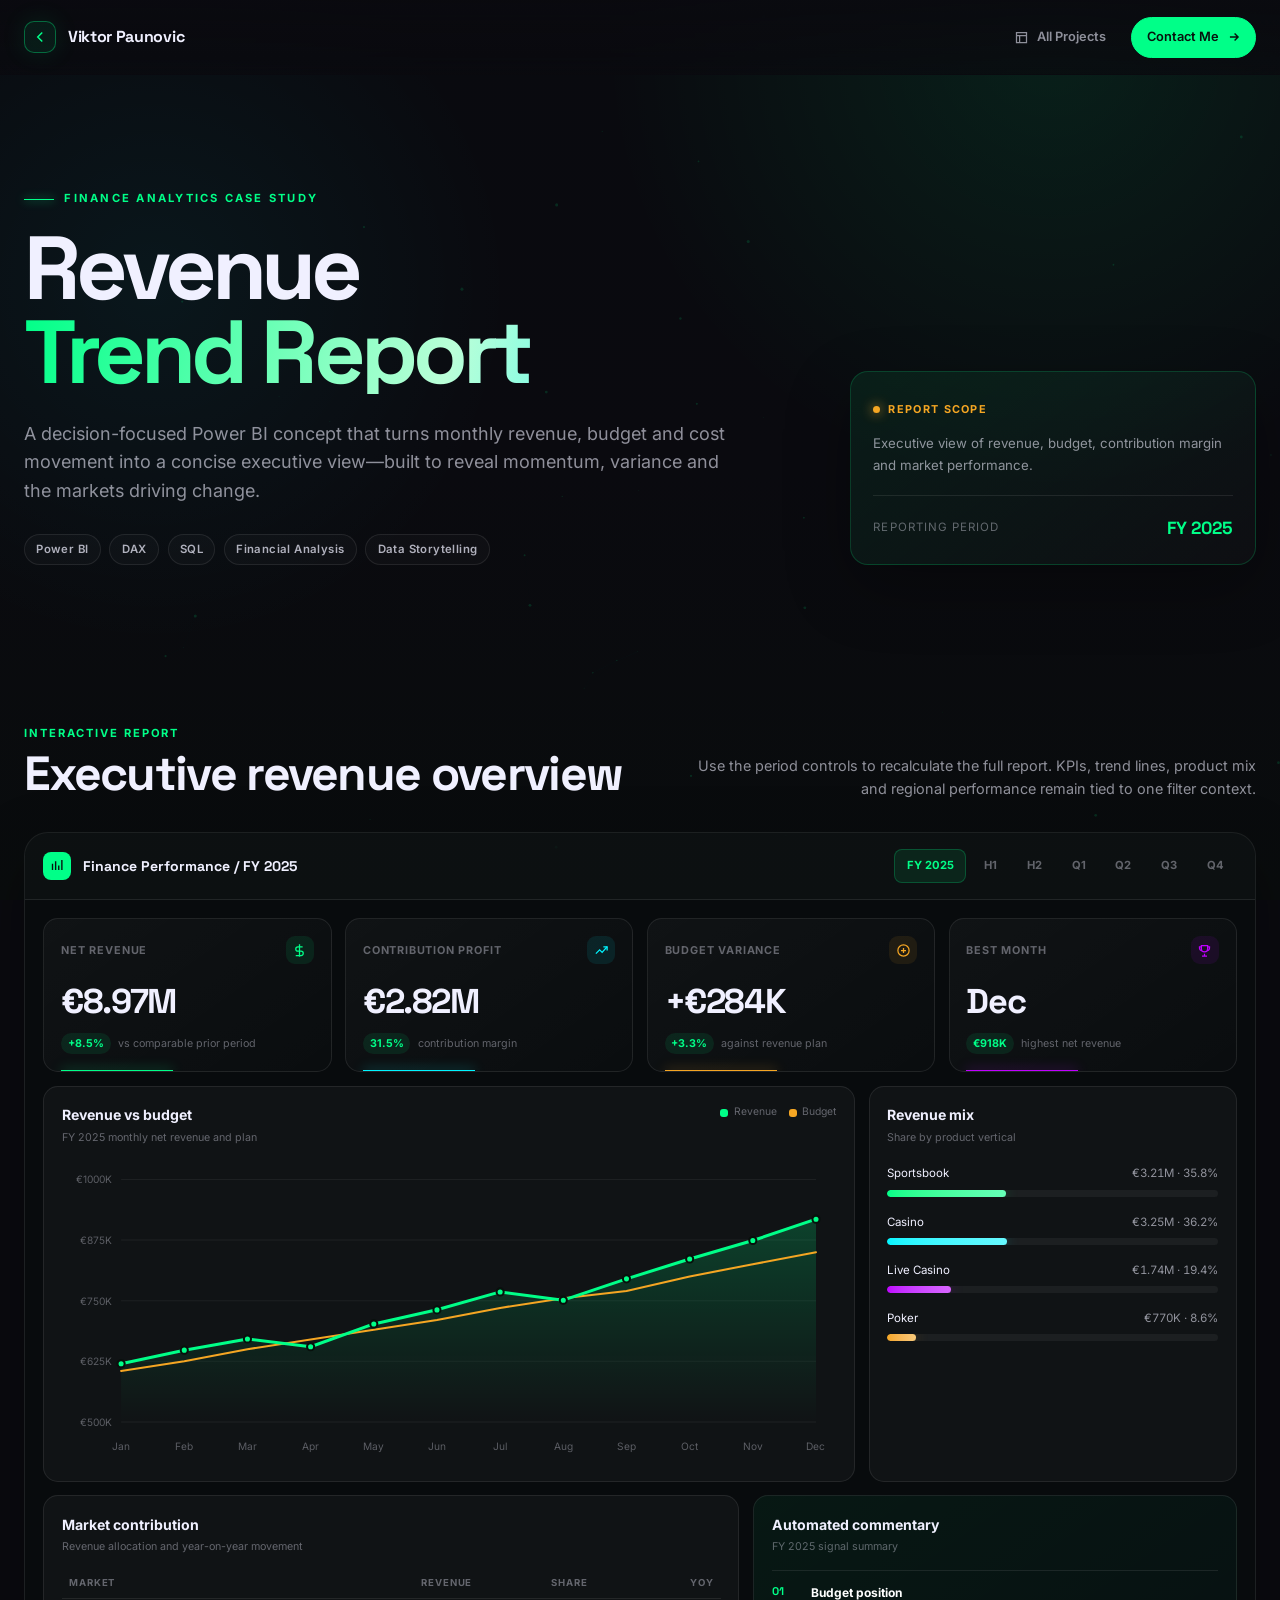
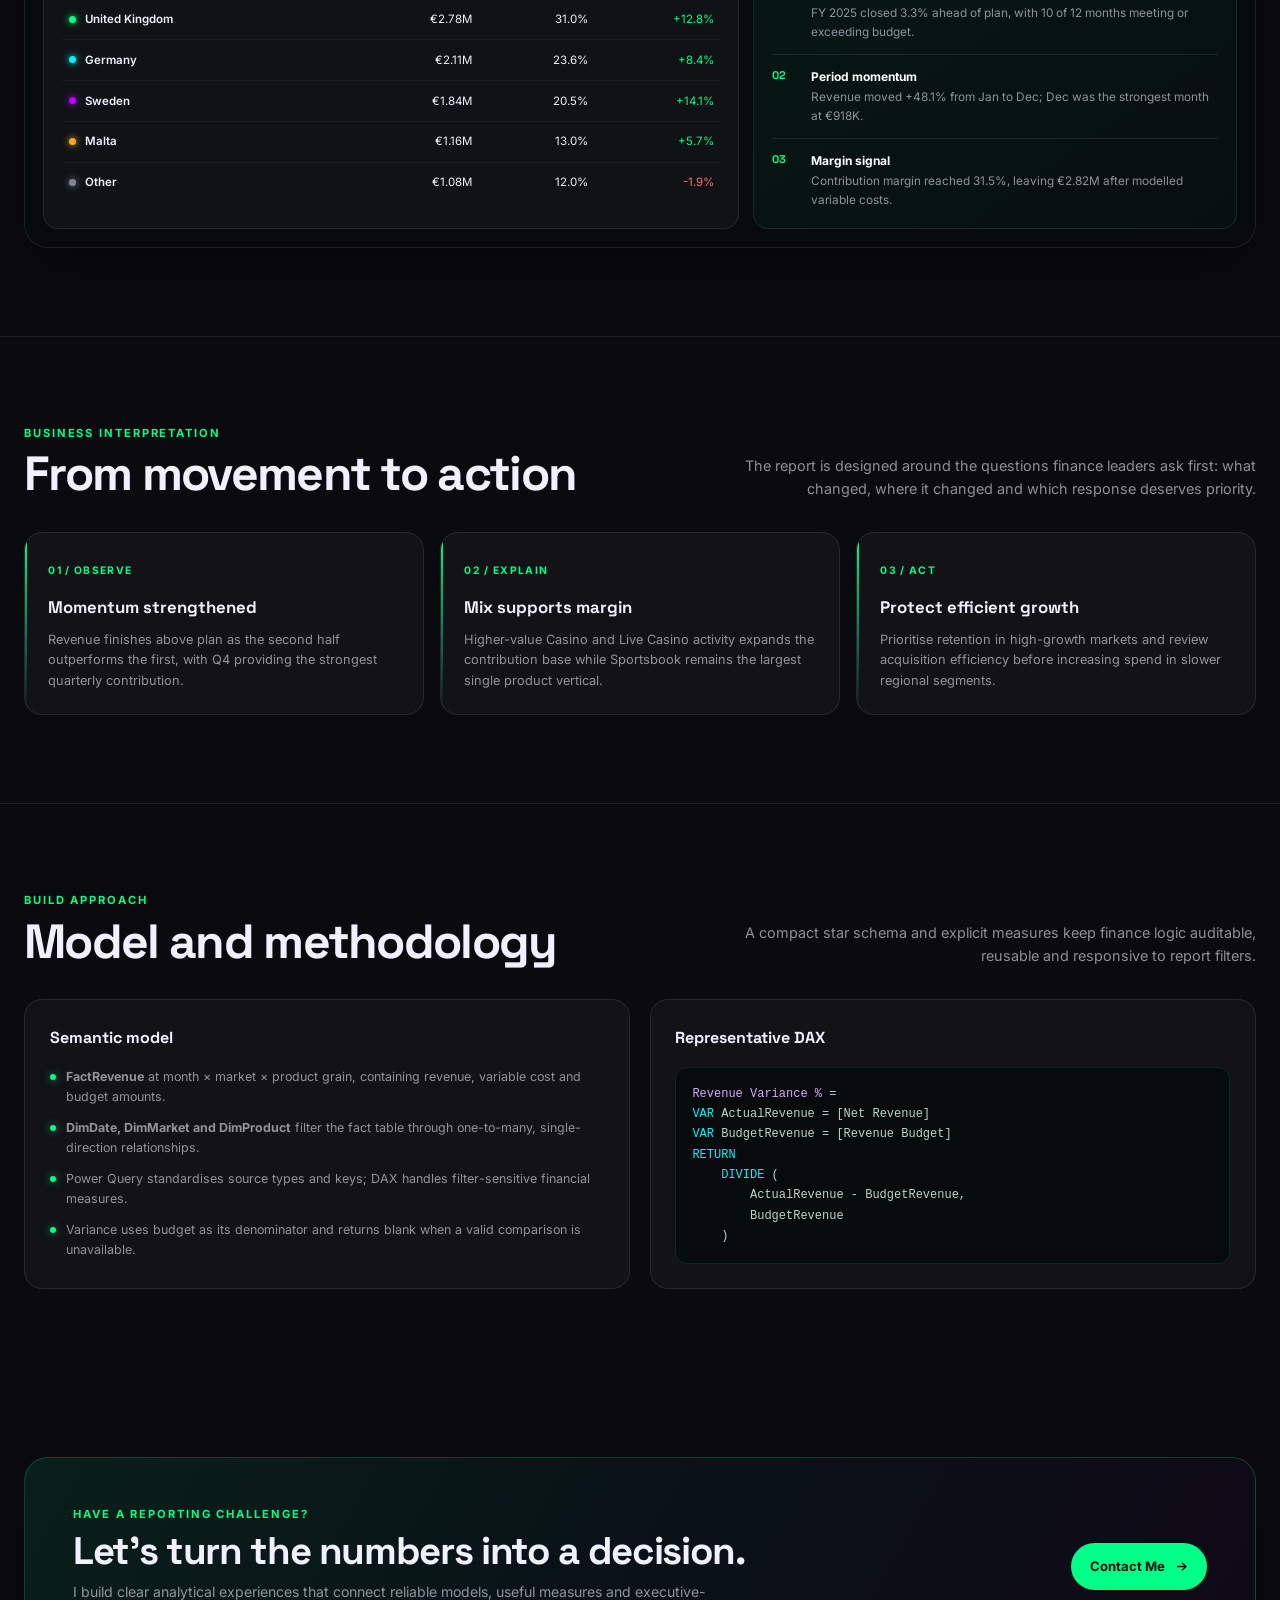
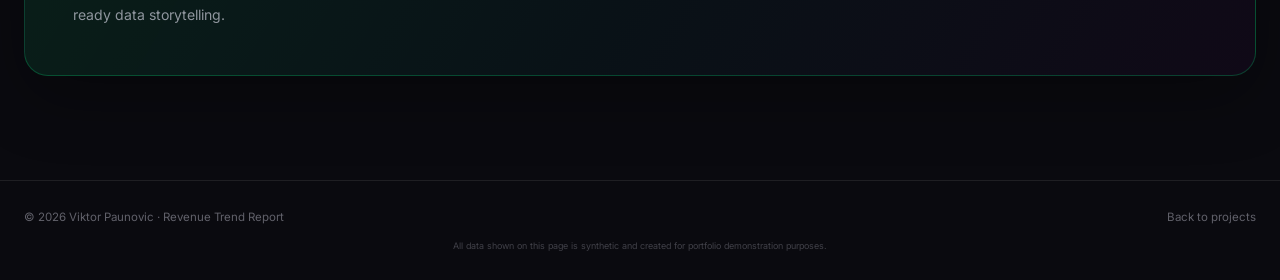
<file: projects/revenue-trend-report/index.html>
<!DOCTYPE html>
<html lang="en">
<head>
  <meta charset="UTF-8">
  <meta name="viewport" content="width=device-width, initial-scale=1.0">
  <meta name="description" content="An interactive revenue trend report case study by Viktor Paunovic covering revenue, budget, margin and market performance.">
  <meta name="robots" content="index, follow">
  <meta property="og:type" content="article">
  <meta property="og:url" content="https://viktorpaunovic.com/projects/revenue-trend-report/">
  <meta property="og:title" content="Revenue Trend Report | Viktor Paunovic">
  <meta property="og:description" content="An interactive revenue trend report case study covering revenue, budget, margin and market performance.">
  <meta property="og:site_name" content="Viktor Paunovic Portfolio">
  <meta name="twitter:card" content="summary">
  <meta name="theme-color" content="#0a0a0f">
  <meta name="color-scheme" content="dark">
  <title>Revenue Trend Report | Viktor Paunovic</title>
  <link rel="canonical" href="https://viktorpaunovic.com/projects/revenue-trend-report/">
  <link rel="icon" href="/favicon.ico" sizes="48x48">
  <link rel="icon" type="image/svg+xml" href="/favicon.svg">
  <link rel="icon" type="image/png" sizes="192x192" href="/favicon-192.png">
  <link rel="apple-touch-icon" href="/apple-touch-icon.png">
  <!-- Self-hosted fonts, shared with the home page (fonts/). Variable files: one per family covers every weight. -->
  <link rel="preload" href="../../fonts/space-grotesk-latin-v22.woff2" as="font" type="font/woff2" crossorigin>
  <style>@font-face{font-family:'Inter';font-style:normal;font-weight:300 700;font-display:swap;src:url(../../fonts/inter-latin-v20.woff2) format('woff2');unicode-range:U+0000-00FF,U+0131,U+0152-0153,U+02BB-02BC,U+02C6,U+02DA,U+02DC,U+0304,U+0308,U+0329,U+2000-206F,U+20AC,U+2122,U+2191,U+2193,U+2212,U+2215,U+FEFF,U+FFFD;}@font-face{font-family:'Space Grotesk';font-style:normal;font-weight:300 700;font-display:swap;src:url(../../fonts/space-grotesk-latin-v22.woff2) format('woff2');unicode-range:U+0000-00FF,U+0131,U+0152-0153,U+02BB-02BC,U+02C6,U+02DA,U+02DC,U+0304,U+0308,U+0329,U+2000-206F,U+20AC,U+2122,U+2191,U+2193,U+2212,U+2215,U+FEFF,U+FFFD;}</style>
  <style>
    *,*::before,*::after{box-sizing:border-box;margin:0;padding:0}
    :root{
      --bg:#0a0a0f;--bg-soft:#0d1117;--panel:rgba(255,255,255,.035);
      --panel-strong:rgba(16,22,25,.92);--line:rgba(255,255,255,.085);
      --text:#f0f0ff;--muted:rgba(240,240,255,.58);--dim:rgba(240,240,255,.38);
      --green:#00ff88;--green-2:#00bd71;--cyan:#00f5ff;--purple:#bf00ff;
      --amber:#f5a623;--red:#ff6b6b;--radius:18px;--shadow:0 22px 65px rgba(0,0,0,.3)
    }
    html{scroll-behavior:smooth;color-scheme:dark}
    body{min-width:300px;background:var(--bg);color:var(--text);font-family:"Inter",sans-serif;line-height:1.6;overflow-x:hidden}
    body::before{content:"";position:fixed;inset:0;z-index:-2;background:radial-gradient(circle at 82% 5%,rgba(0,255,136,.09),transparent 33%),radial-gradient(circle at 12% 32%,rgba(0,245,255,.055),transparent 28%),linear-gradient(180deg,#090a0f 0%,#0a0a0f 52%,#090c0d 100%)}
    body::after{content:"";position:fixed;inset:0;z-index:-1;pointer-events:none;opacity:.17;background-image:linear-gradient(rgba(255,255,255,.025) 1px,transparent 1px),linear-gradient(90deg,rgba(255,255,255,.025) 1px,transparent 1px);background-size:54px 54px;mask-image:linear-gradient(to bottom,black,transparent 72%)}
    a{color:inherit}
    button,select{font:inherit}
    button{color:inherit}
    :focus-visible{outline:2px solid var(--green);outline-offset:3px}
    ::selection{background:rgba(0,255,136,.22);color:#fff}
    ::-webkit-scrollbar{width:5px}::-webkit-scrollbar-track{background:var(--bg)}::-webkit-scrollbar-thumb{background:rgba(0,255,136,.35);border-radius:4px}
    #particles{position:fixed;inset:0;z-index:-1;pointer-events:none;opacity:.75}
    .skip-link{position:fixed;z-index:1000;left:1rem;top:1rem;transform:translateY(-180%);background:var(--green);color:#05110b;padding:.65rem 1rem;border-radius:10px;text-decoration:none;font-weight:700;transition:transform .2s}
    .skip-link:focus{transform:none}
    .shell{width:min(1320px,calc(100% - 3rem));margin-inline:auto}
    .topbar{position:sticky;top:0;z-index:50;border-bottom:1px solid transparent;background:linear-gradient(180deg,rgba(10,10,15,.94),rgba(10,10,15,.76));backdrop-filter:blur(20px);-webkit-backdrop-filter:blur(20px);transition:border-color .25s}
    .topbar.scrolled{border-color:var(--line)}
    .topbar-inner{min-height:74px;display:flex;align-items:center;justify-content:space-between;gap:1.25rem}
    .brand{display:flex;align-items:center;gap:.75rem;text-decoration:none;font-family:"Space Grotesk",sans-serif;font-weight:700;letter-spacing:-.02em}
    .brand-mark{width:32px;height:32px;display:grid;place-items:center;border:1px solid rgba(0,255,136,.35);border-radius:10px;color:var(--green);background:rgba(0,255,136,.07);box-shadow:0 0 26px rgba(0,255,136,.1)}
    .brand-mark svg{width:18px;height:18px}
    .nav-actions{display:flex;align-items:center;gap:.6rem}
    .nav-link,.nav-cta{display:inline-flex;align-items:center;gap:.5rem;padding:.58rem .9rem;border-radius:999px;text-decoration:none;font-size:.8rem;font-weight:600;transition:background .25s,border-color .25s,transform .25s,color .25s}
    .nav-link{color:var(--muted);border:1px solid transparent}.nav-link:hover{color:#fff;background:rgba(255,255,255,.045)}
    .nav-cta{color:#07120d;background:var(--green);border:1px solid var(--green)}.nav-cta:hover{transform:translateY(-2px);box-shadow:0 8px 25px rgba(0,255,136,.2)}
    .hero{padding:clamp(4.5rem,9vw,8rem) 0 4.5rem;position:relative}
    .hero-grid{display:grid;grid-template-columns:minmax(0,1.15fr) minmax(280px,.6fr);align-items:end;gap:3rem}
    .eyebrow{display:flex;align-items:center;gap:.65rem;margin-bottom:1.1rem;color:var(--green);font-size:.7rem;font-weight:700;letter-spacing:.2em;text-transform:uppercase}
    .eyebrow::before{content:"";width:30px;height:1px;background:var(--green);box-shadow:0 0 10px var(--green)}
    h1,h2,h3{font-family:"Space Grotesk",sans-serif}
    h1{max-width:880px;font-size:clamp(3rem,7vw,6.5rem);line-height:.94;letter-spacing:-.055em}
    h1 span{display:block;color:transparent;background:linear-gradient(105deg,var(--green),#baffd8 55%,var(--cyan));background-clip:text;-webkit-background-clip:text}
    .hero-copy{max-width:710px;margin-top:1.6rem;color:var(--muted);font-size:clamp(.98rem,1.5vw,1.12rem)}
    .hero-meta{display:flex;flex-wrap:wrap;gap:.55rem;margin-top:1.75rem}
    .tag{padding:.35rem .7rem;border:1px solid var(--line);border-radius:999px;background:rgba(255,255,255,.025);color:rgba(240,240,255,.72);font-size:.71rem;font-weight:600;letter-spacing:.035em}
    .hero-aside{padding:1.4rem;border:1px solid rgba(0,255,136,.18);border-radius:var(--radius);background:linear-gradient(145deg,rgba(0,255,136,.075),rgba(255,255,255,.018));box-shadow:var(--shadow)}
    .data-badge{display:inline-flex;align-items:center;gap:.5rem;color:var(--amber);font-size:.68rem;font-weight:700;letter-spacing:.12em;text-transform:uppercase}
    .data-badge::before{content:"";width:7px;height:7px;border-radius:50%;background:var(--amber);box-shadow:0 0 12px var(--amber)}
    .hero-aside p{margin-top:.8rem;color:var(--muted);font-size:.83rem}
    .mini-stat{display:flex;justify-content:space-between;align-items:center;margin-top:1.2rem;padding-top:1.1rem;border-top:1px solid var(--line)}
    .mini-stat span{color:var(--dim);font-size:.72rem;text-transform:uppercase;letter-spacing:.09em}.mini-stat strong{font-family:"Space Grotesk";font-size:1.1rem;color:var(--green)}
    .section{padding:5.5rem 0;position:relative}
    .section + .section{border-top:1px solid var(--line)}
    .section-head{display:flex;justify-content:space-between;align-items:end;gap:2rem;margin-bottom:2rem}
    .section-label{color:var(--green);font-size:.7rem;font-weight:700;letter-spacing:.17em;text-transform:uppercase;margin-bottom:.4rem}
    h2{font-size:clamp(1.9rem,4vw,3rem);line-height:1.05;letter-spacing:-.035em}
    .section-intro{max-width:560px;color:var(--muted);font-size:.9rem;text-align:right}
    .report-shell{border:1px solid var(--line);border-radius:24px;background:rgba(8,12,14,.78);box-shadow:var(--shadow);overflow:hidden}
    .report-bar{display:flex;align-items:center;justify-content:space-between;gap:1rem;padding:1rem 1.15rem;border-bottom:1px solid var(--line);background:rgba(255,255,255,.018)}
    .report-title{display:flex;align-items:center;gap:.7rem;font-family:"Space Grotesk";font-size:.88rem;font-weight:700}
    .report-icon{width:28px;height:28px;border-radius:8px;display:grid;place-items:center;color:#07120d;background:var(--green)}
    .report-icon svg{width:15px;height:15px}
    .periods{display:flex;flex-wrap:wrap;gap:.35rem}
    .period-btn{border:1px solid transparent;background:transparent;border-radius:8px;padding:.45rem .7rem;color:var(--dim);font-size:.7rem;font-weight:700;cursor:pointer;transition:.2s}
    .period-btn:hover{color:#fff;background:rgba(255,255,255,.04)}
    .period-btn[aria-pressed="true"]{color:var(--green);background:rgba(0,255,136,.09);border-color:rgba(0,255,136,.22)}
    .report-body{padding:1.15rem}
    .kpi-grid{display:grid;grid-template-columns:repeat(4,1fr);gap:.85rem}
    .kpi{position:relative;min-height:142px;padding:1.05rem;border:1px solid var(--line);border-radius:15px;background:linear-gradient(145deg,rgba(255,255,255,.034),rgba(255,255,255,.012));overflow:hidden}
    .kpi::after{content:"";position:absolute;left:1.05rem;right:55%;bottom:0;height:1px;background:var(--kpi-color,var(--green));box-shadow:0 0 12px var(--kpi-color,var(--green))}
    .kpi-top{display:flex;justify-content:space-between;align-items:center;gap:.7rem}
    .kpi-label{color:var(--dim);font-size:.68rem;font-weight:700;letter-spacing:.075em;text-transform:uppercase}
    .kpi-icon{width:28px;height:28px;border-radius:9px;display:grid;place-items:center;background:color-mix(in srgb,var(--kpi-color,var(--green)) 9%,transparent);color:var(--kpi-color,var(--green))}
    .kpi-icon svg{width:15px;height:15px}
    .kpi-value{margin-top:.6rem;font-family:"Space Grotesk";font-size:clamp(1.55rem,2.7vw,2.15rem);font-weight:700;letter-spacing:-.04em}
    .kpi-detail{display:flex;align-items:center;gap:.45rem;margin-top:.25rem;color:var(--dim);font-size:.67rem}
    .trend-pill{border-radius:999px;padding:.13rem .42rem;font-weight:700}.trend-pill.good{background:rgba(0,255,136,.09);color:var(--green)}.trend-pill.bad{background:rgba(255,107,107,.09);color:var(--red)}
    .charts-grid{display:grid;grid-template-columns:minmax(0,1.72fr) minmax(280px,.78fr);gap:.85rem;margin-top:.85rem}
    .chart-card{position:relative;border:1px solid var(--line);border-radius:15px;background:var(--panel);padding:1.1rem;min-width:0}
    .chart-head{display:flex;justify-content:space-between;align-items:start;gap:1rem;margin-bottom:.7rem}
    .chart-title{font-size:.88rem;font-weight:700}.chart-sub{margin-top:.14rem;color:var(--dim);font-size:.67rem}
    .legend{display:flex;flex-wrap:wrap;justify-content:flex-end;gap:.75rem;color:var(--dim);font-size:.65rem}
    .legend span{display:flex;align-items:center;gap:.35rem}.legend i{width:8px;height:8px;border-radius:3px;display:block}
    .chart-svg{display:block;width:100%;height:auto;overflow:visible}
    .axis-text{fill:rgba(240,240,255,.34);font:10px Inter,sans-serif}
    .chart-line{fill:none;stroke-linecap:round;stroke-linejoin:round;stroke-dasharray:1200;stroke-dashoffset:1200;animation:draw 1s ease forwards}
    @keyframes draw{to{stroke-dashoffset:0}}
    .tooltip{position:absolute;z-index:10;pointer-events:none;min-width:135px;padding:.65rem .75rem;border:1px solid rgba(0,255,136,.22);border-radius:10px;background:rgba(7,10,13,.96);box-shadow:0 12px 34px rgba(0,0,0,.5);opacity:0;transform:translate(-50%,-110%);transition:opacity .12s}
    .tooltip.show{opacity:1}.tooltip strong{display:block;font-size:.7rem;margin-bottom:.3rem}.tooltip-row{display:flex;justify-content:space-between;gap:1.2rem;color:var(--muted);font-size:.65rem}.tooltip-row b{color:#fff}
    .mix-list{display:grid;gap:1rem;margin-top:1.15rem}
    .mix-row-head{display:flex;justify-content:space-between;gap:1rem;font-size:.72rem}.mix-row-head span:last-child{color:var(--muted);font-variant-numeric:tabular-nums}
    .mix-track{height:7px;margin-top:.42rem;border-radius:8px;background:rgba(255,255,255,.05);overflow:hidden}
    .mix-fill{height:100%;width:0;border-radius:inherit;background:linear-gradient(90deg,var(--bar-color),color-mix(in srgb,var(--bar-color) 60%,white));transition:width .7s cubic-bezier(.2,.8,.2,1);box-shadow:0 0 14px color-mix(in srgb,var(--bar-color) 32%,transparent)}
    .bottom-grid{display:grid;grid-template-columns:1.18fr .82fr;gap:.85rem;margin-top:.85rem}
    .market-table{width:100%;border-collapse:collapse;font-size:.72rem}
    .market-table th{padding:.5rem .45rem;color:var(--dim);font-size:.6rem;text-transform:uppercase;letter-spacing:.09em;text-align:left;border-bottom:1px solid var(--line)}
    .market-table th:not(:first-child),.market-table td:not(:first-child){text-align:right}
    .market-table td{padding:.67rem .45rem;border-bottom:1px solid rgba(255,255,255,.045)}.market-table tbody tr:last-child td{border-bottom:0}
    .market-name{display:flex;align-items:center;gap:.55rem;font-weight:600}.market-dot{width:7px;height:7px;border-radius:50%;background:var(--market-color);box-shadow:0 0 7px var(--market-color)}
    .pos{color:var(--green)}.neg{color:var(--red)}
    .insight-panel{background:linear-gradient(145deg,rgba(0,255,136,.055),rgba(0,245,255,.018))}
    .insight-list{list-style:none;display:grid;gap:.75rem;margin-top:.9rem}
    .insight-list li{display:grid;grid-template-columns:28px 1fr;gap:.7rem;align-items:start;padding-top:.75rem;border-top:1px solid var(--line);color:var(--muted);font-size:.74rem}
    .insight-num{font-family:"Space Grotesk";color:var(--green);font-size:.7rem;font-weight:700}
    .insight-list strong{display:block;color:#fff;font-size:.75rem;margin-bottom:.12rem}
    .story-grid{display:grid;grid-template-columns:repeat(3,1fr);gap:1rem}
    .story-card{position:relative;padding:1.45rem;border:1px solid var(--line);border-radius:var(--radius);background:var(--panel);overflow:hidden}
    .story-card::before{content:"";position:absolute;inset:0 auto 0 0;width:2px;background:linear-gradient(var(--green),transparent)}
    .story-index{color:var(--green);font-size:.65rem;font-weight:700;letter-spacing:.13em}.story-card h3{margin-top:.8rem;font-size:1.05rem}.story-card p{margin-top:.55rem;color:var(--muted);font-size:.8rem}
    .method-grid{display:grid;grid-template-columns:1fr 1fr;gap:1.2rem}
    .method-card{padding:1.55rem;border:1px solid var(--line);border-radius:var(--radius);background:var(--panel)}
    .method-card h3{font-size:1rem}.method-list{list-style:none;display:grid;gap:.7rem;margin-top:1rem}
    .method-list li{display:flex;gap:.65rem;color:var(--muted);font-size:.78rem}.method-list li::before{content:"";width:6px;height:6px;margin-top:.47rem;flex:none;border-radius:50%;background:var(--green);box-shadow:0 0 8px rgba(0,255,136,.6)}
    .code-block{margin-top:1rem;padding:1rem;border:1px solid rgba(0,255,136,.13);border-radius:12px;background:#070b0c;overflow:auto;color:#b9d6c7;font:12px/1.7 Consolas,"Courier New",monospace;white-space:pre}
    .code-block .fn{color:var(--cyan)}.code-block .var{color:#d8a6ff}.code-block .num{color:var(--amber)}
    .cta{padding:5rem 0 6.5rem}.cta-box{display:flex;justify-content:space-between;align-items:center;gap:2rem;padding:clamp(1.5rem,4vw,3rem);border:1px solid rgba(0,255,136,.22);border-radius:24px;background:linear-gradient(120deg,rgba(0,255,136,.085),rgba(0,245,255,.035),rgba(191,0,255,.035));box-shadow:var(--shadow)}
    .cta-box h2{font-size:clamp(1.7rem,3vw,2.5rem)}.cta-box p{max-width:650px;margin-top:.65rem;color:var(--muted);font-size:.88rem}
    .cta-button{flex:none;display:inline-flex;align-items:center;gap:.55rem;padding:.8rem 1.15rem;border-radius:999px;background:var(--green);color:#06110c;text-decoration:none;font-size:.82rem;font-weight:800;transition:transform .25s,box-shadow .25s}.cta-button:hover{transform:translateY(-2px);box-shadow:0 10px 30px rgba(0,255,136,.22)}
    footer{padding:1.7rem 0;border-top:1px solid var(--line);color:var(--dim);font-size:.72rem}.footer-inner{display:flex;justify-content:space-between;gap:1rem}.footer-inner a{text-decoration:none}.footer-inner a:hover{color:var(--green)}.data-disclaimer{display:block;margin-top:.8rem;text-align:center;color:rgba(240,240,255,.24);font-size:.56rem;line-height:1.5}
    .reveal{opacity:0;transform:translateY(20px);transition:opacity .65s ease,transform .65s ease}.reveal.visible{opacity:1;transform:none}
    @media(max-width:980px){.hero-grid{grid-template-columns:1fr}.hero-aside{max-width:580px}.kpi-grid{grid-template-columns:repeat(2,1fr)}.charts-grid,.bottom-grid{grid-template-columns:1fr}.story-grid{grid-template-columns:1fr 1fr}.method-grid{grid-template-columns:1fr}.section-intro{text-align:left}.section-head{align-items:start;flex-direction:column;gap:.8rem}}
    @media(max-width:680px){.shell{width:min(100% - 1.35rem,1320px)}.topbar-inner{min-height:64px}.brand span:last-child{display:none}.nav-link{padding:.5rem}.nav-link span{display:none}.hero{padding-top:3.5rem}.hero-grid{gap:2rem}.report-bar{align-items:flex-start;flex-direction:column}.report-body{padding:.7rem}.kpi-grid{grid-template-columns:1fr}.story-grid{grid-template-columns:1fr}.chart-card{padding:.85rem}.section{padding:4rem 0}.cta-box{align-items:flex-start;flex-direction:column}.footer-inner{flex-direction:column}.legend{justify-content:flex-start}.chart-head{flex-direction:column}}
    @media(prefers-reduced-motion:reduce){html{scroll-behavior:auto}*,*::before,*::after{animation-duration:.01ms!important;animation-iteration-count:1!important;transition-duration:.01ms!important}#particles{display:none}.reveal{opacity:1;transform:none}}
  </style>
</head>
<body>
  <a class="skip-link" href="#main">Skip to report</a>
  <canvas id="particles" aria-hidden="true"></canvas>

  <header class="topbar" id="topbar">
    <div class="shell topbar-inner">
      <a class="brand" href="../../index.html#projects" aria-label="Back to Viktor Paunovic portfolio projects">
        <span class="brand-mark" aria-hidden="true"><svg viewBox="0 0 24 24" fill="none" stroke="currentColor" stroke-width="2"><path d="m15 18-6-6 6-6"/></svg></span>
        <span>Viktor Paunovic</span>
      </a>
      <nav class="nav-actions" aria-label="Project navigation">
        <a class="nav-link" href="../../index.html#projects"><svg width="15" height="15" viewBox="0 0 24 24" fill="none" stroke="currentColor" stroke-width="2" aria-hidden="true"><path d="M4 4h16v16H4zM4 9h16M9 9v11"/></svg><span>All Projects</span></a>
        <a class="nav-cta" href="../../index.html#links">Contact Me <svg width="14" height="14" viewBox="0 0 24 24" fill="none" stroke="currentColor" stroke-width="2.4" aria-hidden="true"><path d="M5 12h14M13 6l6 6-6 6"/></svg></a>
      </nav>
    </div>
  </header>

  <main id="main">
    <section class="hero">
      <div class="shell hero-grid">
        <div>
          <div class="eyebrow">Finance analytics case study</div>
          <h1>Revenue <span>Trend Report</span></h1>
          <p class="hero-copy">A decision-focused Power BI concept that turns monthly revenue, budget and cost movement into a concise executive view—built to reveal momentum, variance and the markets driving change.</p>
          <div class="hero-meta" aria-label="Project technologies">
            <span class="tag">Power BI</span><span class="tag">DAX</span><span class="tag">SQL</span><span class="tag">Financial Analysis</span><span class="tag">Data Storytelling</span>
          </div>
        </div>
        <aside class="hero-aside" aria-label="Report scope">
          <span class="data-badge">Report scope</span>
          <p>Executive view of revenue, budget, contribution margin and market performance.</p>
          <div class="mini-stat"><span>Reporting period</span><strong>FY 2025</strong></div>
        </aside>
      </div>
    </section>

    <section class="section" aria-labelledby="report-heading">
      <div class="shell">
        <div class="section-head reveal">
          <div><div class="section-label">Interactive report</div><h2 id="report-heading">Executive revenue overview</h2></div>
          <p class="section-intro">Use the period controls to recalculate the full report. KPIs, trend lines, product mix and regional performance remain tied to one filter context.</p>
        </div>

        <div class="report-shell reveal">
          <div class="report-bar">
            <div class="report-title"><span class="report-icon" aria-hidden="true"><svg viewBox="0 0 24 24" fill="none" stroke="currentColor" stroke-width="2.2"><path d="M4 19V9m5 10V5m5 14v-7m5 7V3"/></svg></span>Finance Performance / FY 2025</div>
            <div class="periods" role="group" aria-label="Select reporting period">
              <button class="period-btn" type="button" data-period="FY" aria-pressed="true">FY 2025</button>
              <button class="period-btn" type="button" data-period="H1" aria-pressed="false">H1</button>
              <button class="period-btn" type="button" data-period="H2" aria-pressed="false">H2</button>
              <button class="period-btn" type="button" data-period="Q1" aria-pressed="false">Q1</button>
              <button class="period-btn" type="button" data-period="Q2" aria-pressed="false">Q2</button>
              <button class="period-btn" type="button" data-period="Q3" aria-pressed="false">Q3</button>
              <button class="period-btn" type="button" data-period="Q4" aria-pressed="false">Q4</button>
            </div>
          </div>

          <div class="report-body">
            <div class="kpi-grid" aria-live="polite" aria-atomic="true">
              <article class="kpi" style="--kpi-color:var(--green)"><div class="kpi-top"><span class="kpi-label">Net revenue</span><span class="kpi-icon" aria-hidden="true"><svg viewBox="0 0 24 24" fill="none" stroke="currentColor" stroke-width="2"><path d="M12 2v20M17 6H9.5a3.5 3.5 0 0 0 0 7h5a3.5 3.5 0 0 1 0 7H6"/></svg></span></div><div class="kpi-value" id="revenue-kpi">€0</div><div class="kpi-detail"><span class="trend-pill good" id="growth-pill">0%</span><span>vs comparable prior period</span></div></article>
              <article class="kpi" style="--kpi-color:var(--cyan)"><div class="kpi-top"><span class="kpi-label">Contribution profit</span><span class="kpi-icon" aria-hidden="true"><svg viewBox="0 0 24 24" fill="none" stroke="currentColor" stroke-width="2"><path d="m3 17 6-6 4 4 8-9"/><path d="M15 6h6v6"/></svg></span></div><div class="kpi-value" id="profit-kpi">€0</div><div class="kpi-detail"><span class="trend-pill good" id="margin-pill">0%</span><span>contribution margin</span></div></article>
              <article class="kpi" style="--kpi-color:var(--amber)"><div class="kpi-top"><span class="kpi-label">Budget variance</span><span class="kpi-icon" aria-hidden="true"><svg viewBox="0 0 24 24" fill="none" stroke="currentColor" stroke-width="2"><circle cx="12" cy="12" r="9"/><path d="M8 12h8m-4-4v8"/></svg></span></div><div class="kpi-value" id="variance-kpi">€0</div><div class="kpi-detail"><span class="trend-pill good" id="variance-pill">0%</span><span>against revenue plan</span></div></article>
              <article class="kpi" style="--kpi-color:var(--purple)"><div class="kpi-top"><span class="kpi-label">Best month</span><span class="kpi-icon" aria-hidden="true"><svg viewBox="0 0 24 24" fill="none" stroke="currentColor" stroke-width="2"><path d="M8 21h8M12 17v4M7 4h10v5a5 5 0 0 1-10 0V4z"/><path d="M7 6H4v2a4 4 0 0 0 4 4m9-6h3v2a4 4 0 0 1-4 4"/></svg></span></div><div class="kpi-value" id="best-kpi">—</div><div class="kpi-detail"><span class="trend-pill good" id="best-pill">€0</span><span>highest net revenue</span></div></article>
            </div>

            <div class="charts-grid">
              <article class="chart-card" id="trend-card">
                <div class="chart-head"><div><div class="chart-title">Revenue vs budget</div><div class="chart-sub" id="trend-summary">Monthly net revenue and plan</div></div><div class="legend" aria-hidden="true"><span><i style="background:var(--green)"></i>Revenue</span><span><i style="background:var(--amber)"></i>Budget</span></div></div>
                <svg class="chart-svg" id="trend-chart" viewBox="0 0 760 300" role="img" aria-label="Line chart comparing monthly revenue and budget"></svg>
                <div class="tooltip" id="chart-tooltip" role="status"></div>
              </article>
              <article class="chart-card">
                <div class="chart-head"><div><div class="chart-title">Revenue mix</div><div class="chart-sub">Share by product vertical</div></div></div>
                <div class="mix-list" id="mix-list"></div>
              </article>
            </div>

            <div class="bottom-grid">
              <article class="chart-card">
                <div class="chart-head"><div><div class="chart-title">Market contribution</div><div class="chart-sub">Revenue allocation and year-on-year movement</div></div></div>
                <div style="overflow-x:auto"><table class="market-table"><thead><tr><th scope="col">Market</th><th scope="col">Revenue</th><th scope="col">Share</th><th scope="col">YoY</th></tr></thead><tbody id="market-body"></tbody></table></div>
              </article>
              <aside class="chart-card insight-panel">
                <div class="chart-head"><div><div class="chart-title">Automated commentary</div><div class="chart-sub" id="insight-period">FY 2025 signal summary</div></div></div>
                <ol class="insight-list" id="insight-list"></ol>
              </aside>
            </div>
          </div>
        </div>
      </div>
    </section>

    <section class="section" aria-labelledby="story-heading">
      <div class="shell">
        <div class="section-head reveal"><div><div class="section-label">Business interpretation</div><h2 id="story-heading">From movement to action</h2></div><p class="section-intro">The report is designed around the questions finance leaders ask first: what changed, where it changed and which response deserves priority.</p></div>
        <div class="story-grid">
          <article class="story-card reveal"><span class="story-index">01 / OBSERVE</span><h3>Momentum strengthened</h3><p>Revenue finishes above plan as the second half outperforms the first, with Q4 providing the strongest quarterly contribution.</p></article>
          <article class="story-card reveal"><span class="story-index">02 / EXPLAIN</span><h3>Mix supports margin</h3><p>Higher-value Casino and Live Casino activity expands the contribution base while Sportsbook remains the largest single product vertical.</p></article>
          <article class="story-card reveal"><span class="story-index">03 / ACT</span><h3>Protect efficient growth</h3><p>Prioritise retention in high-growth markets and review acquisition efficiency before increasing spend in slower regional segments.</p></article>
        </div>
      </div>
    </section>

    <section class="section" aria-labelledby="method-heading">
      <div class="shell">
        <div class="section-head reveal"><div><div class="section-label">Build approach</div><h2 id="method-heading">Model and methodology</h2></div><p class="section-intro">A compact star schema and explicit measures keep finance logic auditable, reusable and responsive to report filters.</p></div>
        <div class="method-grid">
          <article class="method-card reveal"><h3>Semantic model</h3><ul class="method-list"><li><span><strong>FactRevenue</strong> at month × market × product grain, containing revenue, variable cost and budget amounts.</span></li><li><span><strong>DimDate, DimMarket and DimProduct</strong> filter the fact table through one-to-many, single-direction relationships.</span></li><li><span>Power Query standardises source types and keys; DAX handles filter-sensitive financial measures.</span></li><li><span>Variance uses budget as its denominator and returns blank when a valid comparison is unavailable.</span></li></ul></article>
          <article class="method-card reveal"><h3>Representative DAX</h3><div class="code-block" aria-label="DAX measure example"><span class="var">Revenue Variance %</span> =
<span class="fn">VAR</span> ActualRevenue = [Net Revenue]
<span class="fn">VAR</span> BudgetRevenue = [Revenue Budget]
<span class="fn">RETURN</span>
    <span class="fn">DIVIDE</span> (
        ActualRevenue - BudgetRevenue,
        BudgetRevenue
    )</div></article>
        </div>
      </div>
    </section>

    <section class="cta">
      <div class="shell"><div class="cta-box reveal"><div><div class="section-label">Have a reporting challenge?</div><h2>Let’s turn the numbers into a decision.</h2><p>I build clear analytical experiences that connect reliable models, useful measures and executive-ready data storytelling.</p></div><a class="cta-button" href="../../index.html#links">Contact Me <svg width="15" height="15" viewBox="0 0 24 24" fill="none" stroke="currentColor" stroke-width="2.4" aria-hidden="true"><path d="M5 12h14M13 6l6 6-6 6"/></svg></a></div></div>
    </section>
  </main>

  <footer><div class="shell"><div class="footer-inner"><span>© 2026 Viktor Paunovic · Revenue Trend Report</span><a href="../../index.html#projects">Back to projects</a></div><small class="data-disclaimer">All data shown on this page is synthetic and created for portfolio demonstration purposes.</small></div></footer>

  <script>
    "use strict";

    const MONTHS = [
      {m:"Jan",r:620,b:605,p:574,c:438,cat:[.39,.33,.18,.10],market:[.29,.25,.19,.15,.12]},
      {m:"Feb",r:648,b:625,p:598,c:452,cat:[.38,.34,.18,.10],market:[.29,.25,.20,.14,.12]},
      {m:"Mar",r:671,b:650,p:616,c:466,cat:[.38,.34,.19,.09],market:[.30,.24,.20,.14,.12]},
      {m:"Apr",r:655,b:670,p:638,c:461,cat:[.37,.35,.19,.09],market:[.30,.24,.20,.14,.12]},
      {m:"May",r:702,b:690,p:659,c:485,cat:[.37,.35,.19,.09],market:[.30,.24,.21,.13,.12]},
      {m:"Jun",r:731,b:710,p:674,c:501,cat:[.36,.36,.19,.09],market:[.31,.24,.20,.13,.12]},
      {m:"Jul",r:768,b:735,p:701,c:522,cat:[.36,.36,.20,.08],market:[.31,.24,.20,.13,.12]},
      {m:"Aug",r:751,b:755,p:715,c:519,cat:[.35,.37,.20,.08],market:[.31,.23,.21,.13,.12]},
      {m:"Sep",r:795,b:770,p:729,c:541,cat:[.35,.37,.20,.08],market:[.32,.23,.21,.12,.12]},
      {m:"Oct",r:836,b:800,p:758,c:564,cat:[.34,.38,.20,.08],market:[.32,.23,.21,.12,.12]},
      {m:"Nov",r:874,b:825,p:784,c:586,cat:[.34,.38,.20,.08],market:[.32,.23,.21,.12,.12]},
      {m:"Dec",r:918,b:850,p:821,c:611,cat:[.33,.39,.20,.08],market:[.33,.22,.21,.12,.12]}
    ];
    const PERIODS = {FY:[0,12,"FY 2025"],H1:[0,6,"H1 2025"],H2:[6,12,"H2 2025"],Q1:[0,3,"Q1 2025"],Q2:[3,6,"Q2 2025"],Q3:[6,9,"Q3 2025"],Q4:[9,12,"Q4 2025"]};
    const CATEGORIES = ["Sportsbook","Casino","Live Casino","Poker"];
    const CAT_COLORS = ["#00ff88","#00f5ff","#bf00ff","#f5a623"];
    const MARKETS = ["United Kingdom","Germany","Sweden","Malta","Other"];
    const MARKET_COLORS = ["#00ff88","#00f5ff","#bf00ff","#f5a623","#7b8794"];
    const MARKET_YOY = [12.8,8.4,14.1,5.7,-1.9];
    const money = value => value >= 1000 ? `€${(value/1000).toFixed(2)}M` : `€${Math.round(value)}K`;
    const pct = value => `${value >= 0 ? "+" : ""}${value.toFixed(1)}%`;
    const sum = (rows,key) => rows.reduce((total,row) => total + row[key],0);

    let currentPeriod = "FY";
    const $ = selector => document.querySelector(selector);
    const $$ = selector => [...document.querySelectorAll(selector)];

    function setPill(element,value,goodWhenPositive=true){
      const good = goodWhenPositive ? value >= 0 : value <= 0;
      element.className = `trend-pill ${good ? "good" : "bad"}`;
      element.textContent = pct(value);
    }

    function renderReport(periodKey){
      currentPeriod = periodKey;
      const [start,end,label] = PERIODS[periodKey];
      const rows = MONTHS.slice(start,end);
      const revenue = sum(rows,"r");
      const budget = sum(rows,"b");
      const prior = sum(rows,"p");
      const cost = sum(rows,"c");
      const profit = revenue - cost;
      const growth = (revenue/prior-1)*100;
      const margin = profit/revenue*100;
      const varianceValue = revenue-budget;
      const variance = varianceValue/budget*100;
      const best = rows.reduce((leader,row) => row.r > leader.r ? row : leader,rows[0]);

      $("#revenue-kpi").textContent = money(revenue);
      $("#profit-kpi").textContent = money(profit);
      $("#variance-kpi").textContent = `${varianceValue >= 0 ? "+" : "−"}${money(Math.abs(varianceValue))}`;
      $("#best-kpi").textContent = best.m;
      $("#best-pill").textContent = money(best.r);
      setPill($("#growth-pill"),growth);
      $("#margin-pill").textContent = `${margin.toFixed(1)}%`;
      setPill($("#variance-pill"),variance);
      $("#insight-period").textContent = `${label} signal summary`;

      renderTrend(rows,label);
      renderMix(rows,revenue);
      renderMarkets(rows,revenue);
      renderInsights({rows,label,revenue,budget,growth,margin,variance,best});
    }

    function renderTrend(rows,label){
      const svg = $("#trend-chart");
      const W=760,H=300,L=58,R=20,T=22,B=40;
      const values = rows.flatMap(row => [row.r,row.b]);
      const rawMin = Math.min(...values), rawMax = Math.max(...values);
      const pad = Math.max(40,(rawMax-rawMin)*.18);
      const min = Math.floor((rawMin-pad)/50)*50;
      const max = Math.ceil((rawMax+pad)/50)*50;
      const cw=W-L-R,ch=H-T-B;
      const x = index => rows.length === 1 ? L+cw/2 : L+(index/(rows.length-1))*cw;
      const y = value => T+ch-((value-min)/(max-min))*ch;
      const path = key => rows.map((row,index) => `${index ? "L" : "M"}${x(index).toFixed(1)},${y(row[key]).toFixed(1)}`).join(" ");
      const revenuePath = path("r"), budgetPath = path("b");
      const area = `${revenuePath} L${x(rows.length-1).toFixed(1)},${T+ch} L${x(0).toFixed(1)},${T+ch} Z`;
      const ticks = Array.from({length:5},(_,index) => min + ((max-min)/4)*index).reverse();
      svg.innerHTML = `
        <defs><linearGradient id="revenueArea" x1="0" y1="0" x2="0" y2="1"><stop offset="0" stop-color="#00ff88" stop-opacity=".2"/><stop offset="1" stop-color="#00ff88" stop-opacity="0"/></linearGradient></defs>
        ${ticks.map((tick,index) => {const ty=T+(index/4)*ch;return `<line x1="${L}" y1="${ty}" x2="${W-R}" y2="${ty}" stroke="rgba(255,255,255,.055)"/><text x="${L-9}" y="${ty+4}" text-anchor="end" class="axis-text">€${Math.round(tick)}K</text>`}).join("")}
        <path d="${area}" fill="url(#revenueArea)"/>
        <path d="${budgetPath}" class="chart-line" stroke="#f5a623" stroke-width="2" stroke-dasharray="6 7"/>
        <path d="${revenuePath}" class="chart-line" stroke="#00ff88" stroke-width="3"/>
        ${rows.map((row,index) => `<g class="chart-point" data-index="${index}" tabindex="0" role="img" aria-label="${row.m}: revenue ${money(row.r)}, budget ${money(row.b)}"><circle cx="${x(index)}" cy="${y(row.r)}" r="10" fill="transparent"/><circle cx="${x(index)}" cy="${y(row.r)}" r="3.5" fill="#00ff88" stroke="#08100c" stroke-width="2"/><text x="${x(index)}" y="${H-12}" text-anchor="middle" class="axis-text">${row.m}</text></g>`).join("")}
      `;
      svg.setAttribute("aria-label",`${label}: line chart comparing revenue and budget. Revenue ranges from ${money(Math.min(...rows.map(r=>r.r)))} to ${money(Math.max(...rows.map(r=>r.r)))}.`);
      $("#trend-summary").textContent = `${label} monthly net revenue and plan`;
      bindTrendInteractions(rows);
    }

    function bindTrendInteractions(rows){
      const card = $("#trend-card"),svg=$("#trend-chart"),tip=$("#chart-tooltip");
      const show = (index,clientX,clientY) => {
        const row=rows[index],rect=card.getBoundingClientRect();
        tip.innerHTML=`<strong>${row.m} 2025</strong><div class="tooltip-row"><span>Revenue</span><b>${money(row.r)}</b></div><div class="tooltip-row"><span>Budget</span><b>${money(row.b)}</b></div><div class="tooltip-row"><span>Variance</span><b class="${row.r>=row.b?"pos":"neg"}">${pct((row.r/row.b-1)*100)}</b></div>`;
        const left=Math.max(80,Math.min(rect.width-80,clientX-rect.left));
        const top=Math.max(95,clientY-rect.top);
        tip.style.left=`${left}px`;tip.style.top=`${top}px`;tip.classList.add("show");
      };
      svg.querySelectorAll(".chart-point").forEach(point => {
        point.addEventListener("pointerenter",event => show(Number(point.dataset.index),event.clientX,event.clientY));
        point.addEventListener("pointermove",event => show(Number(point.dataset.index),event.clientX,event.clientY));
        point.addEventListener("focus",() => {const rect=point.getBoundingClientRect();show(Number(point.dataset.index),rect.left+rect.width/2,rect.top)});
        point.addEventListener("pointerleave",() => tip.classList.remove("show"));
        point.addEventListener("blur",() => tip.classList.remove("show"));
      });
    }

    function renderMix(rows,totalRevenue){
      const values=CATEGORIES.map((_,catIndex) => rows.reduce((total,row) => total+row.r*row.cat[catIndex],0));
      $("#mix-list").innerHTML=values.map((value,index) => {
        const share=value/totalRevenue*100;
        return `<div><div class="mix-row-head"><span>${CATEGORIES[index]}</span><span>${money(value)} · ${share.toFixed(1)}%</span></div><div class="mix-track"><div class="mix-fill" style="--bar-color:${CAT_COLORS[index]}" data-width="${share}"></div></div></div>`;
      }).join("");
      requestAnimationFrame(() => $$(".mix-fill").forEach(bar => bar.style.width=`${bar.dataset.width}%`));
    }

    function renderMarkets(rows,totalRevenue){
      const values=MARKETS.map((_,marketIndex) => rows.reduce((total,row) => total+row.r*row.market[marketIndex],0));
      $("#market-body").innerHTML=values.map((value,index) => `<tr><td><span class="market-name"><i class="market-dot" style="--market-color:${MARKET_COLORS[index]}"></i>${MARKETS[index]}</span></td><td>${money(value)}</td><td>${(value/totalRevenue*100).toFixed(1)}%</td><td class="${MARKET_YOY[index]>=0?"pos":"neg"}">${pct(MARKET_YOY[index])}</td></tr>`).join("");
    }

    function renderInsights(metrics){
      const totalMonths=metrics.rows.length;
      const aboveBudget=metrics.rows.filter(row => row.r>=row.b).length;
      const last=metrics.rows[metrics.rows.length-1];
      const first=metrics.rows[0];
      const momentum=(last.r/first.r-1)*100;
      const varianceText=metrics.variance>=0?"ahead of":"behind";
      const items=[
        ["Budget position",`${metrics.label} closed ${Math.abs(metrics.variance).toFixed(1)}% ${varianceText} plan, with ${aboveBudget} of ${totalMonths} months meeting or exceeding budget.`],
        ["Period momentum",`Revenue moved ${pct(momentum)} from ${first.m} to ${last.m}; ${metrics.best.m} was the strongest month at ${money(metrics.best.r)}.`],
        ["Margin signal",`Contribution margin reached ${metrics.margin.toFixed(1)}%, leaving ${money(metrics.revenue-sum(metrics.rows,"c"))} after modelled variable costs.`]
      ];
      $("#insight-list").innerHTML=items.map((item,index) => `<li><span class="insight-num">0${index+1}</span><span><strong>${item[0]}</strong>${item[1]}</span></li>`).join("");
    }

    $$(".period-btn").forEach(button => button.addEventListener("click",() => {
      $$(".period-btn").forEach(item => item.setAttribute("aria-pressed",String(item===button)));
      renderReport(button.dataset.period);
    }));

    const revealObserver = new IntersectionObserver(entries => entries.forEach(entry => {
      if(entry.isIntersecting){entry.target.classList.add("visible");revealObserver.unobserve(entry.target)}
    }),{threshold:.12});
    $$(".reveal").forEach(element => revealObserver.observe(element));

    const topbar=$("#topbar");
    addEventListener("scroll",() => topbar.classList.toggle("scrolled",scrollY>12),{passive:true});

    (function particles(){
      if(matchMedia("(prefers-reduced-motion: reduce)").matches)return;
      const canvas=$("#particles"),ctx=canvas.getContext("2d");
      let width=0,height=0,dots=[];
      function resize(){
        const dpr=Math.min(devicePixelRatio||1,1.5);width=innerWidth;height=innerHeight;
        canvas.width=Math.round(width*dpr);canvas.height=Math.round(height*dpr);canvas.style.width=`${width}px`;canvas.style.height=`${height}px`;ctx.setTransform(dpr,0,0,dpr,0,0);
        const count=width<700?22:42;dots=Array.from({length:count},()=>({x:Math.random()*width,y:Math.random()*height,vx:(Math.random()-.5)*.13,vy:(Math.random()-.5)*.13,r:Math.random()*1.2+.35}));
      }
      function frame(){
        ctx.clearRect(0,0,width,height);
        dots.forEach(dot=>{dot.x=(dot.x+dot.vx+width)%width;dot.y=(dot.y+dot.vy+height)%height;ctx.beginPath();ctx.arc(dot.x,dot.y,dot.r,0,Math.PI*2);ctx.fillStyle="rgba(0,255,136,.18)";ctx.fill()});
        for(let i=0;i<dots.length;i++)for(let j=i+1;j<dots.length;j++){const dx=dots[i].x-dots[j].x,dy=dots[i].y-dots[j].y,distanceSquared=dx*dx+dy*dy;if(distanceSquared<10000){ctx.beginPath();ctx.moveTo(dots[i].x,dots[i].y);ctx.lineTo(dots[j].x,dots[j].y);ctx.strokeStyle=`rgba(0,245,255,${.045*(1-Math.sqrt(distanceSquared)/100)})`;ctx.lineWidth=.5;ctx.stroke()}}
        requestAnimationFrame(frame);
      }
      resize();addEventListener("resize",resize,{passive:true});frame();
    })();

    renderReport(currentPeriod);
  </script>
</body>
</html>
</file>
<file: css/main.css>
/* Home page styles. Self-hosted variable fonts (latin subset): one file per family covers every weight.
   Inter is capped at 600, the heaviest weight this page loaded from Google Fonts, so bold text looks as before. */
@font-face{font-family:'Inter';font-style:normal;font-weight:300 600;font-display:swap;src:url(../fonts/inter-latin-v20.woff2) format('woff2');unicode-range:U+0000-00FF,U+0131,U+0152-0153,U+02BB-02BC,U+02C6,U+02DA,U+02DC,U+0304,U+0308,U+0329,U+2000-206F,U+20AC,U+2122,U+2191,U+2193,U+2212,U+2215,U+FEFF,U+FFFD;}
@font-face{font-family:'Space Grotesk';font-style:normal;font-weight:300 700;font-display:swap;src:url(../fonts/space-grotesk-latin-v22.woff2) format('woff2');unicode-range:U+0000-00FF,U+0131,U+0152-0153,U+02BB-02BC,U+02C6,U+02DA,U+02DC,U+0304,U+0308,U+0329,U+2000-206F,U+20AC,U+2122,U+2191,U+2193,U+2212,U+2215,U+FEFF,U+FFFD;}
*,*::before,*::after{margin:0;padding:0;box-sizing:border-box;}
:root{
  --bg:#0a0a0f;--bg2:#0d0d1a;
  --cyan:#00f5ff;--purple:#bf00ff;--green:#00ff88;--amber:#f5a623;
  --white:#f0f0ff;--muted:rgba(240,240,255,.6);
  /* One shared content width, centred on wide screens */
  --maxw:1180px;--gutter:max(6%,calc((100% - var(--maxw))/2));
  --glass:rgba(255,255,255,.03);--glass-border:rgba(255,255,255,.08);--glass-hov:rgba(255,255,255,.055);
}
html{scroll-behavior:auto;}
body{background:var(--bg);color:var(--white);font-family:'Inter',sans-serif;overflow-x:hidden;line-height:1.6;}
/* The native cursor is hidden only after js/main.js starts the custom one. */
html.has-cursor,html.has-cursor body{cursor:none;}
::-webkit-scrollbar{width:4px;}::-webkit-scrollbar-track{background:var(--bg);}::-webkit-scrollbar-thumb{background:rgba(0,245,255,.3);border-radius:2px;}

/* ── CURSOR ─────────────────────────────── */
#cursor{position:fixed;left:0;top:0;width:10px;height:10px;border-radius:50%;background:var(--cyan);box-shadow:0 0 10px var(--cyan),0 0 22px rgba(0,245,255,.5);pointer-events:none;z-index:99999;transform:translate(-9999px,-9999px);transition:width .15s,height .15s,background .15s,opacity .2s;mix-blend-mode:screen;opacity:0;will-change:transform;}
#cursor.click{width:6px;height:6px;background:var(--purple);box-shadow:0 0 10px var(--purple);}
#cursor.hovering{width:18px;height:18px;background:transparent;border:1.5px solid var(--cyan);box-shadow:0 0 14px rgba(0,245,255,.4);}
#cursor-ring{position:fixed;left:0;top:0;width:36px;height:36px;border-radius:50%;border:1px solid rgba(0,245,255,.3);pointer-events:none;z-index:99998;opacity:0;transform:translate(-9999px,-9999px);transition:opacity .2s,transform .14s cubic-bezier(.22,.61,.36,1);will-change:transform;}
#cursor-trail{position:fixed;inset:0;z-index:99997;pointer-events:none;}

/* ── BG CANVASES ─────────────────────────── */
#particle-canvas{position:fixed;inset:0;z-index:0;pointer-events:none;}

.mol-svg{display:block;width:100%;height:100%;overflow:visible;}

/* ── LOADER ──────────────────────────────── */
/* Shown only while the head script's .intro-play class is set: entering the site in this tab, JS on, motion allowed.
   Backdrop, charts, name and status are plain HTML/CSS, so they paint before js/main.js runs. The network
   (#loader-net) is drawn by initLoaderNet() in js/main.js; playIntro() leaves as soon as the page is ready.
   --S is the network's box: it shrinks with the screen so the whole composition always fits without scrolling. */
#loader{position:fixed;inset:0;z-index:9999;display:none;align-items:center;justify-content:center;overflow:hidden;--S:clamp(132px,min(30vh,56vw),280px);}
@supports(height:1svh){#loader{--S:clamp(132px,min(30svh,56vw),280px);}}
.intro-play #loader{display:flex;}
#loader.is-leaving{pointer-events:none;}
/* Deep charcoal, a very faint grid that fades towards the edges, and a soft vignette */
.l-bg{position:absolute;inset:0;background:radial-gradient(120% 95% at 50% 44%,transparent 45%,rgba(0,0,0,.55)),#0b0c10;}
.l-bg::before{content:'';position:absolute;inset:0;background:linear-gradient(rgba(255,255,255,.032) 1px,transparent 1px) center/56px 56px,linear-gradient(90deg,rgba(255,255,255,.032) 1px,transparent 1px) center/56px 56px;-webkit-mask-image:radial-gradient(ellipse 72% 66% at 50% 44%,#000,rgba(0,0,0,.55) 38%,transparent 82%);mask-image:radial-gradient(ellipse 72% 66% at 50% 44%,#000,rgba(0,0,0,.55) 38%,transparent 82%);}
.l-center{position:relative;z-index:2;display:flex;flex-direction:column;align-items:center;text-align:center;margin-top:-4vh;}
.l-stage{position:relative;width:var(--S);height:var(--S);flex-shrink:0;}
/* Soft light behind the network */
.l-stage::before{content:'';position:absolute;inset:-58%;background:radial-gradient(closest-side,rgba(0,245,255,.09),rgba(0,245,255,.032) 45%,transparent 76%),radial-gradient(closest-side at 58% 62%,rgba(191,0,255,.04),transparent 72%);pointer-events:none;}
#loader-net{position:absolute;inset:0;z-index:3;pointer-events:none;}
.l-copy{display:flex;flex-direction:column;align-items:center;margin-top:clamp(14px,3.6vh,36px);}
.l-name{font-family:'Space Grotesk',sans-serif;font-weight:600;font-size:clamp(1.55rem,1.1rem + 1.8vw,2.4rem);line-height:1.1;letter-spacing:-.02em;color:#f4f6fb;}
/* text-indent equals the letter-spacing, so the spaced word stays optically centred */
.l-role{margin-top:.7rem;font-size:.8rem;font-weight:500;line-height:1;letter-spacing:.32em;text-indent:.32em;text-transform:uppercase;color:rgba(0,245,255,.8);}
.l-progress{display:flex;flex-direction:column;align-items:center;gap:.75rem;margin-top:clamp(18px,4vh,34px);}
/* Indeterminate: real progress can't be measured here, so a short light sweeps the track until the page is ready.
   Then the sweep gives way to a full track for a moment before everything fades (.is-ready). */
.l-bar{position:relative;width:clamp(112px,11vw,148px);height:2px;border-radius:2px;background:rgba(255,255,255,.08);overflow:hidden;}
.l-bar::before,.l-bar::after{content:'';position:absolute;top:0;bottom:0;left:0;border-radius:inherit;}
.l-bar::before{width:40%;background:linear-gradient(90deg,rgba(0,245,255,0),rgba(0,245,255,.9) 60%,rgba(191,0,255,.7));animation:lSweep 1.6s cubic-bezier(.45,.05,.35,1) infinite;}
.l-bar::after{right:0;background:linear-gradient(90deg,rgba(0,245,255,.85),rgba(191,0,255,.6));opacity:0;transform:scaleX(.3);transform-origin:left;transition:opacity .2s ease,transform .3s cubic-bezier(.2,.7,.2,1);}
@keyframes lSweep{from{transform:translateX(-100%);}to{transform:translateX(250%);}}
.is-ready .l-bar::before{opacity:0;transition:opacity .15s ease;}
.is-ready .l-bar::after{opacity:1;transform:none;}
.l-status{font-size:.8rem;line-height:1.2;letter-spacing:.05em;color:var(--muted);}
/* "Loading data..." — the dots appear one after another. They always take up space, so the text stays centred. */
.l-dots i{font-style:normal;opacity:0;animation:lDots 1.4s ease-in-out infinite;}
.l-dots i:nth-child(2){animation-delay:.2s;}.l-dots i:nth-child(3){animation-delay:.4s;}
@keyframes lDots{0%,15%{opacity:0;}35%,80%{opacity:1;}100%{opacity:0;}}
/* Identity reveal: a short fade and rise, one line after another. js/main.js waits for .l-progress to finish. */
.l-name,.l-role,.l-progress{animation:lRise .5s cubic-bezier(.2,.7,.2,1) backwards;}
.l-name{animation-delay:.06s;}.l-role{animation-delay:.13s;}.l-progress{animation-delay:.2s;}
@keyframes lRise{from{opacity:0;transform:translateY(8px);}}
/* Leaving: everything but the network fades; the network settles into the hero molecule (js/main.js). */
.is-leaving .l-copy{opacity:0;transform:translateY(-6px);transition:opacity .25s ease,transform .4s ease;}
.is-leaving .l-charts{opacity:0;transition:opacity .4s ease;}
.is-leaving .l-bg,.is-leaving .l-stage::before{opacity:0;transition:opacity .55s ease .1s;}
/* Decorative corner charts: drawings with no data, kept faint so the name stays the focus.
   They move slowly and continuously (scroll, breathe, turn) rather than jumping between random values. */
.l-charts{position:absolute;inset:0;z-index:1;pointer-events:none;--ex:clamp(20px,3vw,44px);--ey:var(--ex);}
.l-chart{position:absolute;width:clamp(148px,12.5vw,190px);height:auto;aspect-ratio:184/108;opacity:.6;overflow:visible;animation:lChartIn 1.1s ease backwards;}
.l-chart--line{top:var(--ey);left:var(--ex);animation-delay:.35s;}
.l-chart--bars{top:var(--ey);right:var(--ex);animation-delay:.45s;}
.l-chart--donut{bottom:var(--ey);left:var(--ex);animation-delay:.55s;}
.l-chart--scatter{bottom:var(--ey);right:var(--ex);animation-delay:.65s;}
/* Desktop: the charts sit further in from the edges, closer to the centre. Tablets and phones keep the corner inset. */
@media(min-width:1024px){.l-charts{--ex:clamp(44px,9vw,200px);--ey:clamp(32px,8vh,100px);}}
@keyframes lChartIn{from{opacity:0;transform:translateY(6px);}}
.l-card{fill:rgba(255,255,255,.016);stroke:rgba(255,255,255,.07);}
.l-sk{fill:rgba(255,255,255,.12);}.l-sk--2{fill:rgba(255,255,255,.06);}
.l-grid{fill:none;stroke:rgba(255,255,255,.06);stroke-dasharray:2 4;}
.l-axis{fill:none;stroke:rgba(255,255,255,.1);}
.l-line{fill:none;stroke:rgba(0,245,255,.7);stroke-width:1.2;stroke-linejoin:round;}
.l-scroll{animation:lScroll 22s linear infinite;}
@keyframes lScroll{to{transform:translateX(-152px);}}
.l-b{fill:url(#lc-bar);transform-box:fill-box;transform-origin:50% 100%;animation:lBreathe 4.6s ease-in-out var(--d,0s) infinite alternate;}
.l-b--accent{fill:url(#lc-bar2);}
@keyframes lBreathe{from{transform:scaleY(var(--lo,.85));}to{transform:scaleY(1);}}
.l-ring-in{fill:none;stroke:rgba(255,255,255,.05);}
.l-arc{fill:none;stroke-width:6;}
.l-arc--c{stroke:rgba(0,245,255,.6);}.l-arc--p{stroke:rgba(191,0,255,.5);}.l-arc--n{stroke:rgba(255,255,255,.12);}
.l-spin{transform-box:fill-box;transform-origin:50% 50%;animation:lSpin 60s linear infinite;}
@keyframes lSpin{to{transform:rotate(360deg);}}
.l-key--c{fill:rgba(0,245,255,.7);}.l-key--p{fill:rgba(191,0,255,.6);}.l-key--n{fill:rgba(255,255,255,.2);}
.l-band{fill:rgba(0,245,255,.05);}
.l-trend{fill:none;stroke:rgba(0,245,255,.3);stroke-dasharray:3 3;}
.l-trace{fill:none;stroke:rgba(0,245,255,.85);stroke-width:1.4;stroke-linecap:round;stroke-dasharray:12 300;animation:lTrace 6s ease-in-out infinite;}
@keyframes lTrace{0%{stroke-dashoffset:12;}60%,100%{stroke-dashoffset:-100;}}
.l-dot{fill:rgba(0,245,255,.75);animation:lTwinkle 3.6s ease-in-out var(--d,0s) infinite alternate;}
.l-dot--accent{fill:rgba(191,0,255,.7);}
@keyframes lTwinkle{from{opacity:.35;}to{opacity:1;}}
/* Tablets keep two charts; phones and short screens keep only the backdrop */
@media(max-width:1023px){.l-chart--bars,.l-chart--donut{display:none;}}
@media(max-width:639px),(max-height:539px){.l-charts{display:none;}.l-bg::before{background-size:44px 44px;opacity:.75;}}

/* ── PAGE ────────────────────────────────── */
.page{position:relative;z-index:1;}
.intro-play .page{opacity:0;}

/* ── HERO ────────────────────────────────── */
#home{min-height:100vh;padding:0 var(--gutter) 8rem;display:flex;flex-direction:column;position:relative;overflow:hidden;}
#home::after{content:'';position:absolute;right:-5%;top:-10%;width:60%;height:120%;background:radial-gradient(ellipse at 70% 40%,rgba(0,245,255,.07) 0%,rgba(191,0,255,.04) 40%,transparent 65%);pointer-events:none;}
.hero-bar{display:flex;justify-content:space-between;align-items:center;padding-top:2rem;}
.badge-open{display:flex;align-items:center;gap:8px;font-size:.82rem;font-weight:500;color:rgba(240,240,255,.6);letter-spacing:.02em;}
/* ── MALTA TIME WIDGET ── */
.malta-clock{display:inline-flex;align-items:center;gap:8px;padding:6px 14px;border-radius:999px;background:rgba(0,245,255,.06);border:1px solid rgba(0,245,255,.18);font-size:.8rem;font-weight:500;color:rgba(240,240,255,.78);font-variant-numeric:tabular-nums;margin-left:auto;margin-right:1.4rem;}
@media(min-width:1200px){.malta-clock{margin-right:2.2rem;}}
.malta-clock .mc-globe{width:14px;height:14px;color:var(--cyan);opacity:.85;animation:mcSpin 24s linear infinite;}
.malta-clock .mc-flag{font-size:.95rem;line-height:1;}
.malta-clock .mc-time{color:var(--cyan);font-weight:600;letter-spacing:.04em;text-shadow:0 0 8px rgba(0,245,255,.4);}
.malta-clock .mc-zone{font-size:.8rem;color:var(--muted);letter-spacing:.08em;text-transform:uppercase;padding-left:6px;border-left:1px solid rgba(255,255,255,.1);}
@keyframes mcSpin{to{transform:rotate(360deg);}}
@media(max-width:780px){.malta-clock{margin-left:0;font-size:.8rem;padding:5px 11px;}.malta-clock .mc-zone{display:none;}}
.dot-pulse{width:9px;height:9px;border-radius:50%;background:var(--green);animation:dotPulse 2.4s infinite;}
@keyframes dotPulse{0%{box-shadow:0 0 0 0 rgba(0,255,136,.6);}50%{box-shadow:0 0 0 9px rgba(0,255,136,0);}100%{box-shadow:0 0 0 0 rgba(0,255,136,0);}}
.btn-cv{background:var(--amber);color:#000;font-weight:700;font-size:.82rem;letter-spacing:.05em;padding:10px 22px;border-radius:999px;text-decoration:none;transition:transform .25s,box-shadow .25s;display:inline-flex;align-items:center;gap:6px;}
.btn-cv:hover{transform:translateY(-2px);box-shadow:0 8px 28px rgba(245,166,35,.45);}
.hero-body{display:flex;align-items:center;flex:1;gap:3rem;padding-top:3rem;}
.hero-left{flex:1;min-width:0;}
.hero-tag{font-size:.9rem;font-weight:600;letter-spacing:.16em;text-transform:uppercase;color:var(--cyan);margin-bottom:.6rem;display:flex;align-items:center;gap:2px;min-height:1.4em;}
.type-cursor{display:inline-block;width:2px;height:.9em;background:var(--cyan);margin-left:2px;vertical-align:middle;animation:blink .7s step-end infinite;}
@keyframes blink{0%,100%{opacity:1;}50%{opacity:0;}}
.hero-name{font-family:'Space Grotesk',sans-serif;font-weight:700;font-size:clamp(3.5rem,9vw,7.5rem);line-height:.92;letter-spacing:-.03em;color:#fff;}
.hero-sub{font-size:1.05rem;line-height:1.55;color:rgba(240,240,255,.65);margin-top:1.2rem;max-width:540px;font-weight:400;}
.hero-sub strong{color:var(--cyan);font-weight:600;}
@media(max-width:600px){.hero-sub{font-size:.95rem;}}
.hero-name span{display:block;}
.hero-rule{width:56px;height:2px;margin:1.4rem 0 1.5rem;background:linear-gradient(90deg,var(--cyan),var(--purple));border-radius:1px;box-shadow:0 0 8px var(--cyan);}
.hero-contacts{display:flex;flex-wrap:wrap;gap:.5rem 1.8rem;}
.contact-link{display:flex;align-items:center;gap:7px;font-size:.83rem;color:var(--muted);text-decoration:none;transition:color .25s;}
.contact-link:hover{color:var(--cyan);}
.contact-link svg{width:15px;height:15px;flex-shrink:0;}
.hero-right{flex:0 0 min(45%,460px);aspect-ratio:1;position:relative;z-index:2;}
/* Static SVG molecule first; the three.js canvas fades in over it on desktop (js/main.js). */
.intro-play #hero-mol{visibility:hidden;}
#mol-canvas{position:absolute;inset:0;width:100%;height:100%;display:block;opacity:0;transition:opacity .9s ease;}
#hero-mol{transition:opacity .9s ease;}
.hero-right.mol-3d #mol-canvas{opacity:1;}
.hero-right.mol-3d #hero-mol{opacity:0;}

/* ── FLOATING NAV ────────────────────────── */
.fnav{position:fixed;bottom:1.5rem;left:50%;transform:translateX(-50%);z-index:900;background:rgba(10,10,20,.78);backdrop-filter:blur(24px);-webkit-backdrop-filter:blur(24px);border:1px solid rgba(255,255,255,.09);border-radius:999px;padding:6px;display:flex;gap:2px;box-shadow:0 8px 40px rgba(0,0,0,.55);}

/* ── SCROLL PROGRESS BAR ── */
#scroll-progress{position:fixed;top:0;left:0;height:2px;width:0%;background:linear-gradient(90deg,var(--cyan),var(--purple));box-shadow:0 0 8px rgba(0,245,255,.6),0 0 16px rgba(191,0,255,.4);z-index:9990;transition:width .08s linear;border-radius:0 2px 2px 0;}

/* ── BACK TO TOP ── */
#back-top{position:fixed;right:1.4rem;bottom:5.5rem;z-index:899;width:44px;height:44px;border-radius:50%;background:rgba(10,10,20,.78);backdrop-filter:blur(20px);-webkit-backdrop-filter:blur(20px);border:1px solid rgba(0,245,255,.25);display:flex;align-items:center;justify-content:center;cursor:pointer;color:var(--cyan);opacity:0;transform:translateY(20px) scale(.85);pointer-events:none;transition:opacity .35s ease,transform .35s cubic-bezier(.34,1.56,.64,1),background .25s,border-color .25s,box-shadow .25s;box-shadow:0 6px 24px rgba(0,0,0,.4);}
#back-top.visible{opacity:1;transform:translateY(0) scale(1);pointer-events:auto;}
#back-top:hover{background:rgba(0,245,255,.12);border-color:rgba(0,245,255,.55);box-shadow:0 6px 24px rgba(0,245,255,.25),0 0 20px rgba(0,245,255,.3);}
#back-top svg{width:18px;height:18px;}
@media(max-width:600px){#back-top{right:1rem;bottom:5rem;width:40px;height:40px;}}
.fnav a{display:flex;align-items:center;gap:5px;padding:9px 18px;border-radius:999px;font-size:.82rem;font-weight:500;color:var(--muted);text-decoration:none;transition:all .3s;white-space:nowrap;border:1px solid transparent;}
.fnav a:hover{color:#fff;background:rgba(255,255,255,.05);}
.fnav a.active{background:linear-gradient(135deg,rgba(0,245,255,.18),rgba(191,0,255,.18));color:#fff;border-color:rgba(0,245,255,.22);}
.fnav-icon{width:13px;height:13px;opacity:.7;}

/* ── SECTION BASE ────────────────────────── */
/* "auto 800px": the browser remembers each section's real height once rendered, so the scrollbar stays steady. */
.section{padding:5.5rem var(--gutter) 6rem;position:relative;content-visibility:auto;contain-intrinsic-size:auto 800px;}
.s-eyebrow{font-size:.8rem;font-weight:600;letter-spacing:.18em;text-transform:uppercase;color:var(--cyan);margin-bottom:.5rem;}
.s-title{font-family:'Space Grotesk',sans-serif;font-size:clamp(1.8rem,3.5vw,2.8rem);font-weight:700;color:#fff;margin-bottom:2.5rem;}
.divider{height:1px;margin:0 var(--gutter);background:linear-gradient(90deg,transparent 0%,rgba(255,255,255,.07) 30%,rgba(255,255,255,.07) 70%,transparent 100%);}

/* ── GLASS CARD ──────────────────────────── */
.g-card{background:rgba(255,255,255,.035);border:1px solid var(--glass-border);border-radius:18px;padding:2rem;transition:border-color .3s,background .3s,transform .15s ease,box-shadow .3s;transform-style:preserve-3d;}
.g-card:hover{background:var(--glass-hov);border-color:rgba(0,245,255,.15);}

/* ── ABOUT ───────────────────────────────── */
.about-card p{max-width:75ch;font-size:1.05rem;line-height:1.85;color:rgba(240,240,255,.72);}
.about-card strong{color:var(--cyan);font-weight:600;}
.stats-row{display:grid;grid-template-columns:repeat(4,1fr);gap:1.2rem;margin-top:2rem;}
.stat-item{text-align:center;padding:.4rem .2rem;}
.stat-num{font-family:'Space Grotesk',sans-serif;font-size:2.2rem;font-weight:700;color:var(--cyan);display:block;line-height:1;text-shadow:0 0 20px rgba(0,245,255,.4);}
.stat-label{font-size:.8rem;font-weight:500;color:var(--muted);letter-spacing:.1em;text-transform:uppercase;margin-top:.3rem;}
.stat-divider{display:none;}
@media(max-width:780px){.stats-row{grid-template-columns:repeat(2,1fr);gap:1.6rem .8rem;}}
@media(max-width:320px){.stats-row{grid-template-columns:1fr;gap:1.2rem;}}

/* ── EXPERIENCE ──────────────────────────── */
.timeline{position:relative;}
.timeline::before{content:'';position:absolute;left:14px;top:0;bottom:0;width:2px;background:linear-gradient(to bottom,var(--cyan),var(--purple),transparent);border-radius:1px;}
.t-item{position:relative;padding-left:52px;margin-bottom:2.2rem;}
.t-item:last-child{margin-bottom:0;}
.t-dot{position:absolute;left:5px;top:14px;width:18px;height:18px;border-radius:50%;background:var(--bg);border:2px solid var(--cyan);box-shadow:0 0 14px rgba(0,245,255,.65);z-index:1;}
.t-item:nth-child(2) .t-dot{border-color:var(--purple);box-shadow:0 0 14px rgba(191,0,255,.65);}
.t-period{font-size:.8rem;color:var(--muted);letter-spacing:.04em;margin-bottom:5px;}
.t-role{font-family:'Space Grotesk',sans-serif;font-size:1.15rem;font-weight:600;color:#fff;}
.t-company{font-size:.88rem;color:var(--cyan);margin-bottom:.75rem;}
.t-item:nth-child(2) .t-company{color:#a066ff;}
.t-desc{max-width:80ch;font-size:.92rem;color:rgba(240,240,255,.62);line-height:1.75;}

/* ── SKILLS ──────────────────────────────── */
.skills-wrap{display:grid;grid-template-columns:1fr 1fr;gap:1.5rem;}
.sk-group-label{font-family:'Space Grotesk',sans-serif;font-size:.95rem;font-weight:600;color:#c084fc;margin-bottom:1.5rem;padding-bottom:.6rem;border-bottom:1px solid var(--glass-border);}
.sk-item{margin-bottom:1.1rem;}
.sk-row{display:flex;justify-content:space-between;align-items:center;margin-bottom:5px;}
.sk-name{display:flex;align-items:center;gap:9px;font-size:.88rem;font-weight:500;color:rgba(240,240,255,.85);}
.sk-badge{display:inline-flex;align-items:center;justify-content:center;width:26px;height:26px;border-radius:7px;font-size:.52rem;font-weight:800;letter-spacing:.02em;flex-shrink:0;font-family:'Space Grotesk',sans-serif;}
.sk-pct{font-size:.8rem;color:var(--muted);}
.sk-track{height:5px;background:rgba(255,255,255,.05);border-radius:999px;overflow:hidden;}
.sk-fill{height:100%;border-radius:999px;width:0%;transition:width 1.3s cubic-bezier(.4,0,.2,1);}
.sk-fill.c{background:linear-gradient(90deg,var(--cyan),#66d9e8);box-shadow:0 0 8px rgba(0,245,255,.4);}
.sk-fill.p{background:linear-gradient(90deg,#8b5cf6,var(--purple));box-shadow:0 0 8px rgba(191,0,255,.4);}

/* ══════════════════════════════════════════
   IGAMING DASHBOARD
══════════════════════════════════════════ */
.db-filter{display:flex;gap:.5rem;margin-bottom:1.8rem;flex-wrap:wrap;align-items:center;}
.db-tab{padding:8px 22px;border-radius:999px;font-size:.8rem;font-weight:600;cursor:pointer;border:1px solid rgba(255,255,255,.1);background:rgba(255,255,255,.03);color:var(--muted);transition:all .25s;letter-spacing:.05em;font-family:'Inter',sans-serif;outline:none;}
.db-tab:hover{color:#fff;background:rgba(255,255,255,.07);}
.db-tab.active{background:linear-gradient(135deg,rgba(0,245,255,.18),rgba(191,0,255,.18));border-color:rgba(0,245,255,.35);color:#fff;box-shadow:0 0 18px rgba(0,245,255,.1);}

.db-kpi-grid{display:grid;grid-template-columns:repeat(4,1fr);gap:1.2rem;margin-bottom:1.8rem;}
.db-card{border-radius:16px;padding:1.5rem;cursor:default;position:relative;overflow:hidden;border:1px solid var(--glass-border);background:rgba(255,255,255,.035);transition:transform .15s ease,box-shadow .3s,border-color .3s;}
.db-card::after{content:'';position:absolute;inset:0;border-radius:16px;opacity:0;transition:opacity .35s;pointer-events:none;}
.db-card:hover::after{opacity:1;}
.db-card-icon{width:34px;height:34px;border-radius:9px;display:flex;align-items:center;justify-content:center;margin-bottom:.9rem;}
.db-card-label{font-size:.8rem;font-weight:600;text-transform:uppercase;letter-spacing:.13em;color:var(--muted);margin-bottom:.4rem;}
.db-card-value{font-family:'Space Grotesk',sans-serif;font-size:1.6rem;font-weight:700;color:#fff;line-height:1;margin-bottom:.55rem;}
.db-card-footer{display:flex;align-items:center;justify-content:space-between;gap:.5rem;}
.db-badge{display:inline-flex;align-items:center;gap:3px;font-size:.8rem;font-weight:700;padding:3px 9px;border-radius:999px;}
.db-badge.up{background:rgba(0,255,136,.12);color:#00ff88;}
.db-badge.dn{background:rgba(255,100,100,.12);color:#ff6b6b;}
.db-period-label{font-size:.8rem;color:var(--muted);}

.db-charts-grid{display:grid;grid-template-columns:1.55fr 1fr;gap:1.5rem;}
.db-chart-card{border-radius:16px;padding:1.6rem;border:1px solid var(--glass-border);background:rgba(255,255,255,.035);}
.db-chart-head{display:flex;justify-content:space-between;align-items:flex-start;margin-bottom:1.2rem;}
.db-chart-title{font-family:'Space Grotesk',sans-serif;font-size:.92rem;font-weight:600;color:#fff;}
.db-chart-sub{font-size:.8rem;color:var(--muted);margin-top:3px;}
.db-legend{display:flex;gap:1rem;}
.db-leg{display:flex;align-items:center;gap:5px;font-size:.8rem;color:var(--muted);}
.db-leg-dot{width:10px;height:3px;border-radius:2px;}
.db-chart-svg{width:100%;display:block;overflow:visible;}

/* chart axis labels */
.db-axis-text{font-size:11px;fill:rgba(240,240,255,.6);font-family:'Inter',sans-serif;}
/* tooltip */
.db-tooltip{position:fixed;background:rgba(8,8,20,.96);border:1px solid rgba(0,245,255,.25);border-radius:12px;padding:11px 15px;pointer-events:none;z-index:8500;min-width:150px;box-shadow:0 8px 30px rgba(0,0,0,.5);}
.db-tt-title{font-size:.8rem;color:var(--muted);letter-spacing:.08em;text-transform:uppercase;margin-bottom:7px;}
.db-tt-row{display:flex;justify-content:space-between;gap:18px;margin-top:3px;align-items:center;}
.db-tt-key{font-size:.8rem;display:flex;align-items:center;gap:5px;color:rgba(240,240,255,.6);}
.db-tt-swatch{width:8px;height:8px;border-radius:50%;flex-shrink:0;}
.db-tt-val{font-size:.8rem;font-weight:700;color:#fff;}

/* crosshair line */
.db-crosshair{stroke:rgba(255,255,255,.12);stroke-width:1;stroke-dasharray:4 3;}
/* hover dot */
.db-hdot{r:4;stroke-width:2;}

/* market bar chart */
.db-bar-label{font-size:11px;fill:rgba(240,240,255,.7);font-family:'Inter',sans-serif;}
.db-bar-val{font-size:10.5px;fill:rgba(240,240,255,.6);font-family:'Inter',sans-serif;}

/* Reserve the dashboard's height while React loads on approach, so the page doesn't jump. */
/* Values measured in Chrome at each breakpoint; kept just under the real height. Re-measure if the dashboard layout changes. */
#db-root{min-height:min(746px,calc(374px + 27.6vw));}
@media(max-width:1100px){#db-root{min-height:calc(605px + 28vw);}}
@media(max-width:900px){#db-root{min-height:max(1340px,calc(740px + 103.5vw));}}
@media(max-width:480px){#db-root{min-height:1715px;}}
.db-placeholder,#db-root.db-failed{color:var(--muted);font-size:.9rem;}
html:not(.js) .db-loading{display:none;}
/* card appear animation */
@keyframes dbSlide{from{opacity:0;transform:translateY(22px);}to{opacity:1;transform:none;}}
.db-enter{animation:dbSlide .5s ease both;}
.db-enter:nth-child(1){animation-delay:.05s;}
.db-enter:nth-child(2){animation-delay:.10s;}
.db-enter:nth-child(3){animation-delay:.15s;}
.db-enter:nth-child(4){animation-delay:.20s;}
/* chart draw animation */
@keyframes drawPath{from{stroke-dashoffset:2000;}to{stroke-dashoffset:0;}}
.db-line-anim{stroke-dasharray:2000;stroke-dashoffset:2000;animation:drawPath 1.4s ease forwards;}
@keyframes growBar{from{transform:scaleX(0);}to{transform:scaleX(1);}}

/* ── PROJECTS ────────────────────────────── */
.projects-grid{display:grid;grid-template-columns:repeat(3,1fr);gap:1.5rem;}
.proj-card{display:flex;flex-direction:column;padding:0;overflow:hidden;}
.proj-thumb{height:155px;position:relative;overflow:hidden;border-radius:14px 14px 0 0;flex-shrink:0;}
.proj-thumb-inner{position:absolute;inset:0;display:flex;align-items:center;justify-content:center;}
.proj-thumb.t1{background:linear-gradient(135deg,rgba(0,245,255,.08),rgba(191,0,255,.06));}
.proj-thumb.t2{background:linear-gradient(135deg,rgba(191,0,255,.08),rgba(0,245,255,.05));}
.proj-thumb.t3{background:linear-gradient(135deg,rgba(0,255,136,.07),rgba(0,245,255,.06));}
.proj-thumb svg{width:90%;height:90%;opacity:.55;}
.proj-body{padding:1.4rem 1.6rem 1.6rem;flex:1;display:flex;flex-direction:column;gap:.75rem;}
.proj-title{font-family:'Space Grotesk',sans-serif;font-size:1rem;font-weight:600;color:#fff;}
.proj-desc{font-size:.85rem;color:rgba(240,240,255,.62);line-height:1.65;flex:1;}
.chips{display:flex;flex-wrap:wrap;gap:.4rem;}
.chip{font-size:.8rem;font-weight:600;letter-spacing:.05em;padding:3px 10px;border-radius:999px;background:rgba(0,245,255,.08);border:1px solid rgba(0,245,255,.18);color:var(--cyan);}
.chip.p{background:rgba(191,0,255,.08);border-color:rgba(191,0,255,.2);color:#c084fc;}
.chip.g{background:rgba(0,255,136,.07);border-color:rgba(0,255,136,.18);color:var(--green);}
.proj-link{display:inline-flex;align-items:center;gap:5px;font-size:.8rem;font-weight:600;color:var(--cyan);text-decoration:none;margin-top:.25rem;transition:gap .2s;}
.proj-link:hover{gap:9px;}

/* ── EDUCATION ───────────────────────────── */

.edu-list{list-style:none;display:flex;flex-direction:column;gap:1.5rem;}
.edu-item{display:flex;gap:1rem;align-items:flex-start;}
.edu-dot{width:9px;height:9px;border-radius:50%;background:var(--cyan);box-shadow:0 0 8px var(--cyan);margin-top:5px;flex-shrink:0;}
.edu-inst{font-size:.93rem;font-weight:600;color:var(--amber);}
.edu-qual{font-size:.85rem;color:rgba(240,240,255,.65);font-style:italic;margin-top:2px;}
.edu-year{font-size:.8rem;color:var(--muted);margin-top:3px;}
.edu-desc{max-width:72ch;font-size:.88rem;line-height:1.7;color:rgba(240,240,255,.65);margin-top:.6rem;}
.edu-chips{margin-top:.7rem;}

/* ── GET IN TOUCH ─────────────────────────── */
.links-headline{font-family:'Space Grotesk',sans-serif;font-size:clamp(2rem,4vw,3.4rem);font-weight:700;line-height:1.05;letter-spacing:-.02em;color:#fff;margin-bottom:.9rem;max-width:780px;}
.links-headline span{background:linear-gradient(135deg,var(--cyan),var(--purple));-webkit-background-clip:text;background-clip:text;-webkit-text-fill-color:transparent;}
.links-sub{font-size:1.02rem;color:rgba(240,240,255,.55);max-width:560px;margin-bottom:2.6rem;line-height:1.55;}

.contact-wrap{display:grid;grid-template-columns:1fr 1.4fr;gap:1.6rem;align-items:stretch;}

/* Left info card */
.contact-info{padding:1.8rem;border-radius:18px;border:1px solid var(--glass-border);background:linear-gradient(180deg,rgba(0,245,255,.04),rgba(191,0,255,.03));display:flex;flex-direction:column;gap:1.2rem;}
.ci-status{display:inline-flex;align-items:center;gap:8px;padding:6px 12px;border-radius:999px;background:rgba(0,255,136,.08);border:1px solid rgba(0,255,136,.25);font-size:.8rem;font-weight:600;color:var(--green);letter-spacing:.05em;align-self:flex-start;text-transform:uppercase;}
.ci-status .ci-pulse{width:7px;height:7px;border-radius:50%;background:var(--green);box-shadow:0 0 8px var(--green);position:relative;}
.ci-status .ci-pulse::after{content:'';position:absolute;inset:-3px;border-radius:50%;border:1.5px solid var(--green);animation:pulseRing 1.8s ease-out infinite;}
@keyframes pulseRing{0%{transform:scale(.85);opacity:.7;}100%{transform:scale(2.2);opacity:0;}}

.ci-title{font-family:'Space Grotesk',sans-serif;font-size:1.15rem;font-weight:600;color:#fff;}
.ci-bio{font-size:.86rem;line-height:1.6;color:rgba(240,240,255,.62);}

.ci-facts{display:flex;flex-direction:column;gap:.8rem;padding-top:.6rem;border-top:1px solid rgba(255,255,255,.06);}
.ci-fact{display:flex;align-items:center;gap:12px;font-size:.83rem;color:rgba(240,240,255,.72);}
.ci-fact svg{width:16px;height:16px;color:var(--cyan);flex-shrink:0;opacity:.85;}
.ci-fact b{color:#fff;font-weight:500;margin-left:auto;font-variant-numeric:tabular-nums;}

.ci-links{display:flex;gap:.55rem;flex-wrap:wrap;padding-top:.4rem;}
.ci-link{flex:1;min-width:0;display:flex;flex-direction:column;align-items:center;justify-content:center;gap:6px;padding:.85rem .4rem;border-radius:12px;background:rgba(255,255,255,.03);border:1px solid rgba(255,255,255,.07);text-decoration:none;transition:all .25s;color:rgba(240,240,255,.8);font-size:.8rem;font-weight:500;letter-spacing:.04em;}
.ci-link:hover{background:rgba(0,245,255,.07);border-color:rgba(0,245,255,.3);transform:translateY(-2px);color:#fff;}
.ci-link svg{width:18px;height:18px;color:var(--cyan);}
.ci-link.ln:hover svg,.ci-link.ln svg{color:#0a84ff;}
.ci-link.gh:hover svg,.ci-link.gh svg{color:rgba(240,240,255,.85);}

/* Right form card */
.contact-form{display:flex;flex-direction:column;gap:1.1rem;padding:2rem;border-radius:18px;border:1px solid var(--glass-border);background:rgba(255,255,255,.025);position:relative;overflow:hidden;}
.contact-form::before{content:'';position:absolute;top:-1px;left:-1px;right:-1px;height:2px;background:linear-gradient(90deg,transparent,var(--cyan),var(--purple),transparent);opacity:.65;}
.cf-head{display:flex;align-items:flex-start;justify-content:space-between;gap:1rem;flex-wrap:wrap;}
.cf-head h3{font-family:'Space Grotesk',sans-serif;font-size:1.25rem;font-weight:600;color:#fff;letter-spacing:-.01em;}
.cf-head p{font-size:.8rem;color:var(--muted);margin-top:.3rem;}
.cf-badge{display:inline-flex;align-items:center;gap:6px;padding:5px 11px;border-radius:999px;background:rgba(0,245,255,.08);border:1px solid rgba(0,245,255,.2);font-size:.8rem;font-weight:600;color:var(--cyan);letter-spacing:.07em;text-transform:uppercase;flex-shrink:0;}
.form-row{display:grid;grid-template-columns:1fr 1fr;gap:1rem;}
.form-field{display:flex;flex-direction:column;gap:.4rem;}
.form-field label{font-size:.8rem;font-weight:600;color:var(--muted);letter-spacing:.06em;text-transform:uppercase;}
.form-field input,.form-field textarea{background:rgba(255,255,255,.04);border:1px solid rgba(255,255,255,.1);border-radius:10px;padding:.75rem 1rem;color:var(--white);font-family:'Inter',sans-serif;font-size:.88rem;outline:none;resize:vertical;transition:border-color .25s,box-shadow .25s;}
.form-field input::placeholder,.form-field textarea::placeholder{color:rgba(240,240,255,.55);}
.form-field input:focus,.form-field textarea:focus{border-color:rgba(0,245,255,.4);box-shadow:0 0 0 3px rgba(0,245,255,.08);}
.btn-send{background:linear-gradient(135deg,var(--cyan),#66a8ff);color:#000;font-weight:700;font-size:.85rem;letter-spacing:.05em;padding:12px 28px;border-radius:999px;border:none;cursor:pointer;transition:transform .25s,box-shadow .25s;align-self:flex-start;}
.btn-send:hover{transform:translateY(-2px);box-shadow:0 8px 28px rgba(0,245,255,.35);}
.form-success{display:none;font-size:.88rem;color:var(--green);margin-top:.5rem;}

/* Bottom padding keeps the footer clear of the fixed nav bar (desktop) and back-to-top button (mobile). */
footer{padding:2rem var(--gutter) 6.5rem;text-align:center;font-size:.8rem;color:var(--muted);border-top:1px solid var(--glass-border);}
.footer-note{display:block;max-width:70ch;margin:.6rem auto 0;font-size:.8rem;line-height:1.5;color:var(--muted);}

/* ── SCROLL ANIM ─────────────────────────── */
/* Hidden only when JS runs (.js is set in <head>). The failsafe class shows everything if js/main.js never runs. */
.js .fade-in{opacity:0;transform:translateY(28px);transition:opacity .65s ease,transform .65s ease;}
.fade-in.in-view{opacity:1;transform:none;}
.js .stagger>*{opacity:0;transform:translateY(22px);transition:opacity .55s ease,transform .55s ease;}
.stagger.in-view>*:nth-child(1){opacity:1;transform:none;transition-delay:.00s;}
.stagger.in-view>*:nth-child(2){opacity:1;transform:none;transition-delay:.10s;}
.stagger.in-view>*:nth-child(3){opacity:1;transform:none;transition-delay:.20s;}
.stagger.in-view>*:nth-child(4){opacity:1;transform:none;transition-delay:.30s;}
.intro-failsafe .fade-in,.intro-failsafe .stagger>*{opacity:1;transform:none;}

/* ── RESPONSIVE ──────────────────────────── */
@media(max-width:1100px){.projects-grid{grid-template-columns:1fr 1fr;}.db-kpi-grid{grid-template-columns:repeat(2,1fr);}}
@media(max-width:900px){.hero-body{flex-direction:column;padding-top:1.5rem;}.hero-right{flex:none;width:82%;max-width:340px;margin:0 auto;}.skills-wrap{grid-template-columns:1fr;}.contact-wrap{grid-template-columns:1fr;}.form-row{grid-template-columns:1fr;}.db-charts-grid{grid-template-columns:1fr;}.contact-info{order:2;}.contact-form{order:1;}}
@media(max-width:680px){.projects-grid{grid-template-columns:1fr;}.db-kpi-grid{grid-template-columns:repeat(2,1fr);}}
/* ── MOBILE NAV (hamburger + drawer) ── */
#mnav-btn{display:none;position:fixed;top:1rem;right:1rem;z-index:1001;width:46px;height:46px;border-radius:14px;background:rgba(10,10,20,.78);backdrop-filter:blur(20px);-webkit-backdrop-filter:blur(20px);border:1px solid rgba(0,245,255,.22);align-items:center;justify-content:center;cursor:pointer;box-shadow:0 6px 22px rgba(0,0,0,.45);transition:background .25s,border-color .25s,box-shadow .25s,transform .35s cubic-bezier(.34,1.56,.64,1);}
#mnav-btn:active{transform:scale(.93);}
.mnav-bars{position:relative;width:22px;height:16px;}
.mnav-bars span{position:absolute;left:0;width:100%;height:2px;background:var(--cyan);border-radius:2px;box-shadow:0 0 6px rgba(0,245,255,.55);transition:transform .4s cubic-bezier(.7,-.1,.3,1.1),opacity .25s ease,top .4s cubic-bezier(.7,-.1,.3,1.1),background .25s;}
.mnav-bars span:nth-child(1){top:0;}
.mnav-bars span:nth-child(2){top:7px;}
.mnav-bars span:nth-child(3){top:14px;}
#mnav-btn.open{background:rgba(191,0,255,.12);border-color:rgba(191,0,255,.45);box-shadow:0 6px 22px rgba(191,0,255,.3);}
#mnav-btn.open .mnav-bars span{background:var(--purple);box-shadow:0 0 8px rgba(191,0,255,.7);}
#mnav-btn.open .mnav-bars span:nth-child(1){top:7px;transform:rotate(45deg);}
#mnav-btn.open .mnav-bars span:nth-child(2){opacity:0;transform:scaleX(0);}
#mnav-btn.open .mnav-bars span:nth-child(3){top:7px;transform:rotate(-45deg);}

#mnav-backdrop{display:none;position:fixed;inset:0;z-index:999;background:rgba(5,5,12,.55);backdrop-filter:blur(6px);-webkit-backdrop-filter:blur(6px);opacity:0;pointer-events:none;transition:opacity .35s ease;}
#mnav-backdrop.open{opacity:1;pointer-events:auto;}

#mnav-drawer{display:none;position:fixed;top:0;right:0;z-index:1000;width:min(86vw,320px);height:100vh;background:linear-gradient(180deg,rgba(15,15,28,.96),rgba(10,10,20,.96));backdrop-filter:blur(28px);-webkit-backdrop-filter:blur(28px);border-left:1px solid rgba(0,245,255,.18);box-shadow:-12px 0 40px rgba(0,0,0,.55);padding:5.5rem 1.4rem 2rem;transform:translateX(105%);transition:transform .5s cubic-bezier(.65,.05,.36,1);overflow-y:auto;}
#mnav-drawer.open{transform:translateX(0);}
#mnav-drawer .mnav-eyebrow{font-size:.8rem;font-weight:600;letter-spacing:.22em;text-transform:uppercase;color:var(--muted);margin-bottom:1rem;padding-left:.5rem;}
#mnav-drawer a{display:flex;align-items:center;gap:14px;padding:14px 16px;border-radius:12px;color:rgba(240,240,255,.78);text-decoration:none;font-size:.98rem;font-weight:500;margin-bottom:4px;border:1px solid transparent;transition:background .25s,color .25s,border-color .25s,transform .25s;opacity:0;transform:translateX(20px);}
#mnav-drawer.open a{opacity:1;transform:translateX(0);transition:opacity .45s ease,transform .45s cubic-bezier(.34,1.4,.64,1),background .25s,color .25s,border-color .25s;}
#mnav-drawer.open a:nth-child(2){transition-delay:.08s;}
#mnav-drawer.open a:nth-child(3){transition-delay:.14s;}
#mnav-drawer.open a:nth-child(4){transition-delay:.20s;}
#mnav-drawer.open a:nth-child(5){transition-delay:.26s;}
#mnav-drawer.open a:nth-child(6){transition-delay:.32s;}
#mnav-drawer.open a:nth-child(7){transition-delay:.38s;}
#mnav-drawer.open a:nth-child(8){transition-delay:.44s;}
#mnav-drawer a:hover,#mnav-drawer a.active{background:linear-gradient(135deg,rgba(0,245,255,.10),rgba(191,0,255,.10));color:#fff;border-color:rgba(0,245,255,.22);}
#mnav-drawer a .mnav-icon{width:18px;height:18px;color:var(--cyan);flex-shrink:0;}
#mnav-drawer a.active .mnav-icon{color:var(--purple);}
.mnav-num{margin-left:auto;font-size:.8rem;color:var(--muted);font-variant-numeric:tabular-nums;}

@media(max-width:780px){
  .fnav{display:none;}
  #mnav-btn{display:flex;}
  #mnav-backdrop,#mnav-drawer{display:block;}
  #back-top{bottom:1.4rem;}
  footer{padding-bottom:5rem;}
  .hero-bar{flex-direction:column;align-items:flex-start;gap:.9rem;padding-right:60px;}
  .btn-cv{font-size:.8rem;padding:9px 18px;}
  #mnav-btn{top:.9rem;right:.9rem;width:44px;height:44px;}
}
@media(max-width:600px){.hero-name{font-size:clamp(2.8rem,14vw,5rem);}#home{padding-bottom:3rem;}}
@media(max-width:480px){.db-kpi-grid{grid-template-columns:1fr;}}

/* ── REDUCED MOTION ──────────────────────── */
/* js/main.js also checks this: no loader intro, typewriter, tilt, particle motion, cursor trail or 3D molecule. */
@media(prefers-reduced-motion:reduce){
  *,*::before,*::after{animation-duration:.01ms!important;animation-iteration-count:1!important;transition-duration:.01ms!important;scroll-behavior:auto!important;}
  .js .fade-in,.js .stagger>*{opacity:1;transform:none;}
  .type-cursor{display:none;}
  /* The loader is skipped for these visitors; if it ever shows, the bar is static. */
  .l-bar::before{display:none;}.l-bar::after{opacity:.5;transform:none;}.l-dots i{animation:none;opacity:1;}
}
</file>
